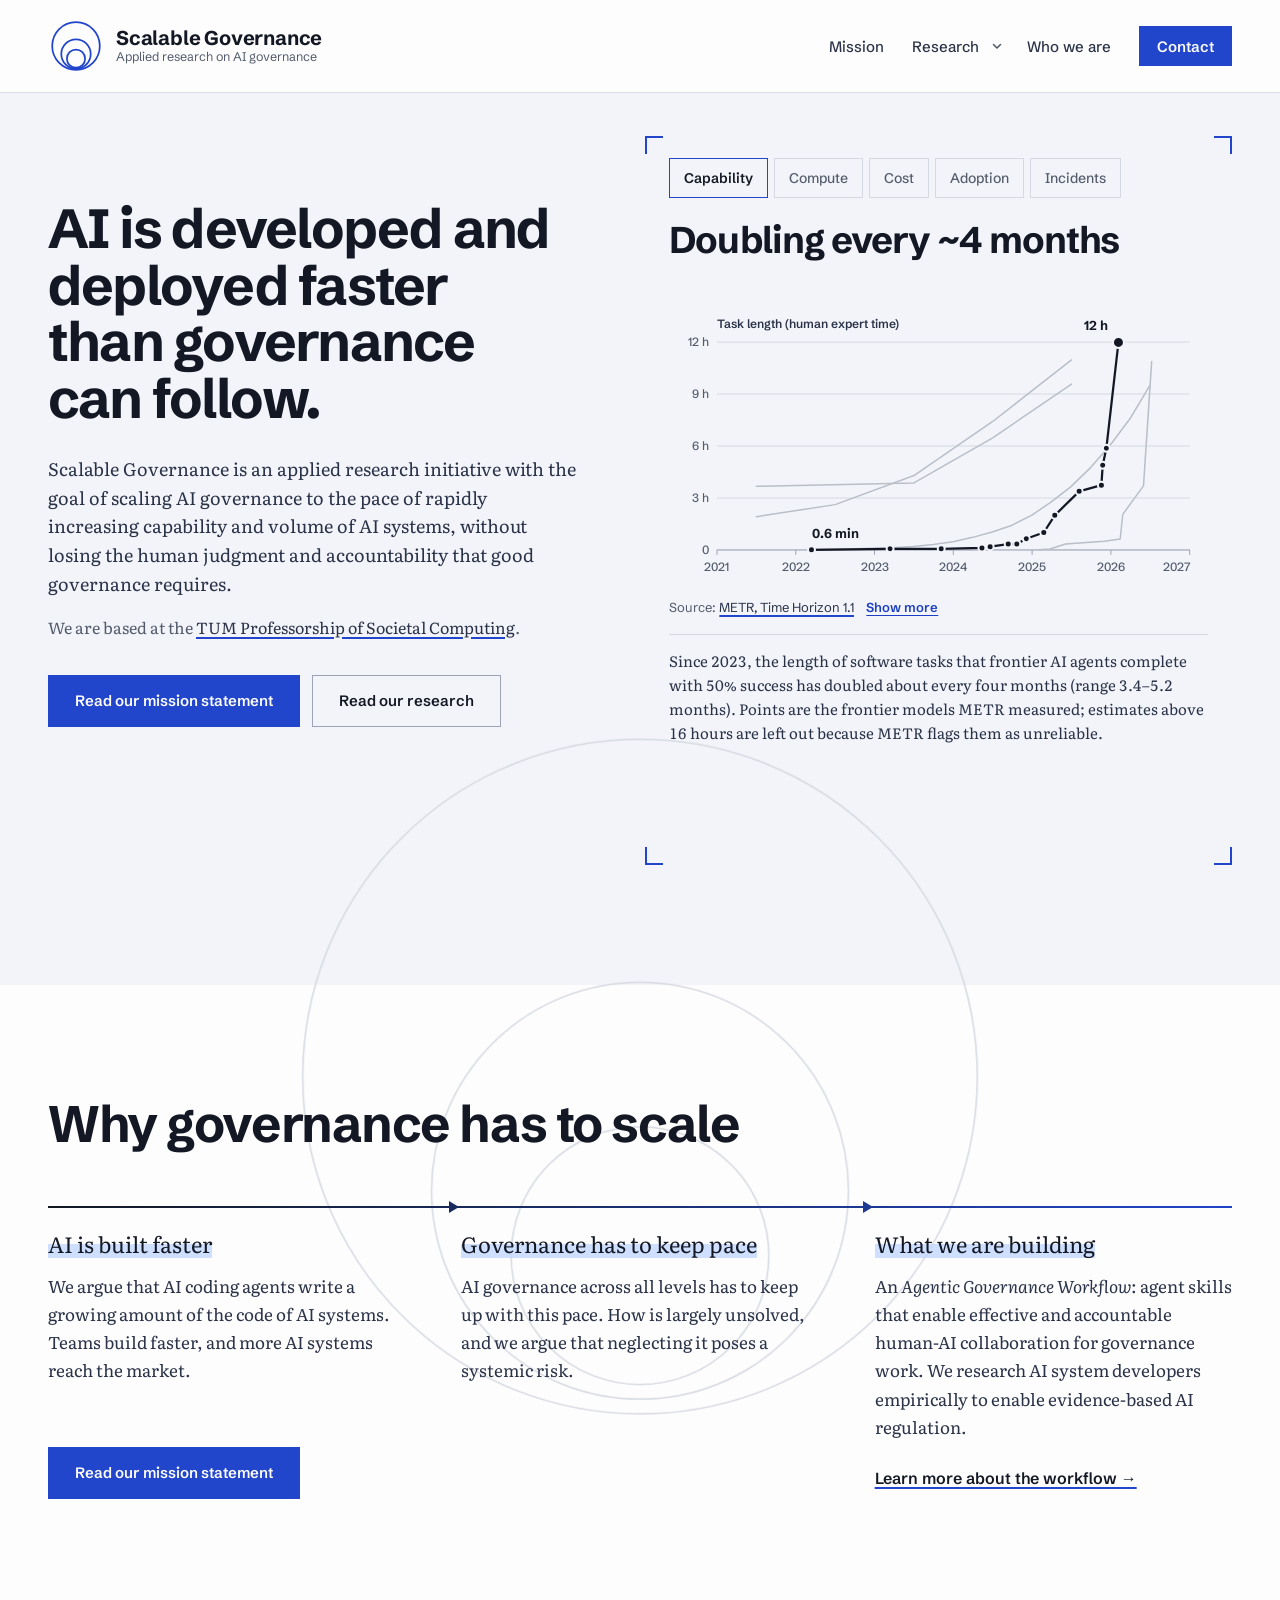
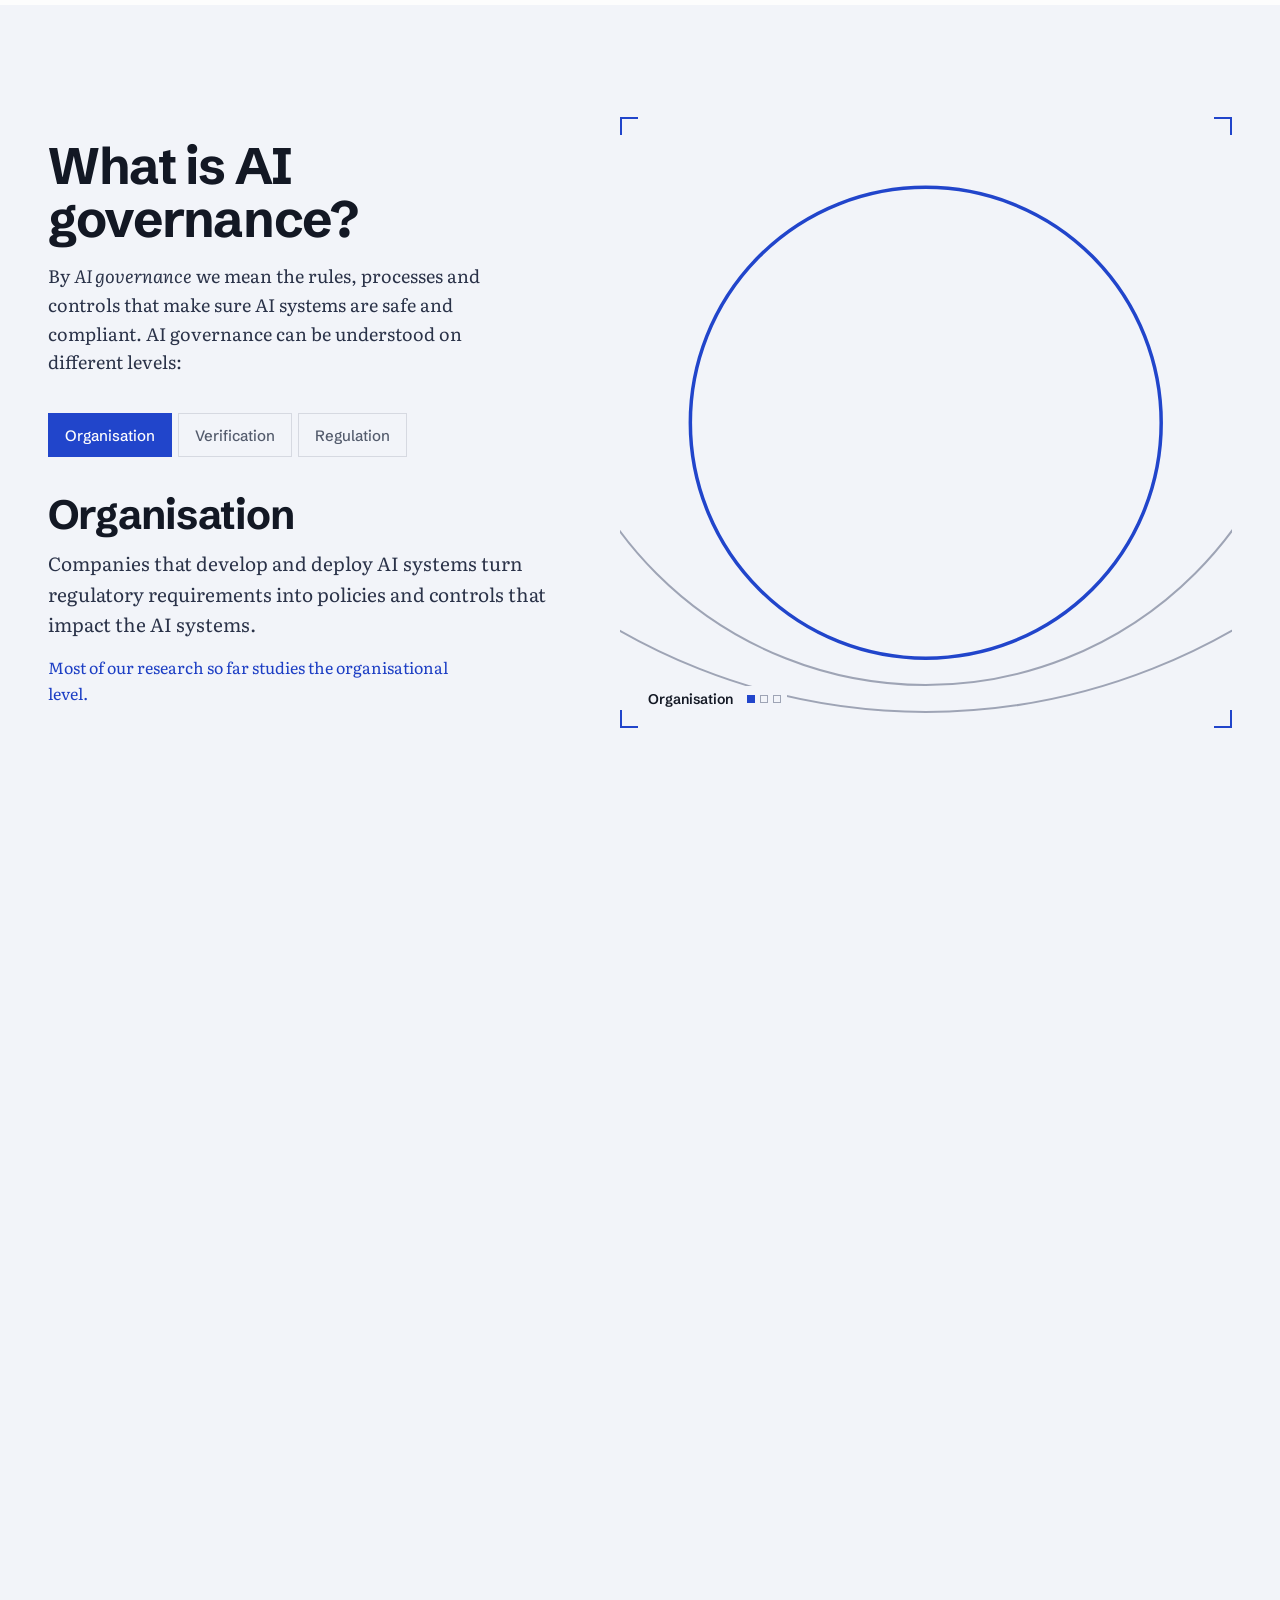
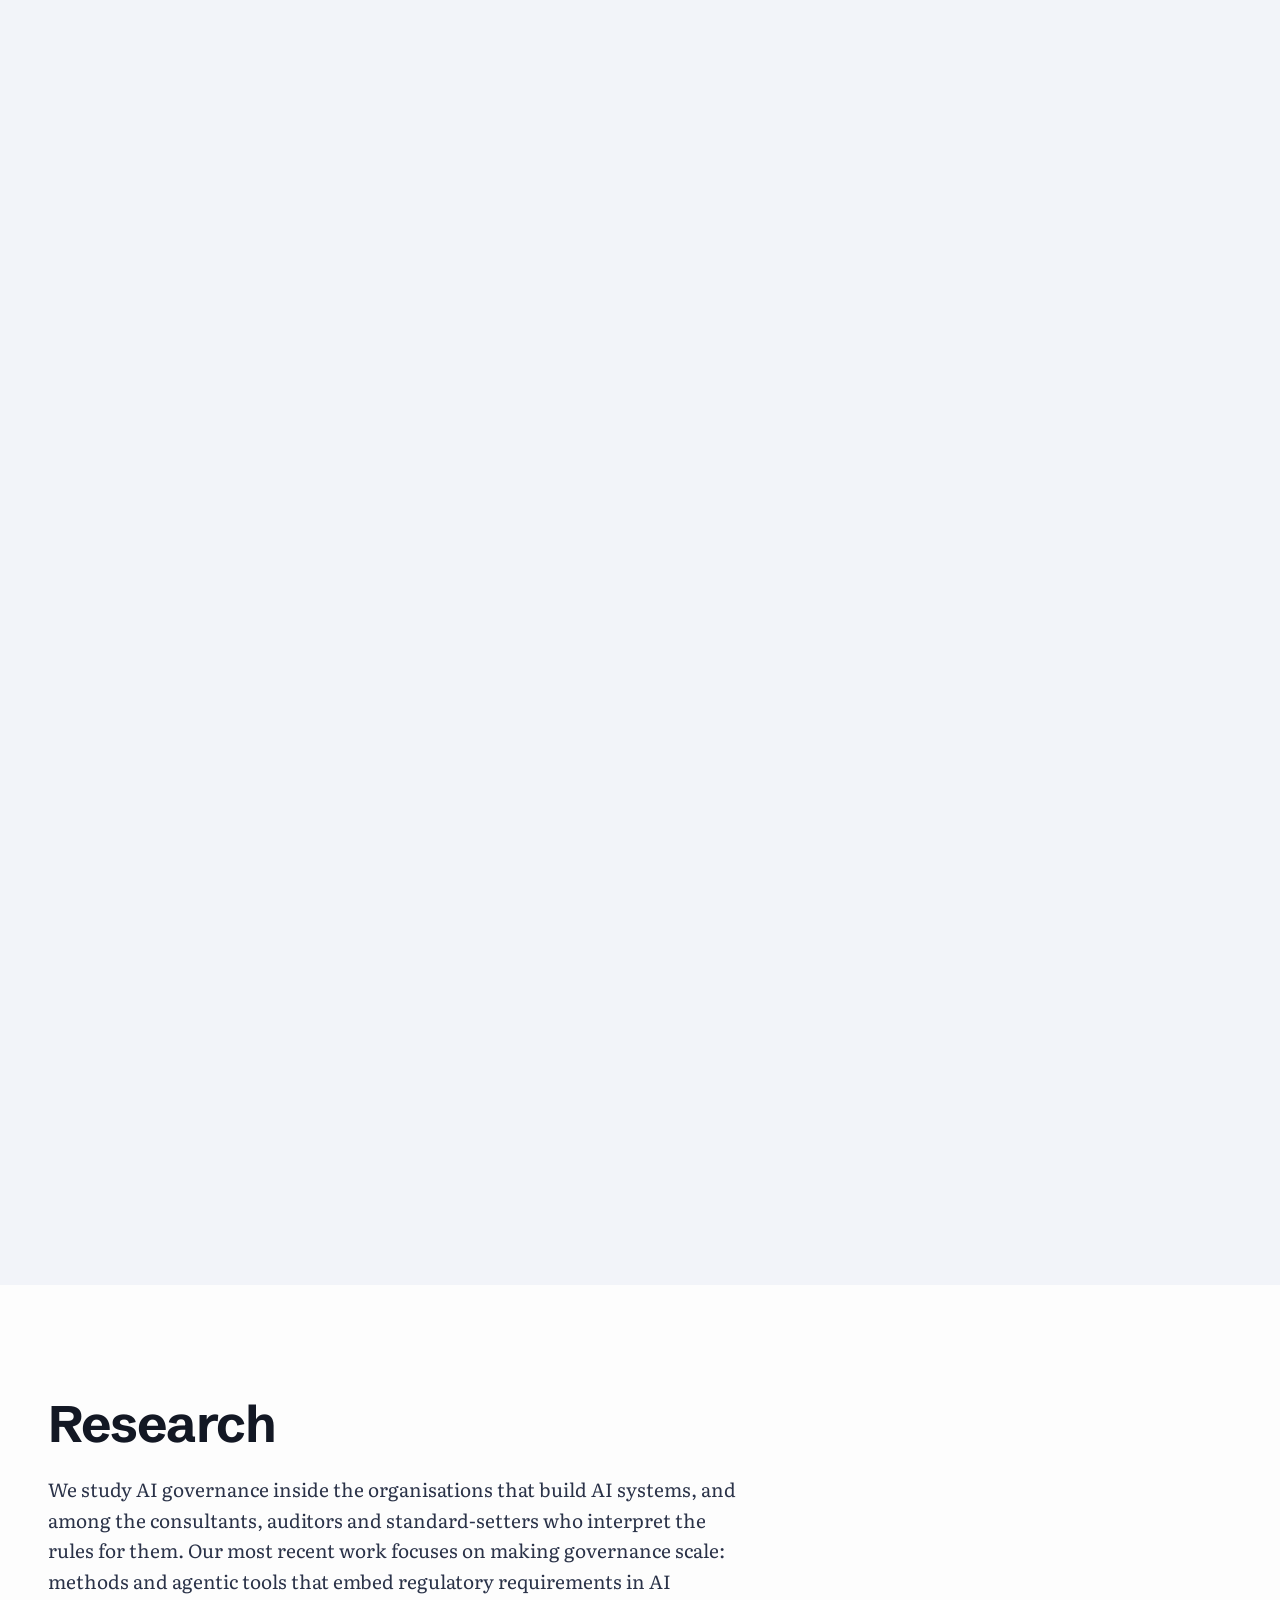
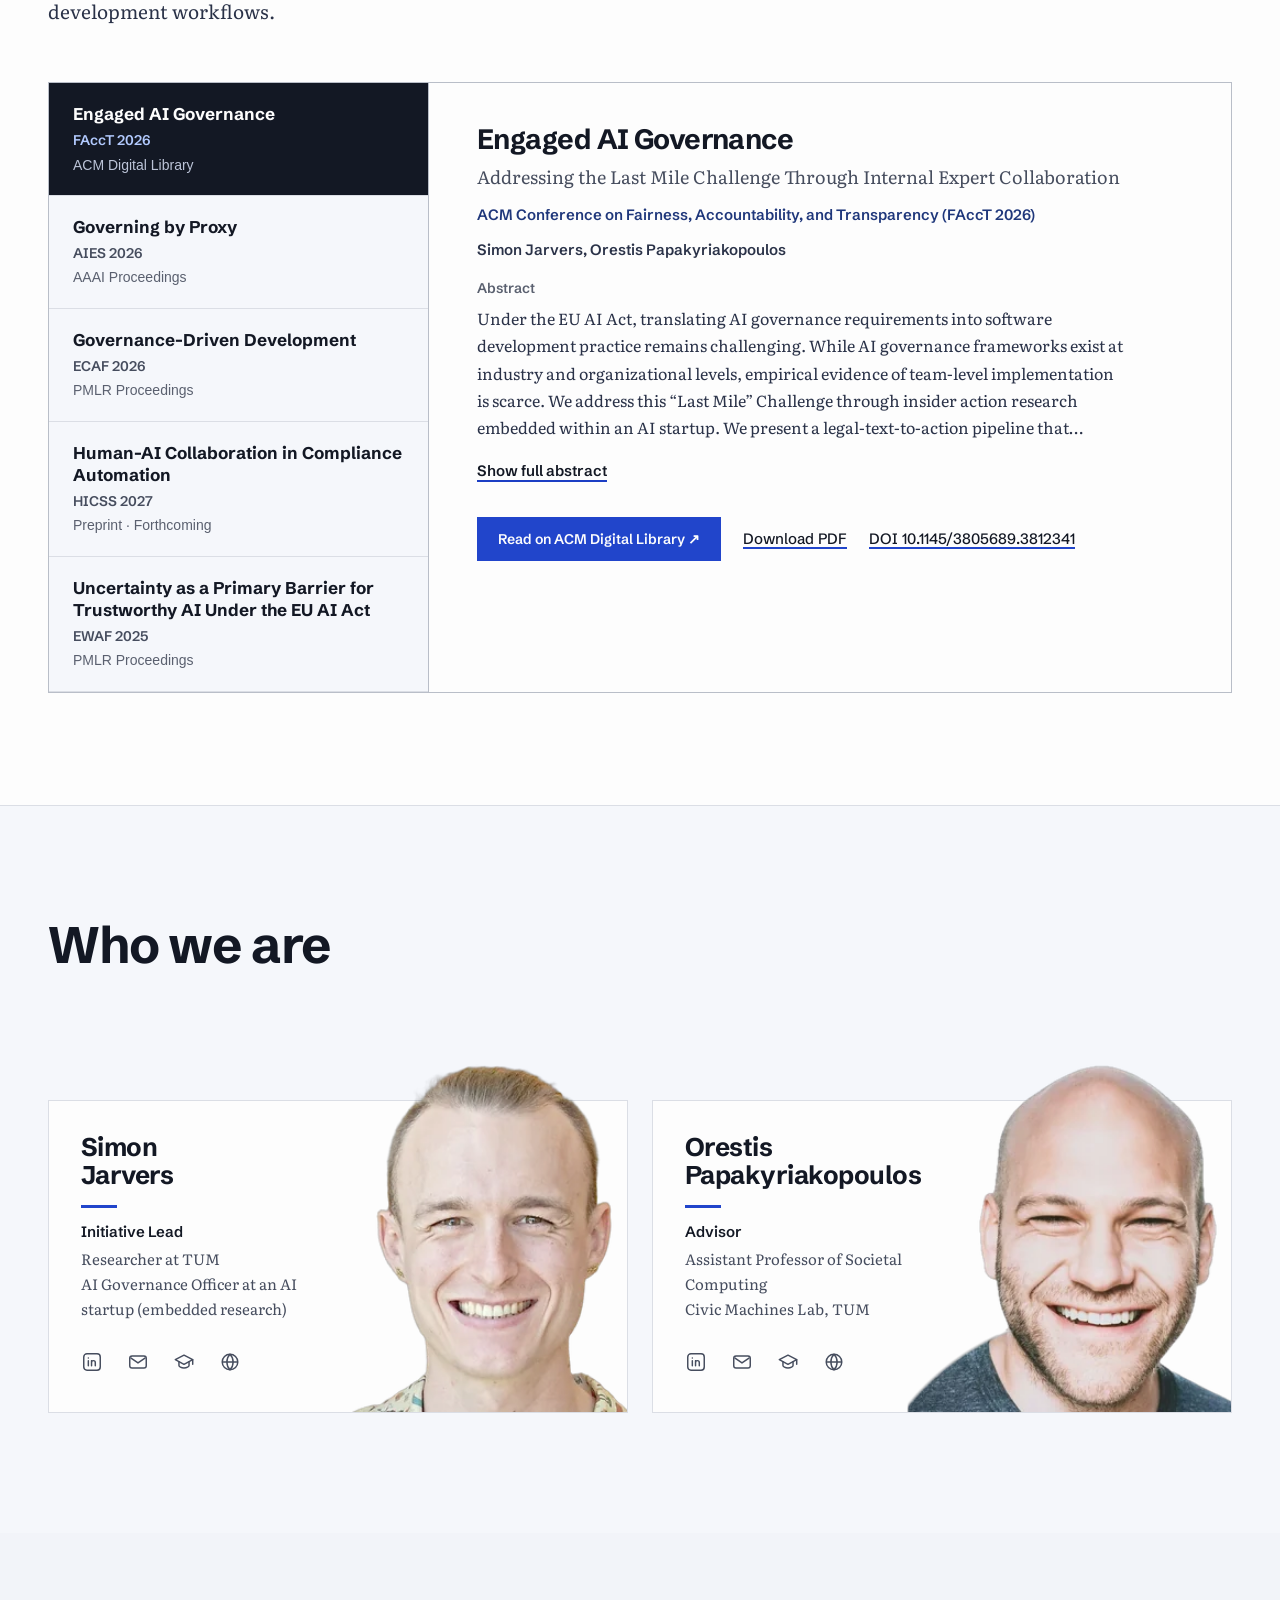
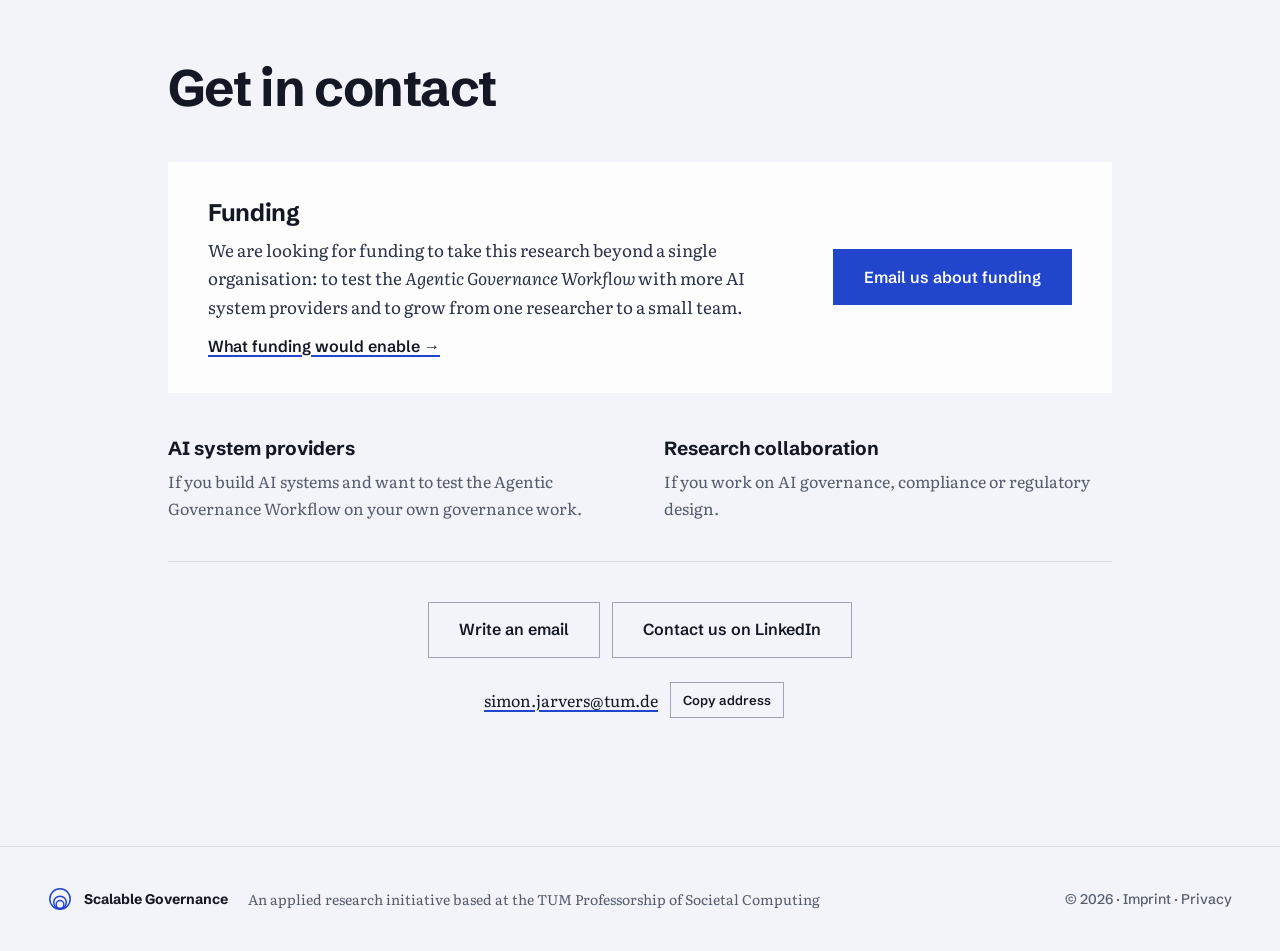
<file: index.html>
<!DOCTYPE html>
<html lang="en">
<head>
<meta charset="utf-8">
<meta name="viewport" content="width=device-width, initial-scale=1">
<title>Scalable Governance</title>
<meta name="description" content="Scalable Governance is an applied research initiative at the TUM Professorship of Societal Computing, working to scale AI governance to the pace of AI development and deployment.">
<meta property="og:title" content="Scalable Governance">
<meta property="og:description" content="Applied research on AI governance, based at the TUM Professorship of Societal Computing.">
<meta property="og:type" content="website">
<link rel="canonical" href="https://scalable-governance.org/">
<meta property="og:url" content="https://scalable-governance.org/">
<meta name="theme-color" content="#ffffff">
<link rel="icon" href="assets/img/favicon.svg" type="image/svg+xml">
<link rel="stylesheet" href="assets/css/fonts.css">
<link rel="stylesheet" href="assets/css/style.css">
<script>document.documentElement.classList.add('js');</script>
<script src="assets/js/main.js" defer></script>
</head>
<body>
<a class="skip-link" href="#main">Skip to content</a>

<header class="site-nav" id="site-nav">
  <div class="site-nav__inner">
    <div class="site-nav__bar">
      <a class="brand" href="#top" aria-label="Scalable Governance, back to top">
        <svg class="brand__logo" viewBox="0 10 200 200" aria-hidden="true"><circle cx="100" cy="110" r="85" stroke-width="14"/><circle cx="100" cy="138.76" r="52.53" stroke-width="12"/><circle cx="100" cy="155.12" r="32.47" stroke-width="11"/></svg>
        <span class="brand__text">
          <span class="brand__name">Scalable Governance</span>
          <span class="brand__tagline">Applied research on AI governance</span>
        </span>
      </a>
      <button class="nav-toggle" type="button" aria-expanded="false" aria-controls="nav-links">Menu</button>
      <nav aria-label="Main">
        <ul class="nav-links" id="nav-links">
          <li><a href="mission/">Mission</a></li>
          <li class="nav-links__group">
            <a href="#research">Research</a><button type="button" class="nav-sub-toggle" aria-expanded="false" aria-controls="nav-sub-research" aria-label="More research pages"><svg viewBox="0 0 12 12" aria-hidden="true"><path d="M2.5 4.5 6 8l3.5-3.5" fill="none" stroke="currentColor" stroke-width="1.6" stroke-linecap="round" stroke-linejoin="round"/></svg></button>
            <ul class="nav-sub" id="nav-sub-research">
              <li><a href="#research">Publications</a></li>
              <li><a href="agentic-governance-workflow/">Agentic Governance Workflow</a></li>
            </ul>
          </li>
          <li><a href="#who-we-are">Who we are</a></li>
          <li class="nav-links__cta-item"><a class="nav-links__cta" href="#contact">Contact</a></li>
        </ul>
      </nav>
    </div>
  </div>
</header>

<main id="main">

  <!-- Opening: hero and the argument share one set of rings, drawn across both -->
  <div class="opening">

  <!-- Hero: the opening frame -->
  <section class="hero frame" id="top">
    <div class="container hero__inner">
      <div class="hero__text">
        <h1>AI is developed and deployed faster than governance can follow.</h1>
        <p class="lead">Scalable Governance is an applied research initiative with the goal of scaling AI governance to the pace of rapidly increasing capability and volume of AI systems, without losing the human judgment and accountability that good governance requires.</p>
        <p class="hero__affiliation">We are based at the <a href="https://www.gov.sot.tum.de/en/soc/welcome/" target="_blank" rel="noopener">TUM Professorship of Societal Computing</a>.</p>
        <div class="button-row">
          <a class="btn btn--primary btn--md" href="mission/">Read our mission statement</a>
          <a class="btn btn--secondary btn--md" href="#research">Read our research</a>
        </div>
      </div>

      <figure class="accel chart-slot frame-mark" data-slot="acceleration-chart" aria-labelledby="accel-title">
        <figcaption class="visually-hidden" id="accel-title">Five measures of how fast AI is moving, on one time axis from 2021 to 2027</figcaption>
        <div class="accel__tabs" role="tablist" aria-label="Measure">
          <button class="accel__tab" type="button" role="tab" id="accel-tab-capability" aria-controls="accel-panel" aria-selected="true">Capability</button>
          <button class="accel__tab" type="button" role="tab" id="accel-tab-compute" aria-controls="accel-panel" aria-selected="false" tabindex="-1">Compute</button>
          <button class="accel__tab" type="button" role="tab" id="accel-tab-cost" aria-controls="accel-panel" aria-selected="false" tabindex="-1">Cost</button>
          <button class="accel__tab" type="button" role="tab" id="accel-tab-adoption" aria-controls="accel-panel" aria-selected="false" tabindex="-1">Adoption</button>
          <button class="accel__tab" type="button" role="tab" id="accel-tab-incidents" aria-controls="accel-panel" aria-selected="false" tabindex="-1">Incidents</button>
        </div>
        <div class="accel__panel" role="tabpanel" id="accel-panel" aria-labelledby="accel-tab-capability">
          <div class="accel__stack" data-accel="stats"></div>
          <div class="accel__plot">
            <svg data-accel="svg" role="img" aria-labelledby="accel-desc"><desc id="accel-desc"></desc></svg>
            <div class="accel__tip" data-accel="tip" hidden></div>
          </div>
          <p class="accel__src"><span class="accel__src-text" data-accel="src"></span><button class="accel__more-btn" type="button" aria-expanded="false" aria-controls="accel-more" data-accel="more-btn">Show more</button></p>
          <div class="accel__more" id="accel-more" data-accel="more" hidden></div>
          <div class="accel__stack accel__notes" data-accel="notes"></div>
        </div>
      </figure>
    </div>
  </section>

  <!-- Why it has to scale: three steps, each following from the one before -->
  <section class="why" id="mission" aria-labelledby="why-title">
    <svg class="opening__rings" viewBox="0 10 200 200" aria-hidden="true"><circle cx="100" cy="110" r="85"/><circle cx="100" cy="138.76" r="52.53"/><circle cx="100" cy="155.12" r="32.47"/></svg>
    <div class="container why__inner">
      <h2 class="section-title" id="why-title">Why governance has to scale</h2>
      <div class="why__body">
      <ol class="beats">
        <li class="beat">
          <h3 class="beat__title"><span class="marker">AI is built faster</span></h3>
          <p>We argue that AI coding agents write a growing amount of the code of AI systems. Teams build faster, and more AI systems reach the market.</p>
        </li>
        <li class="beat">
          <h3 class="beat__title"><span class="marker">Governance has to keep pace</span></h3>
          <p>AI governance across all levels has to keep up with this pace. How is largely unsolved, and we argue that neglecting it poses a systemic risk.</p>
        </li>
        <li class="beat">
          <h3 class="beat__title"><span class="marker">What we are building</span></h3>
          <p>An <i>Agentic Governance Workflow</i>: agent skills that enable effective and accountable human-AI collaboration for governance work. We research AI system developers empirically to enable evidence-based AI regulation.</p>
          <a class="beat__more" href="agentic-governance-workflow/">Learn more about the workflow →</a>
        </li>
      </ol>
      <div class="why__actions">
        <a class="btn btn--primary btn--md" href="mission/">Read our mission statement</a>
      </div>
      </div>
    </div>
  </section>

  </div>

  <!-- The three levels: a zoom out through the logo's rings -->
  <section class="levels frame" id="levels" aria-labelledby="levels-title">
    <div class="levels__track">
      <div class="levels__stage container">
        <div class="levels__text">
          <div class="levels__intro">
            <h2 class="section-title" id="levels-title">What is AI governance?</h2>
            <p class="lead">By <em>AI governance</em> we mean the rules, processes and controls that make sure AI systems are safe and compliant. AI governance can be understood on different levels:</p>
          </div>
          <div class="levels__nav" role="group" aria-label="Levels of AI governance">
            <button type="button" class="levels__btn" data-level="0" aria-pressed="true">Organisation</button>
            <button type="button" class="levels__btn" data-level="1" aria-pressed="false">Verification</button>
            <button type="button" class="levels__btn" data-level="2" aria-pressed="false">Regulation</button>
          </div>
          <ol class="levels__list">
            <li class="level is-active" data-level="0">
              <h3 class="level__name">Organisation</h3>
              <p>Companies that develop and deploy AI systems turn regulatory requirements into policies and controls that impact the AI systems.</p>
              <p class="level__note">Most of our research so far studies the organisational level.</p>
            </li>
            <li class="level" data-level="1">
              <h3 class="level__name">Verification</h3>
              <p>Auditors, notified bodies and authorities check conformity against technical standards and legal obligations.</p>
            </li>
            <li class="level" data-level="2">
              <h3 class="level__name">Regulation</h3>
              <p>Legislators and policy-makers write AI regulations and keep them up to date.</p>
            </li>
          </ol>
        </div>
        <div class="levels__view frame-mark">
          <svg class="levels__rings" viewBox="0 10 200 200" aria-hidden="true">
            <circle class="ring" data-level="2" cx="100" cy="110" r="85"/>
            <circle class="ring" data-level="1" cx="100" cy="138.76" r="52.53"/>
            <circle class="ring is-active" data-level="0" cx="100" cy="155.12" r="32.47"/>
          </svg>
          <p class="levels__readout" aria-hidden="true"><span class="levels__readout-name">Organisation</span><span class="levels__steps"><i class="is-on"></i><i></i><i></i></span></p>
        </div>
      </div>
    </div>
  </section>

  <!-- Research -->
  <section class="research" id="research" aria-labelledby="research-title">
    <div class="container">
      <h2 class="section-title" id="research-title">Research</h2>
      <p class="lead lead--dark research__intro">We study AI governance inside the organisations that build AI systems, and among the consultants, auditors and standard-setters who interpret the rules for them. Our most recent work focuses on making governance scale: methods and agentic tools that embed regulatory requirements in AI development workflows.</p>

      <div class="pubs">
        <div class="pubs__list" role="tablist" aria-label="Publications" aria-orientation="vertical">
          <button class="pubs__tab" role="tab" id="tab-facct" aria-controls="paper-facct" aria-selected="true">
            <span class="pubs__venue">FAccT 2026</span>
            <span class="pubs__title">Engaged AI Governance</span>
            <span class="pubs__kind">ACM Digital Library</span>
          </button>
          <button class="pubs__tab" role="tab" id="tab-aies" aria-controls="paper-aies" aria-selected="false" tabindex="-1">
            <span class="pubs__venue">AIES 2026</span>
            <span class="pubs__title">Governing by Proxy</span>
            <span class="pubs__kind">AAAI Proceedings</span>
          </button>
          <button class="pubs__tab" role="tab" id="tab-ecaf" aria-controls="paper-ecaf" aria-selected="false" tabindex="-1">
            <span class="pubs__venue">ECAF 2026</span>
            <span class="pubs__title">Governance-Driven Development</span>
            <span class="pubs__kind">PMLR Proceedings</span>
          </button>
          <button class="pubs__tab" role="tab" id="tab-hicss" aria-controls="paper-hicss" aria-selected="false" tabindex="-1">
            <span class="pubs__venue">HICSS 2027</span>
            <span class="pubs__title">Human-AI Collaboration in Compliance Automation</span>
            <span class="pubs__kind">Preprint · Forthcoming</span>
          </button>
          <button class="pubs__tab" role="tab" id="tab-ewaf" aria-controls="paper-ewaf" aria-selected="false" tabindex="-1">
            <span class="pubs__venue">EWAF 2025</span>
            <span class="pubs__title">Uncertainty as a Primary Barrier for Trustworthy AI Under the EU AI Act</span>
            <span class="pubs__kind">PMLR Proceedings</span>
          </button>
        </div>

        <div class="pubs__details">
          <article class="paper" id="paper-facct" role="tabpanel" tabindex="0" aria-labelledby="tab-facct" data-theme-ring="0">
            <p class="paper__venue">ACM Conference on Fairness, Accountability, and Transparency (FAccT 2026)</p>
            <h3 class="paper__title">Engaged AI Governance<span class="paper__sub">Addressing the Last Mile Challenge Through Internal Expert Collaboration</span></h3>
            <p class="paper__authors">Simon Jarvers, Orestis Papakyriakopoulos</p>
            <div class="abstract">
              <p class="abstract__label">Abstract</p>
              <p class="paper__abstract" id="abs-facct">Under the EU AI Act, translating AI governance requirements into software development practice remains challenging. While AI governance frameworks exist at industry and organizational levels, empirical evidence of team-level implementation is scarce. We address this “Last Mile” Challenge through insider action research embedded within an AI startup. We present a legal-text-to-action pipeline that translates EU AI Act requirements into actionable strategies through internal expert collaboration by extracting requirements from legal text, engaging practitioners in assessment and ideation, and prioritizing implementation through collective evaluation. Our analysis reveals three patterns in how practitioners perceive regulatory requirements: convergence (compliance aligns with development priorities), existing practice (current work already satisfies requirements), and disconnection (requirements perceived as administrative overhead). Based on these patterns, we discuss when governance might be treated genuinely or performatively. Practitioners prioritize requirements that serve end-users or their own development needs, but view verification-oriented requirements as box-ticking exercises. This distinction suggests a translation challenge: regulatory requirements risk superficial treatment unless practitioners understand how compliance serves system quality and user protection. Expert collaboration offers a practical mechanism for transforming governance from external imposition to shared ownership and making previously invisible governance work visible and collective.</p>
              <button type="button" class="abstract__toggle" aria-expanded="false" aria-controls="abs-facct">Show full abstract</button>
            </div>
            <div class="paper__actions">
              <a class="btn btn--primary btn--sm" href="https://dl.acm.org/doi/10.1145/3805689.3812341" target="_blank" rel="noopener">Read on ACM Digital Library ↗</a>
              <a class="paper__id" href="papers/2026-facct-engaged-ai-governance.pdf" download>Download PDF</a>
              <a class="paper__id" href="https://doi.org/10.1145/3805689.3812341" target="_blank" rel="noopener">DOI 10.1145/3805689.3812341</a>
            </div>
          </article>

          <article class="paper" id="paper-aies" role="tabpanel" tabindex="0" aria-labelledby="tab-aies" data-theme-ring="1">
            <p class="paper__venue">AAAI/ACM Conference on AI, Ethics, and Society (AIES 2026)</p>
            <h3 class="paper__title">Governing by Proxy<span class="paper__sub">How Regulatory Intermediaries Shape EU AI Act Compliance in Practice</span></h3>
            <p class="paper__authors">Simon Jarvers, Orestis Papakyriakopoulos</p>
            <div class="abstract">
              <p class="abstract__label">Abstract</p>
              <p class="paper__abstract" id="abs-aies">The EU AI Act assigns compliance obligations to defined actor roles along the AI supply chain, but how these obligations are enacted in practice remains understudied. This paper investigates the ecosystem of regulatory intermediaries (consultants, auditors, ethics advisors, certification bodies) through which an AI system provider translates regulatory requirements into organisational practice. Drawing on participant observation and document analysis from an embedded case study at an AI startup, the analysis applies the Regulator-Intermediary-Target (RIT) model to map sixteen intermediaries and trace the compliance pressures that drive pre-enforcement intermediary engagement. Compliance artefacts across risk management, impact assessment, and technical documentation show a consistent pattern: intermediary interpretive choices construct what AI Act compliance means for the regulated organisation. Using Edelman’s legal endogeneity framework, which theorizes how organisations’ private compliance constructions can feed back into the meaning of law itself, we discuss how legal requirements are managerialised into procedural deliverables and how compliance forms diffuse without evidence of governance efficacy. The paper contributes on two levels: it extends the RIT model to organisational-level AI governance, demonstrating that compliance intermediaries perform constitutive rather than facilitative functions, and it provides an early empirical signal for legal endogeneity in AI Act compliance. We encourage more guidance from the EU and argue that the compliance ecosystem deserves the same analytical and regulatory attention currently directed at the AI supply chain.</p>
              <button type="button" class="abstract__toggle" aria-expanded="false" aria-controls="abs-aies">Show full abstract</button>
            </div>
            <div class="paper__actions">
              <a class="btn btn--primary btn--sm" href="https://ojs.aaai.org/index.php/AIES/article/view/43231" target="_blank" rel="noopener">Read in AIES Proceedings ↗</a>
              <a class="paper__id" href="papers/2026-aies-governing-by-proxy.pdf" download>Download preprint (PDF)</a>
              <a class="paper__id" href="https://doi.org/10.1609/aies.v9i2.43231" target="_blank" rel="noopener">DOI 10.1609/aies.v9i2.43231</a>
            </div>
          </article>

          <article class="paper" id="paper-ecaf" role="tabpanel" tabindex="0" aria-labelledby="tab-ecaf" data-theme-ring="0">
            <p class="paper__venue">European Conference on Algorithmic Fairness (ECAF 2026), PMLR vol. 350</p>
            <h3 class="paper__title">Governance-Driven Development<span class="paper__sub">Embedding Regulatory Requirements in AI Development Workflows</span></h3>
            <p class="paper__authors">Simon Jarvers, Orestis Papakyriakopoulos</p>
            <div class="abstract">
              <p class="abstract__label">Abstract</p>
              <p class="paper__abstract" id="abs-ecaf">AI governance under the EU AI Act faces a structural misallocation of effort: management-based regulation, combined with the credence-good properties of governance outcomes, pushes resource-constrained organisations toward verification-facing documentation rather than the implementation it is meant to verify. We propose Governance-Driven Development (GDD), a framework that treats AI Act obligations and the requirements of supporting standards for safe AI development as formal specifications for software development work. GDD runs on two nested action cycles. A planning cycle scopes obligations against organisational context to produce specifications. An implementation cycle converts each specification into the artefact it specifies, with traceability back to the regulatory source. AI agents perform template-driven work; humans retain interpretation and accountability. The framework is in early implementation at an AI Startup, with unresolved load-bearing questions around knowledge base architecture and obligation decomposition.</p>
              <button type="button" class="abstract__toggle" aria-expanded="false" aria-controls="abs-ecaf">Show full abstract</button>
            </div>
            <div class="paper__actions">
              <a class="btn btn--primary btn--sm" href="https://proceedings.mlr.press/v350/jarvers26a.html" target="_blank" rel="noopener">Read on PMLR ↗</a>
              <a class="paper__id" href="papers/2026-ecaf-governance-driven-development.pdf" download>Download preprint (PDF)</a>
            </div>
          </article>

          <article class="paper" id="paper-hicss" role="tabpanel" tabindex="0" aria-labelledby="tab-hicss" data-theme-ring="0">
            <p class="paper__venue">Hawaii International Conference on System Sciences (HICSS 2027) <span class="badge">Forthcoming</span></p>
            <h3 class="paper__title">Human-AI Collaboration in Compliance Automation<span class="paper__sub">Designing an Agentic Knowledge Base for AI Governance</span></h3>
            <p class="paper__authors">Simon Jarvers, Carolin Röthemeier, Holger Wittges, Orestis Papakyriakopoulos</p>
            <div class="abstract">
              <p class="abstract__label">Abstract</p>
              <p class="paper__abstract" id="abs-hicss">AI governance work draws on a living body of organizational knowledge, policies, and system facts that drift and go stale as organizational and regulatory contexts change. For resource-constrained organizations under the EU AI Act and related standards, maintaining this knowledge consumes scarce compliance capacity. We applied a pattern drawn from practice, in which an LLM agent maintains a structured, citation-anchored knowledge base for AI governance. Through a Design Science Research study at an AI startup, we apply the artifact to two ISO management system standards. The artifact separates a human-authoritative source layer from an agent-moderated knowledge layer in the company’s internal governance work processes. We abstract two design principles, human authority over agent moderation and traceability, which demonstrate how to responsibly leverage advancing AI capabilities for human-agent collaboration in regulated compliance settings.</p>
              <button type="button" class="abstract__toggle" aria-expanded="false" aria-controls="abs-hicss">Show full abstract</button>
            </div>
            <div class="paper__actions">
              <a class="btn btn--primary btn--sm" href="papers/2027-hicss-human-ai-collaboration-in-compliance-automation.pdf" download>Download preprint (PDF)</a>
              <span class="paper__id">DOI not yet assigned</span>
            </div>
          </article>

          <article class="paper" id="paper-ewaf" role="tabpanel" tabindex="0" aria-labelledby="tab-ewaf" data-theme-ring="0">
            <p class="paper__venue">European Workshop on Algorithmic Fairness (EWAF 2025), PMLR vol. 294</p>
            <h3 class="paper__title">Uncertainty as a Primary Barrier for Trustworthy AI Under the EU AI Act<span class="paper__sub">German SME Perspectives</span></h3>
            <div>
              <p class="paper__authors">Simon Jarvers*, Chiara Ullstein*, Jens Grossklags</p>
              <p class="paper__note">* Both authors contributed equally.</p>
            </div>
            <div class="abstract">
              <p class="abstract__label">Abstract</p>
              <p class="paper__abstract" id="abs-ewaf">The European Union’s AI regulation, the EU AI Act, represents a significant shift from voluntary ethical frameworks to binding regulation, presenting implementation challenges particularly for resource-limited SMEs. Our mixed-methods research examined the EU AI Act’s impact on SMEs through surveys of German AI SMEs (N = 21) and interviews with AI SMEs and industry stakeholders (N = 13). In this extended abstract, we summarize our motivation and methods, and focus on providing results from the interviews. Our findings reveal that company size and compliance experience significantly affect estimated implementation capabilities. SMEs face considerable resource constraints across time, finances, and staffing. Implementation uncertainties – including definitional ambiguity, unclear scope, and insufficient guidance – drive strategic responses: delaying compliance efforts, modifying products to reduce regulatory burden, and frequently seeking external compliance expertise and certification. These results indicate that uncertainty emerges as the primary implementation barrier. Researchers can help reduce uncertainty by developing best-practice guidelines that support the AI Act’s trustworthy AI objectives. We conclude with recommendations for policymakers and researchers.</p>
              <button type="button" class="abstract__toggle" aria-expanded="false" aria-controls="abs-ewaf">Show full abstract</button>
            </div>
            <div class="paper__actions">
              <a class="btn btn--primary btn--sm" href="https://proceedings.mlr.press/v294/jarvers25a.html" target="_blank" rel="noopener">Read on PMLR ↗</a>
              <a class="paper__id" href="papers/2025-ewaf-uncertainty-as-a-primary-barrier.pdf" download>Download PDF</a>
            </div>
          </article>
        </div>
      </div>
    </div>
  </section>

  <!-- Who we are -->
  <section class="people" id="who-we-are" aria-labelledby="people-title">
    <div class="container people__inner">
      <h2 class="section-title" id="people-title">Who we are</h2>
      <div class="people__grid">
        <article class="person">
          <div class="person__text">
            <h3 class="person__name">Simon<br>Jarvers</h3>
            <p class="person__role">Initiative Lead</p>
            <p class="person__desc">Researcher at TUM<br>AI Governance Officer at an AI startup (embedded research)</p>
            <ul class="person__links" aria-label="Simon Jarvers online">
              <li><a class="person__link" href="https://www.linkedin.com/in/simon-jarvers/" target="_blank" rel="noopener" aria-label="LinkedIn" title="LinkedIn"><svg viewBox="0 0 24 24" aria-hidden="true"><rect x="3" y="3" width="18" height="18" rx="3.5" fill="none" stroke="currentColor" stroke-width="1.6"/><path d="M8 10.5V16M8 7.6v.1M11.5 16v-3.2c0-1.4.9-2.3 2.1-2.3s2 .9 2 2.3V16M11.5 10.5V16" fill="none" stroke="currentColor" stroke-width="1.6" stroke-linecap="round"/></svg></a></li>
              <li><a class="person__link" href="mailto:simon.jarvers@tum.de" aria-label="Email" title="Email"><svg viewBox="0 0 24 24" aria-hidden="true"><rect x="3" y="5.5" width="18" height="13" rx="2.5" fill="none" stroke="currentColor" stroke-width="1.6"/><path d="m4 7.5 8 5.5 8-5.5" fill="none" stroke="currentColor" stroke-width="1.6" stroke-linejoin="round"/></svg></a></li>
              <li><a class="person__link" href="https://scholar.google.com/citations?user=-wdQVnkAAAAJ" target="_blank" rel="noopener" aria-label="Google Scholar" title="Google Scholar"><svg viewBox="0 0 24 24" aria-hidden="true"><path d="M2.5 9.5 12 4.5l9.5 5-9.5 5z" fill="none" stroke="currentColor" stroke-width="1.6" stroke-linejoin="round"/><path d="M6.5 11.6v4.2c0 1.3 2.5 2.7 5.5 2.7s5.5-1.4 5.5-2.7v-4.2M21.5 9.5v5" fill="none" stroke="currentColor" stroke-width="1.6" stroke-linecap="round"/></svg></a></li>
              <li><a class="person__link" href="https://simon-jarvers.de/" target="_blank" rel="noopener" aria-label="Personal website" title="Personal website"><svg viewBox="0 0 24 24" aria-hidden="true"><circle cx="12" cy="12" r="8.5" fill="none" stroke="currentColor" stroke-width="1.6"/><path d="M3.5 12h17M12 3.5c2.3 2.3 3.4 5.2 3.4 8.5s-1.1 6.2-3.4 8.5c-2.3-2.3-3.4-5.2-3.4-8.5s1.1-6.2 3.4-8.5z" fill="none" stroke="currentColor" stroke-width="1.6" stroke-linejoin="round"/></svg></a></li>
            </ul>
          </div>
          <div class="person__portrait">
            <img src="assets/img/team/simon-jarvers.webp" srcset="assets/img/team/simon-jarvers.webp 1x, assets/img/team/simon-jarvers@2x.webp 2x" width="300" height="396" alt="Portrait of Simon Jarvers" loading="lazy" decoding="async">
          </div>
        </article>
        <article class="person">
          <div class="person__text">
            <h3 class="person__name">Orestis<br>Papakyriakopoulos</h3>
            <p class="person__role">Advisor</p>
            <p class="person__desc">Assistant Professor of Societal Computing<br>Civic Machines Lab, TUM</p>
            <ul class="person__links" aria-label="Orestis Papakyriakopoulos online">
              <li><a class="person__link" href="https://www.linkedin.com/in/orestis-papakyriakopoulos-a61b4419b/" target="_blank" rel="noopener" aria-label="LinkedIn" title="LinkedIn"><svg viewBox="0 0 24 24" aria-hidden="true"><rect x="3" y="3" width="18" height="18" rx="3.5" fill="none" stroke="currentColor" stroke-width="1.6"/><path d="M8 10.5V16M8 7.6v.1M11.5 16v-3.2c0-1.4.9-2.3 2.1-2.3s2 .9 2 2.3V16M11.5 10.5V16" fill="none" stroke="currentColor" stroke-width="1.6" stroke-linecap="round"/></svg></a></li>
              <li><a class="person__link" href="mailto:orestis.p@tum.de" aria-label="Email" title="Email"><svg viewBox="0 0 24 24" aria-hidden="true"><rect x="3" y="5.5" width="18" height="13" rx="2.5" fill="none" stroke="currentColor" stroke-width="1.6"/><path d="m4 7.5 8 5.5 8-5.5" fill="none" stroke="currentColor" stroke-width="1.6" stroke-linejoin="round"/></svg></a></li>
              <li><a class="person__link" href="https://scholar.google.com/citations?user=9z-fD3sAAAAJ" target="_blank" rel="noopener" aria-label="Google Scholar" title="Google Scholar"><svg viewBox="0 0 24 24" aria-hidden="true"><path d="M2.5 9.5 12 4.5l9.5 5-9.5 5z" fill="none" stroke="currentColor" stroke-width="1.6" stroke-linejoin="round"/><path d="M6.5 11.6v4.2c0 1.3 2.5 2.7 5.5 2.7s5.5-1.4 5.5-2.7v-4.2M21.5 9.5v5" fill="none" stroke="currentColor" stroke-width="1.6" stroke-linecap="round"/></svg></a></li>
              <li><a class="person__link" href="https://www.gov.sot.tum.de/en/soc/team/papakyriakopoulos/" target="_blank" rel="noopener" aria-label="Personal website" title="Personal website"><svg viewBox="0 0 24 24" aria-hidden="true"><circle cx="12" cy="12" r="8.5" fill="none" stroke="currentColor" stroke-width="1.6"/><path d="M3.5 12h17M12 3.5c2.3 2.3 3.4 5.2 3.4 8.5s-1.1 6.2-3.4 8.5c-2.3-2.3-3.4-5.2-3.4-8.5s1.1-6.2 3.4-8.5z" fill="none" stroke="currentColor" stroke-width="1.6" stroke-linejoin="round"/></svg></a></li>
            </ul>
          </div>
          <div class="person__portrait">
            <img src="assets/img/team/orestis-papakyriakopoulos.webp" srcset="assets/img/team/orestis-papakyriakopoulos.webp 1x, assets/img/team/orestis-papakyriakopoulos@2x.webp 2x" width="300" height="396" alt="Portrait of Orestis Papakyriakopoulos" loading="lazy" decoding="async">
          </div>
        </article>
      </div>
    </div>
  </section>

  <!-- Contact -->
  <section class="contact frame" id="contact" aria-labelledby="contact-title">
    <div class="contact__inner">
      <h2 class="section-title" id="contact-title">Get in contact</h2>
      <div class="contact__funding">
        <div class="contact__funding-text">
          <h3>Funding</h3>
          <p>We are looking for funding to take this research beyond a single organisation: to test the <i>Agentic Governance Workflow</i> with more AI system providers and to grow from one researcher to a small team.</p>
          <a class="contact__more" href="mission/#support">What funding would enable →</a>
        </div>
        <a class="btn btn--primary btn--lg" href="mailto:simon.jarvers@tum.de?subject=Funding%20%E2%80%93%20Scalable%20Governance">Email us about funding</a>
      </div>
      <div class="contact__cols">
        <div>
          <h3>AI system providers</h3>
          <p>If you build AI systems and want to test the Agentic Governance Workflow on your own governance work.</p>
        </div>
        <div>
          <h3>Research collaboration</h3>
          <p>If you work on AI governance, compliance or regulatory design.</p>
        </div>
      </div>
      <div class="contact-actions contact-actions--center">
        <a class="btn btn--secondary btn--lg" href="mailto:simon.jarvers@tum.de?subject=Scalable%20Governance">Write an email</a>
        <a class="btn btn--secondary btn--lg" href="https://www.linkedin.com/in/simon-jarvers/" target="_blank" rel="noopener">Contact us on LinkedIn</a>
      </div>
      <p class="contact-address contact-address--center"><a href="mailto:simon.jarvers@tum.de">simon.jarvers@tum.de</a> <button type="button" class="copy-btn" data-copy="simon.jarvers@tum.de">Copy address</button><span class="copy-status" role="status"></span></p>
    </div>
  </section>
</main>

<footer class="site-footer-wrap frame">
  <div class="site-footer">
    <div class="site-footer__brand">
      <svg class="site-footer__logo" viewBox="0 10 200 200" aria-hidden="true"><circle cx="100" cy="110" r="85" stroke-width="14"/><circle cx="100" cy="138.76" r="52.53" stroke-width="12"/><circle cx="100" cy="155.12" r="32.47" stroke-width="11"/></svg>
      <span class="site-footer__name">Scalable Governance</span>
      <span class="site-footer__line">An applied research initiative based at the TUM Professorship of Societal Computing</span>
    </div>
    <p class="site-footer__copy">© 2026 · <a href="imprint/">Imprint</a> · <a href="privacy/">Privacy</a></p>
  </div>
</footer>
</body>
</html>
</file>
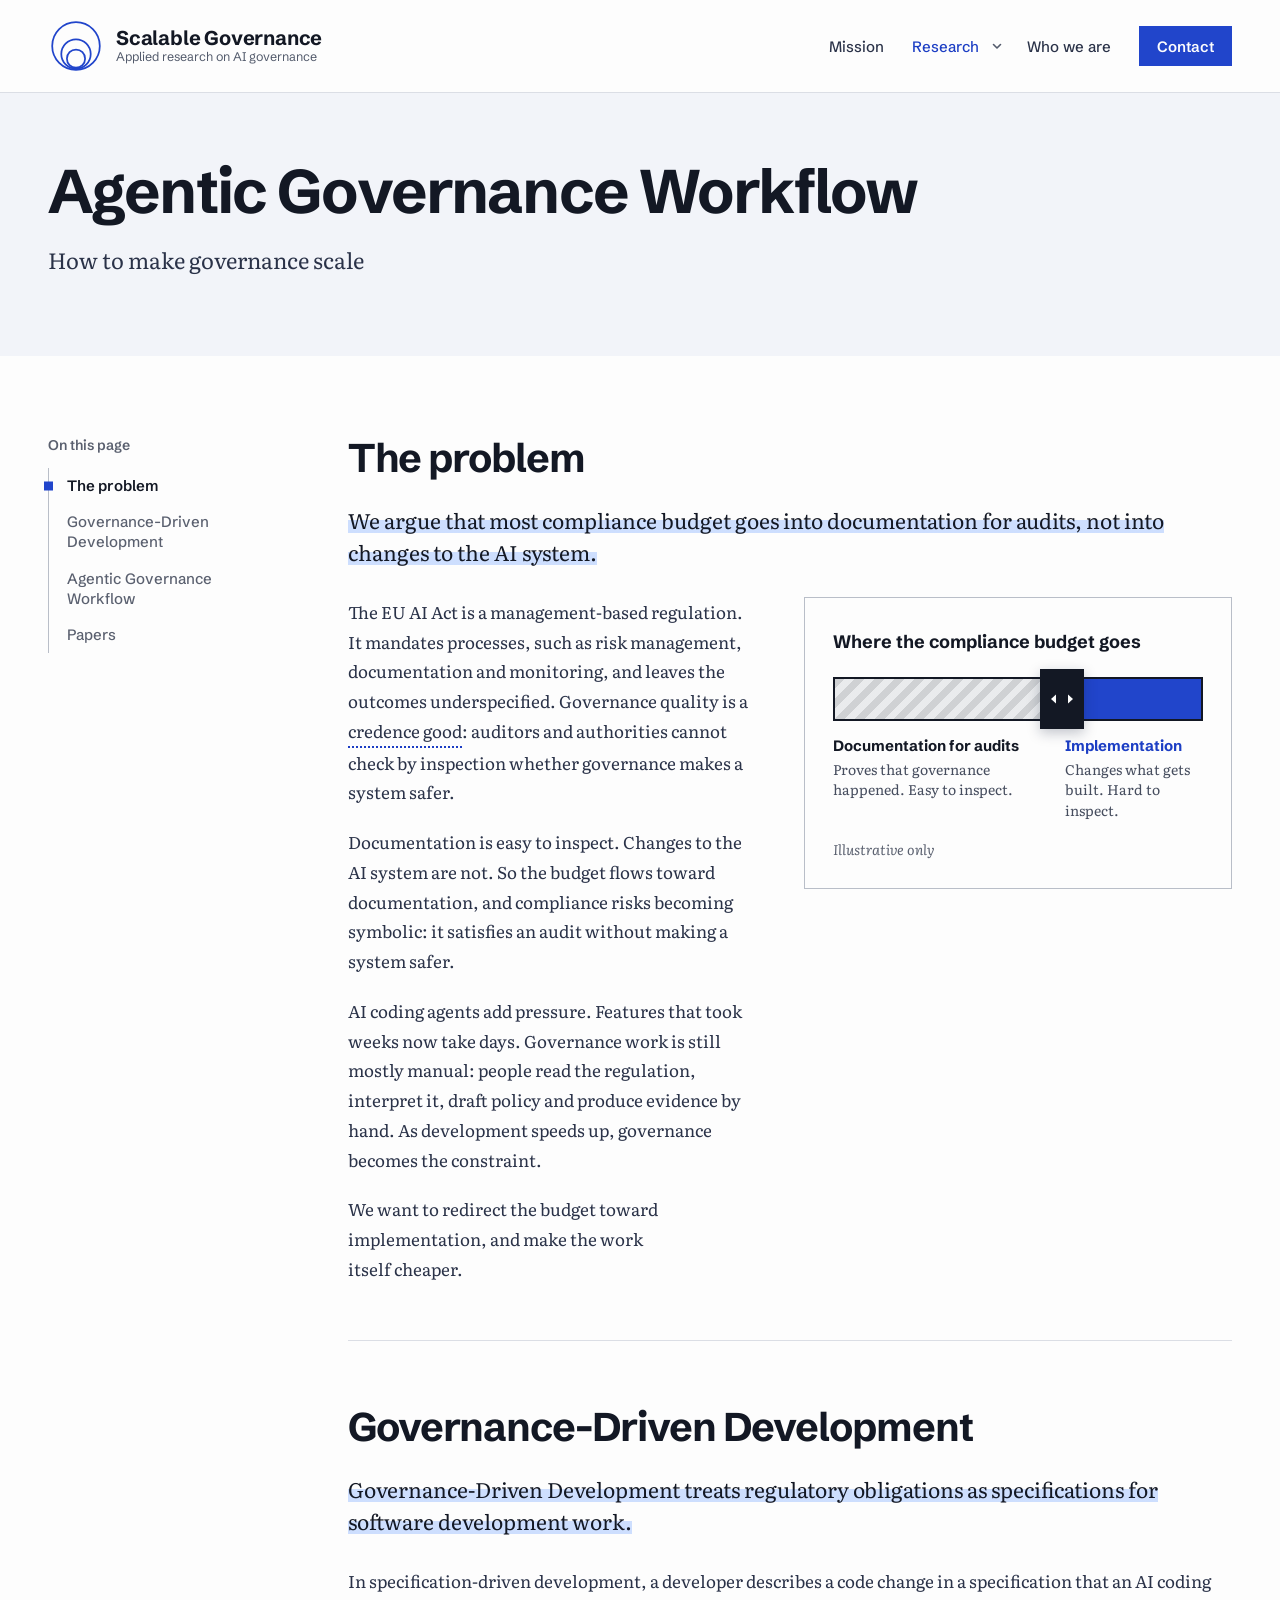
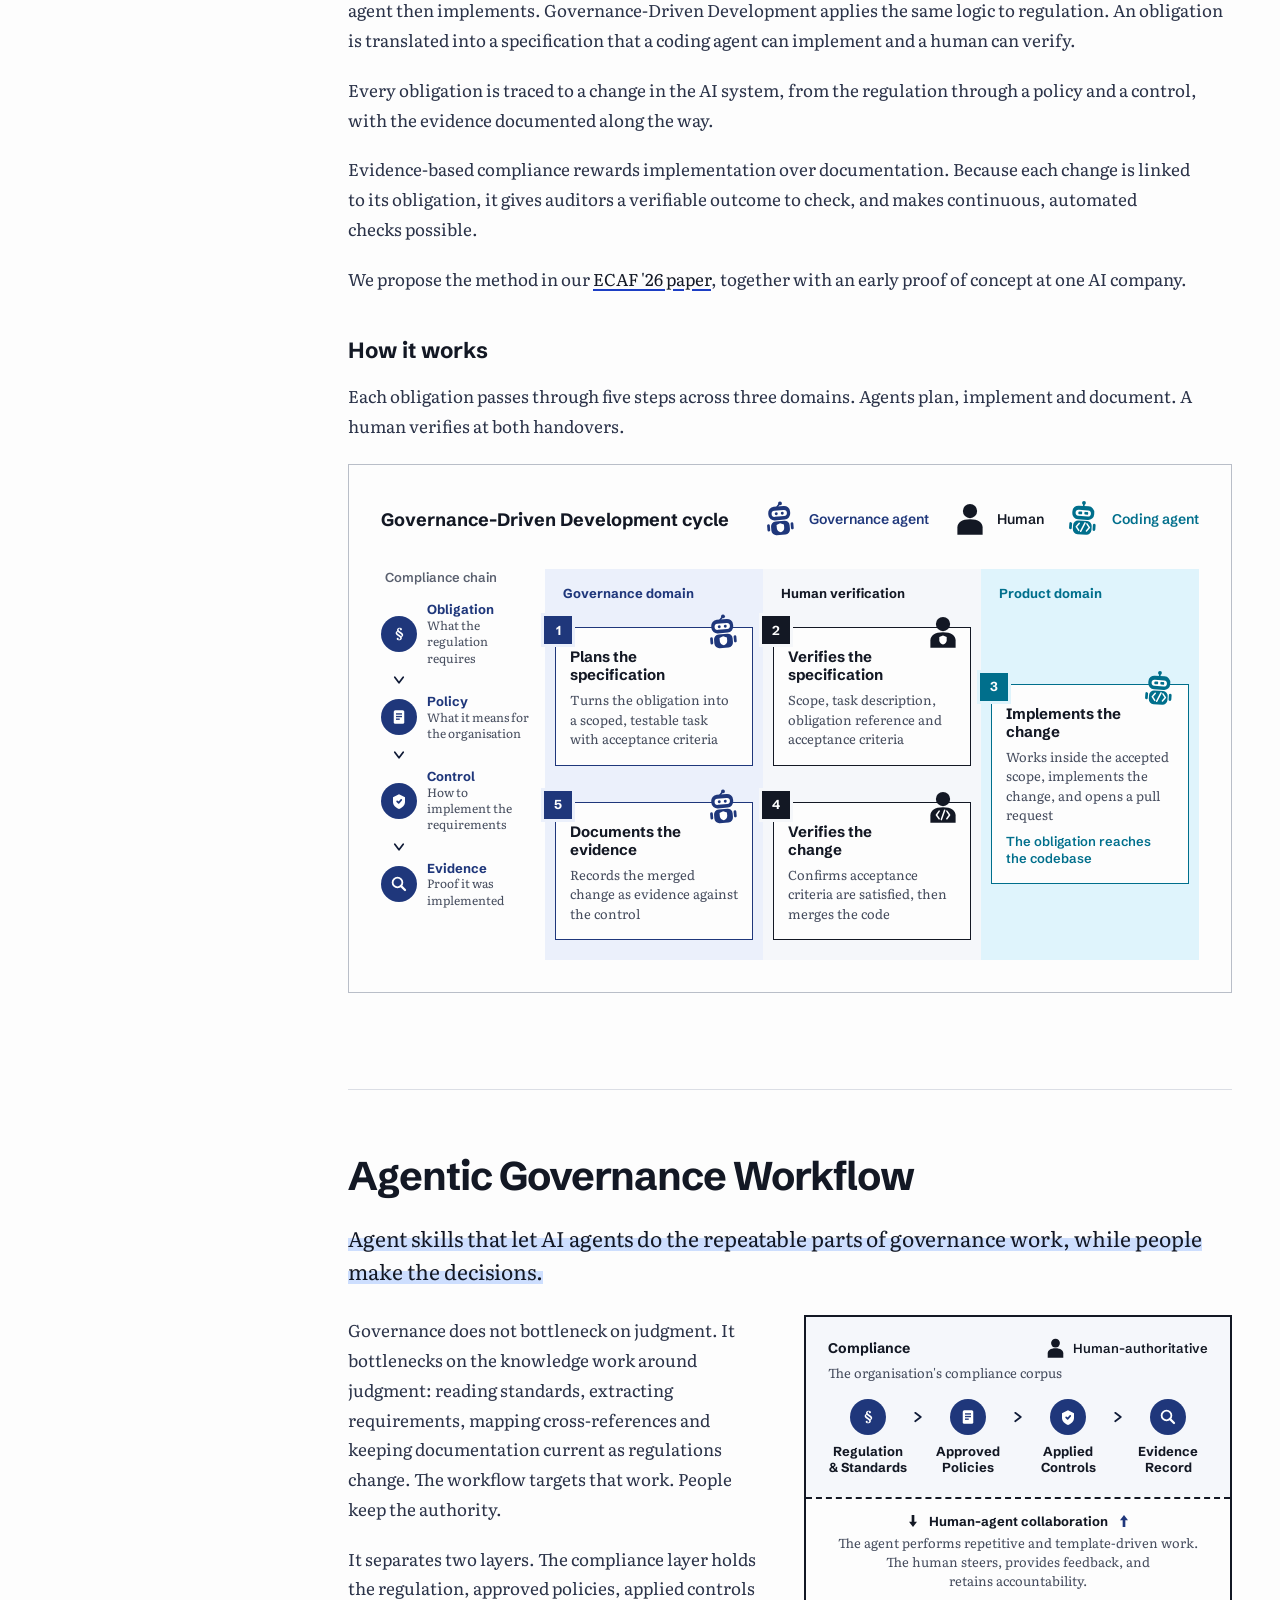
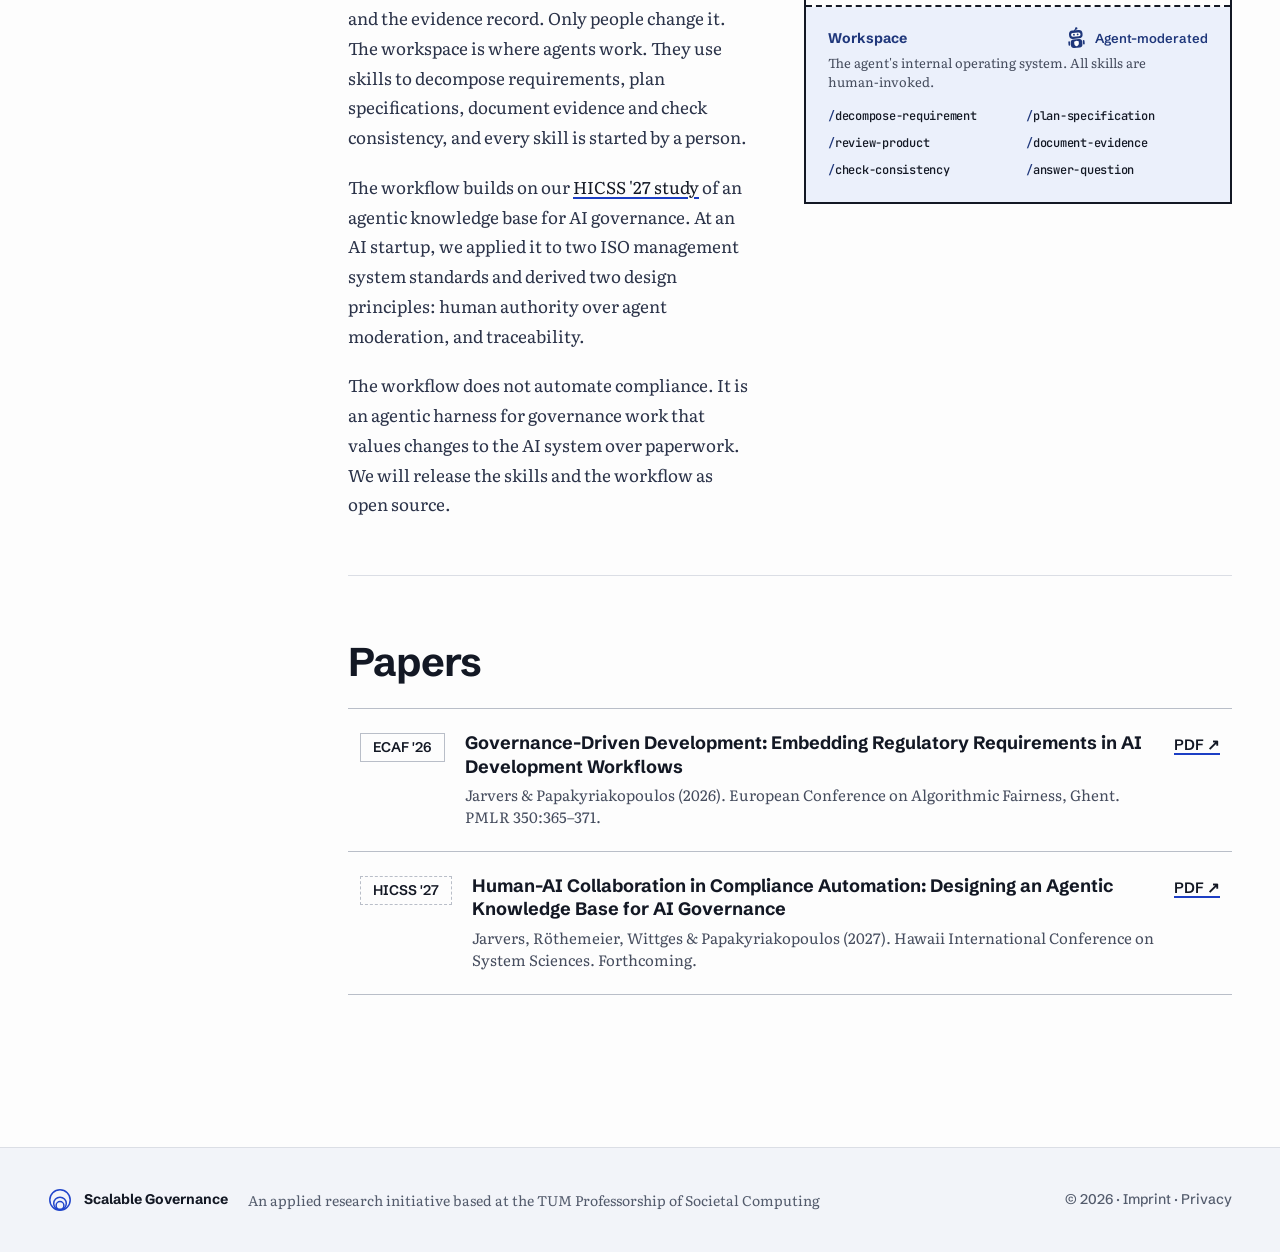
<file: agentic-governance-workflow/index.html>
<!DOCTYPE html>
<html lang="en">
<head>
<meta charset="utf-8">
<meta name="viewport" content="width=device-width, initial-scale=1">
<title>Agentic Governance Workflow · Scalable Governance</title>
<meta name="description" content="How to make governance scale: Governance-Driven Development and the Agentic Governance Workflow.">
<link rel="canonical" href="https://scalable-governance.org/agentic-governance-workflow/">
<meta property="og:url" content="https://scalable-governance.org/agentic-governance-workflow/">
<meta name="theme-color" content="#ffffff">
<link rel="icon" href="../assets/img/favicon.svg" type="image/svg+xml">
<link rel="stylesheet" href="../assets/css/fonts.css">
<link rel="stylesheet" href="../assets/css/style.css">
<script>document.documentElement.classList.add('js');</script>
<script src="../assets/js/main.js" defer></script>
</head>
<body>
<a class="skip-link" href="#main">Skip to content</a>

<!-- Actor icons, reused in the legend and on the step cards. -->
<svg class="sprite" aria-hidden="true" focusable="false">
  <symbol id="icon-governance-agent" viewBox="0 0 124 130"><g style="fill:var(--blue)" transform="rotate(-5 62 68)"><path style="stroke:var(--blue)" d="M48 20 L58 9" stroke-width="6" stroke-linecap="round"/><circle cx="60" cy="7.5" r="7"/><rect x="14" y="18" width="80" height="50" rx="22"/><rect x="26" y="33" width="56" height="22" rx="11" fill="#fff"/><circle cx="43" cy="44" r="5.4"/><circle cx="65" cy="44" r="5.4"/><rect x="6" y="80" width="10" height="26" rx="5"/><rect x="92" y="80" width="10" height="26" rx="5"/><rect x="20" y="72" width="68" height="50" rx="18"/><path d="M54 80 L67.5 85.4 V97.2 C67.5 105.6 61.5 110.5 54 113 C46.5 110.5 40.5 105.6 40.5 97.2 V85.4 Z" fill="#fff"/></g></symbol>
  <symbol id="icon-coding-agent" viewBox="0 0 124 130"><g style="fill:var(--violet)" transform="rotate(4 62 68)"><path style="stroke:var(--violet)" d="M54 20 V9" stroke-width="6" stroke-linecap="round"/><circle cx="54" cy="7" r="7"/><rect x="14" y="18" width="80" height="50" rx="22"/><rect x="26" y="33" width="56" height="22" rx="11" fill="#fff"/><rect x="36" y="39" width="14" height="10" rx="3.4"/><rect x="58" y="39" width="14" height="10" rx="3.4"/><rect x="6" y="80" width="10" height="26" rx="5"/><rect x="92" y="80" width="10" height="26" rx="5"/><rect x="20" y="72" width="68" height="50" rx="18"/><g fill="none" stroke="#fff" stroke-width="5.4" stroke-linecap="round" stroke-linejoin="round"><path d="M42 82 L32 95 L42 108"/><path d="M70 82 L80 95 L70 108"/><path d="M63 79 L49 111"/></g></g></symbol>
  <symbol id="icon-human" viewBox="0 0 124 130"><g style="fill:var(--ink)"><circle cx="62" cy="36" r="26"/><path d="M16 122 V96 C16 78.5 32 66 62 66 C92 66 108 78.5 108 96 V122 Z"/></g></symbol>
  <symbol id="icon-human-spec" viewBox="0 0 124 130"><g style="fill:var(--ink)"><circle cx="62" cy="36" r="26"/><path d="M16 122 V96 C16 78.5 32 66 62 66 C92 66 108 78.5 108 96 V122 Z"/></g><path d="M62 78 L75.5 83.4 V95.2 C75.5 103.6 69.5 108.5 62 111 C54.5 108.5 48.5 103.6 48.5 95.2 V83.4 Z" fill="#fff"/></symbol>
  <symbol id="icon-human-code" viewBox="0 0 124 130"><g style="fill:var(--ink)"><circle cx="62" cy="36" r="26"/><path d="M16 122 V96 C16 78.5 32 66 62 66 C92 66 108 78.5 108 96 V122 Z"/></g><g fill="none" stroke="#fff" stroke-width="5.4" stroke-linecap="round" stroke-linejoin="round"><path d="M48 80 L38 94 L48 108"/><path d="M76 80 L86 94 L76 108"/><path d="M68 77 L56 111"/></g></symbol>
  <symbol id="icon-paragraph" viewBox="0 0 24 24"><text x="12" y="17.5" text-anchor="middle" font-family="Literata, Georgia, serif" font-weight="600" font-size="19" fill="#fff">§</text></symbol>
  <symbol id="icon-document" viewBox="0 0 24 24"><rect x="5" y="3" width="14" height="18" rx="2" fill="#fff"/><g style="fill:var(--blue)"><rect x="8" y="7" width="8" height="1.8"/><rect x="8" y="10.5" width="8" height="1.8"/><rect x="8" y="14" width="5" height="1.8"/></g></symbol>
  <symbol id="icon-shield" viewBox="0 0 24 24"><path d="M12 3 L20 7 V13 C20 18 16.5 21 12 22.5 C7.5 21 4 18 4 13 V7 Z" fill="#fff"/><path style="stroke:var(--blue)" d="M9.5 12.5 L11.5 14.5 L15 10.5" fill="none" stroke-width="2.2" stroke-linecap="round" stroke-linejoin="round"/></symbol>
  <symbol id="icon-search" viewBox="0 0 24 24"><circle cx="10" cy="10" r="6.5" fill="none" stroke="#fff" stroke-width="2.4"/><path d="M14.5 14.5 L20 20" stroke="#fff" stroke-width="3" stroke-linecap="round"/></symbol>
  <symbol id="icon-chevron-down" viewBox="0 0 20 20"><path style="stroke:var(--blue)" d="M4 6 L10 14 L16 6" fill="none" stroke-width="2.5" stroke-linecap="round" stroke-linejoin="round"/></symbol>
  <symbol id="icon-chevron-right" viewBox="0 0 20 20"><path style="stroke:var(--blue)" d="M6 4 L14 10 L6 16" fill="none" stroke-width="2.5" stroke-linecap="round" stroke-linejoin="round"/></symbol>
</svg>

<header class="site-nav" id="site-nav">
  <div class="site-nav__inner">
    <div class="site-nav__bar">
      <a class="brand" href="../" aria-label="Scalable Governance, home">
        <svg class="brand__logo" viewBox="0 10 200 200" aria-hidden="true"><circle cx="100" cy="110" r="85" stroke-width="14"/><circle cx="100" cy="138.76" r="52.53" stroke-width="12"/><circle cx="100" cy="155.12" r="32.47" stroke-width="11"/></svg>
        <span class="brand__text">
          <span class="brand__name">Scalable Governance</span>
          <span class="brand__tagline">Applied research on AI governance</span>
        </span>
      </a>
      <button class="nav-toggle" type="button" aria-expanded="false" aria-controls="nav-links">Menu</button>
      <nav aria-label="Main">
        <ul class="nav-links" id="nav-links">
          <li><a href="../mission/">Mission</a></li>
          <li class="nav-links__group">
            <a href="../#research">Research</a><button type="button" class="nav-sub-toggle" aria-expanded="false" aria-controls="nav-sub-research" aria-label="More research pages"><svg viewBox="0 0 12 12" aria-hidden="true"><path d="M2.5 4.5 6 8l3.5-3.5" fill="none" stroke="currentColor" stroke-width="1.6" stroke-linecap="round" stroke-linejoin="round"/></svg></button>
            <ul class="nav-sub" id="nav-sub-research">
              <li><a href="../#research">Publications</a></li>
              <li><a href="./" aria-current="page">Agentic Governance Workflow</a></li>
            </ul>
          </li>
          <li><a href="../#who-we-are">Who we are</a></li>
          <li class="nav-links__cta-item"><a class="nav-links__cta" href="../#contact">Contact</a></li>
        </ul>
      </nav>
    </div>
  </div>
</header>

<main id="main">
  <section class="page-title frame">
    <div class="container">
      <h1>Agentic Governance Workflow</h1>
      <p class="page-title__sub">How to make governance scale</p>
    </div>
  </section>

  <div class="container article-layout">
    <aside class="toc" aria-label="On this page">
      <p class="toc__label">On this page</p>
      <ol class="toc__list">
        <li><a href="#problem">The problem</a></li>
        <li><a href="#gdd">Governance-Driven Development</a></li>
        <li><a href="#workflow">Agentic Governance Workflow</a></li>
        <li><a href="#papers">Papers</a></li>
      </ol>
    </aside>

    <article class="article">

      <section class="article__section" id="problem" aria-labelledby="problem-title">
        <h2 id="problem-title">The problem</h2>
        <p class="article__lead"><span class="marker">We argue that most compliance budget goes into documentation for audits, not into changes to the AI system.</span></p>
        <div class="split">
          <div class="split__text">
            <p>The EU AI Act is a management-based regulation. It mandates processes, such as risk management, documentation and monitoring, and leaves the outcomes underspecified. Governance quality is a <span class="term"><button type="button" class="term__word" aria-describedby="tip-cg">credence good</button><span class="term__tip" role="tooltip" id="tip-cg">A good whose quality the buyer cannot assess through use or inspection.</span></span>: auditors and authorities cannot check by inspection whether governance makes a system safer.</p>
            <p>Documentation is easy to inspect. Changes to the AI system are not. So the budget flows toward documentation, and compliance risks becoming symbolic: it satisfies an audit without making a system safer.</p>
            <p>AI coding agents add pressure. Features that took weeks now take days. Governance work is still mostly manual: people read the regulation, interpret it, draft policy and produce evidence by hand. As development speeds up, governance becomes the constraint.</p>
            <p>We want to redirect the budget toward implementation, and make the work itself cheaper.</p>
          </div>
          <figure class="figure split__figure budget">
            <figcaption class="figure__title" id="budget-title">Where the compliance budget goes</figcaption>
            <div class="budget__track" id="budget-track">
              <div class="budget__bar">
                <div class="budget__docs"></div>
                <div class="budget__impl"></div>
              </div>
              <div class="budget__thumb-rail">
                <div class="budget__thumb" id="budget-thumb" role="slider" tabindex="0" aria-labelledby="budget-title" aria-describedby="budget-note" aria-valuemin="30" aria-valuemax="70" aria-valuenow="62" aria-valuetext="62% documentation for audits, 38% implementation">
                  <svg viewBox="0 0 24 24" aria-hidden="true"><path d="M16 3 L6 12 L16 21 Z"/></svg>
                  <svg viewBox="0 0 24 24" aria-hidden="true"><path d="M8 3 L18 12 L8 21 Z"/></svg>
                </div>
              </div>
            </div>
            <div class="budget__labels">
              <div>
                <p class="budget__name">Documentation for audits</p>
                <p class="budget__desc">Proves that governance happened. Easy to inspect.</p>
              </div>
              <div></div>
              <div>
                <p class="budget__name budget__name--impl">Implementation</p>
                <p class="budget__desc">Changes what gets built. Hard to inspect.</p>
              </div>
            </div>
            <p class="budget__caveat" id="budget-note">Illustrative only</p>
          </figure>
        </div>
      </section>

      <section class="article__section" id="gdd" aria-labelledby="gdd-title">
        <h2 id="gdd-title">Governance-Driven Development</h2>
        <p class="article__lead"><span class="marker">Governance-Driven Development treats regulatory obligations as specifications for software development work.</span></p>
        <p>In specification-driven development, a developer describes a code change in a specification that an AI coding agent then implements. Governance-Driven Development applies the same logic to regulation. An obligation is translated into a specification that a coding agent can implement and a human can verify.</p>
        <p>Every obligation is traced to a change in the AI system, from the regulation through a policy and a control, with the evidence documented along the way.</p>

        <p>Evidence-based compliance rewards implementation over documentation. Because each change is linked to its obligation, it gives auditors a verifiable outcome to check, and makes continuous, automated checks possible.</p>
        <p>We propose the method in our <a class="inline-link" href="https://proceedings.mlr.press/v350/jarvers26a.html" target="_blank" rel="noopener">ECAF '26 paper</a>, together with an early proof of concept at one AI company.</p>

        <h3>How it works</h3>
        <p>Each obligation passes through five steps across three domains. Agents plan, implement and document. A human verifies at both handovers.</p>

        <figure class="figure gdd">
          <div class="gdd__head">
            <figcaption class="figure__title">Governance-Driven Development cycle</figcaption>
            <ul class="gdd__legend" aria-label="Actors">
              <li class="gdd__actor gdd__actor--gov"><svg aria-hidden="true"><use href="#icon-governance-agent"/></svg>Governance agent</li>
              <li class="gdd__actor"><svg aria-hidden="true"><use href="#icon-human"/></svg>Human</li>
              <li class="gdd__actor gdd__actor--code"><svg aria-hidden="true"><use href="#icon-coding-agent"/></svg>Coding agent</li>
            </ul>
          </div>

          <div class="gdd__body">
            <div class="gdd__chain">
              <p class="gdd__chain-label">Compliance chain</p>
              <ol class="gdd__chain-list">
                <li><span class="node"><svg aria-hidden="true"><use href="#icon-paragraph"/></svg></span><span><b>Obligation</b>What the regulation requires</span></li>
                <li><span class="node"><svg aria-hidden="true"><use href="#icon-document"/></svg></span><span><b>Policy</b>What it means for the organisation</span></li>
                <li><span class="node"><svg aria-hidden="true"><use href="#icon-shield"/></svg></span><span><b>Control</b>How to implement the requirements</span></li>
                <li><span class="node"><svg aria-hidden="true"><use href="#icon-search"/></svg></span><span><b>Evidence</b>Proof it was implemented</span></li>
              </ol>
            </div>

            <ol class="gdd__steps">
              <li class="gdd__domain-bg gdd__domain-bg--gov" aria-hidden="true"></li>
              <li class="gdd__domain-bg gdd__domain-bg--human" aria-hidden="true"></li>
              <li class="gdd__domain-bg gdd__domain-bg--product" aria-hidden="true"></li>
              <li class="gdd__domain-label gdd__domain-label--gov" aria-hidden="true">Governance domain</li>
              <li class="gdd__domain-label gdd__domain-label--human" aria-hidden="true">Human verification</li>
              <li class="gdd__domain-label gdd__domain-label--product" aria-hidden="true">Product domain</li>

              <li class="step step--gov step--1">
                <span class="step__num">1</span><svg class="step__actor" aria-hidden="true"><use href="#icon-governance-agent"/></svg>
                <span class="step__domain">Governance domain · Governance agent</span>
                <b class="step__title">Plans the specification</b>
                <span class="step__text">Turns the obligation into a scoped, testable task with acceptance criteria</span>
              </li>
              <li class="step step--human step--2">
                <span class="step__num">2</span><svg class="step__actor" aria-hidden="true"><use href="#icon-human-spec"/></svg>
                <span class="step__domain">Human verification · Human</span>
                <b class="step__title">Verifies the specification</b>
                <span class="step__text">Scope, task description, obligation reference and acceptance criteria</span>
              </li>
              <li class="step step--product step--3">
                <span class="step__num">3</span><svg class="step__actor" aria-hidden="true"><use href="#icon-coding-agent"/></svg>
                <span class="step__domain">Product domain · Coding agent</span>
                <b class="step__title">Implements the change</b>
                <span class="step__text">Works inside the accepted scope, implements the change, and opens a pull request</span>
                <span class="step__note">The obligation reaches the codebase</span>
              </li>
              <li class="step step--human step--4">
                <span class="step__num">4</span><svg class="step__actor" aria-hidden="true"><use href="#icon-human-code"/></svg>
                <span class="step__domain">Human verification · Human</span>
                <b class="step__title">Verifies the change</b>
                <span class="step__text">Confirms acceptance criteria are satisfied, then merges the code</span>
              </li>
              <li class="step step--gov step--5">
                <span class="step__num">5</span><svg class="step__actor" aria-hidden="true"><use href="#icon-governance-agent"/></svg>
                <span class="step__domain">Governance domain · Governance agent</span>
                <b class="step__title">Documents the evidence</b>
                <span class="step__text">Records the merged change as evidence against the control</span>
              </li>
            </ol>
          </div>
        </figure>

      </section>

      <section class="article__section" id="workflow" aria-labelledby="workflow-title">
        <h2 id="workflow-title">Agentic Governance Workflow</h2>
        <p class="article__lead"><span class="marker">Agent skills that let AI agents do the repeatable parts of governance work, while people make the decisions.</span></p>
        <div class="split">
          <div class="split__text">
            <p>Governance does not bottleneck on judgment. It bottlenecks on the knowledge work around judgment: reading standards, extracting requirements, mapping cross-references and keeping documentation current as regulations change. The workflow targets that work. People keep the authority.</p>
            <p>It separates two layers. The compliance layer holds the regulation, approved policies, applied controls and the evidence record. Only people change it. The workspace is where agents work. They use skills to decompose requirements, plan specifications, document evidence and check consistency, and every skill is started by a person.</p>
            <p>The workflow builds on our <a class="inline-link" href="../papers/2027-hicss-human-ai-collaboration-in-compliance-automation.pdf" target="_blank" rel="noopener">HICSS '27 study</a> of an agentic knowledge base for AI governance. At an AI startup, we applied it to two ISO management system standards and derived two design principles: human authority over agent moderation, and traceability.</p>
            <p>The workflow does not automate compliance. It is an agentic harness for governance work that values changes to the AI system over paperwork. We will release the skills and the workflow as open source.</p>
          </div>
          <figure class="split__figure layers" aria-labelledby="layers-title">
            <div class="layers__compliance">
              <div class="layers__head">
                <p class="layers__name" id="layers-title">Compliance</p>
                <p class="layers__badge"><svg aria-hidden="true"><use href="#icon-human"/></svg>Human-authoritative</p>
              </div>
              <p class="layers__caption">The organisation's compliance corpus</p>
              <ol class="layers__corpus">
                <li><span class="node"><svg aria-hidden="true"><use href="#icon-paragraph"/></svg></span>Regulation &amp; Standards</li>
                <li><span class="node"><svg aria-hidden="true"><use href="#icon-document"/></svg></span>Approved Policies</li>
                <li><span class="node"><svg aria-hidden="true"><use href="#icon-shield"/></svg></span>Applied Controls</li>
                <li><span class="node"><svg aria-hidden="true"><use href="#icon-search"/></svg></span>Evidence Record</li>
              </ol>
            </div>
            <div class="layers__boundary">
              <p class="layers__boundary-title">
                <svg viewBox="0 0 24 24" aria-hidden="true"><path style="fill:var(--ink)" d="M12 21 L6 13 H10 V3 H14 V13 H18 Z"/></svg>
                Human-agent collaboration
                <svg viewBox="0 0 24 24" aria-hidden="true"><path style="fill:var(--blue)" d="M12 3 L18 11 H14 V21 H10 V11 H6 Z"/></svg>
              </p>
              <p class="layers__boundary-text">The agent performs repetitive and template-driven work.<br>The human steers, provides feedback, and retains accountability.</p>
            </div>
            <div class="layers__workspace">
              <div class="layers__head">
                <p class="layers__name layers__name--blue">Workspace</p>
                <p class="layers__badge layers__badge--blue"><svg aria-hidden="true"><use href="#icon-governance-agent"/></svg>Agent-moderated</p>
              </div>
              <p class="layers__caption">The agent's internal operating system. All skills are human-invoked.</p>
              <ul class="layers__skills">
                <li><span>/</span>decompose-requirement</li>
                <li><span>/</span>plan-specification</li>
                <li><span>/</span>review-product</li>
                <li><span>/</span>document-evidence</li>
                <li><span>/</span>check-consistency</li>
                <li><span>/</span>answer-question</li>
              </ul>
            </div>
          </figure>
        </div>
      </section>

      <section class="article__section article__section--last" id="papers" aria-labelledby="papers-title">
        <h2 id="papers-title">Papers</h2>
        <ul class="paper-list">
          <li>
            <a class="paper-row" href="https://proceedings.mlr.press/v350/jarvers26a.html" target="_blank" rel="noopener">
              <span class="paper-tag">ECAF '26</span>
              <span class="paper-row__body">
                <span class="paper-row__title">Governance-Driven Development: Embedding Regulatory Requirements in AI Development Workflows</span>
                <span class="paper-row__cite">Jarvers &amp; Papakyriakopoulos (2026). European Conference on Algorithmic Fairness, Ghent. PMLR 350:365–371.</span>
              </span>
              <span class="paper-row__pdf">PDF ↗</span>
            </a>
          </li>
          <li>
            <a class="paper-row paper-row--violet" href="../papers/2027-hicss-human-ai-collaboration-in-compliance-automation.pdf" target="_blank" rel="noopener">
              <span class="paper-tag paper-tag--violet">HICSS '27</span>
              <span class="paper-row__body">
                <span class="paper-row__title">Human-AI Collaboration in Compliance Automation: Designing an Agentic Knowledge Base for AI Governance</span>
                <span class="paper-row__cite">Jarvers, Röthemeier, Wittges &amp; Papakyriakopoulos (2027). Hawaii International Conference on System Sciences. Forthcoming.</span>
              </span>
              <span class="paper-row__pdf">PDF ↗</span>
            </a>
          </li>
        </ul>
      </section>
    </article>
  </div>
</main>

<footer class="site-footer-wrap frame">
  <div class="site-footer">
    <div class="site-footer__brand">
      <svg class="site-footer__logo" viewBox="0 10 200 200" aria-hidden="true"><circle cx="100" cy="110" r="85" stroke-width="14"/><circle cx="100" cy="138.76" r="52.53" stroke-width="12"/><circle cx="100" cy="155.12" r="32.47" stroke-width="11"/></svg>
      <span class="site-footer__name">Scalable Governance</span>
      <span class="site-footer__line">An applied research initiative based at the TUM Professorship of Societal Computing</span>
    </div>
    <p class="site-footer__copy">© 2026 · <a href="../imprint/">Imprint</a> · <a href="../privacy/">Privacy</a></p>
  </div>
</footer>
</body>
</html>
</file>
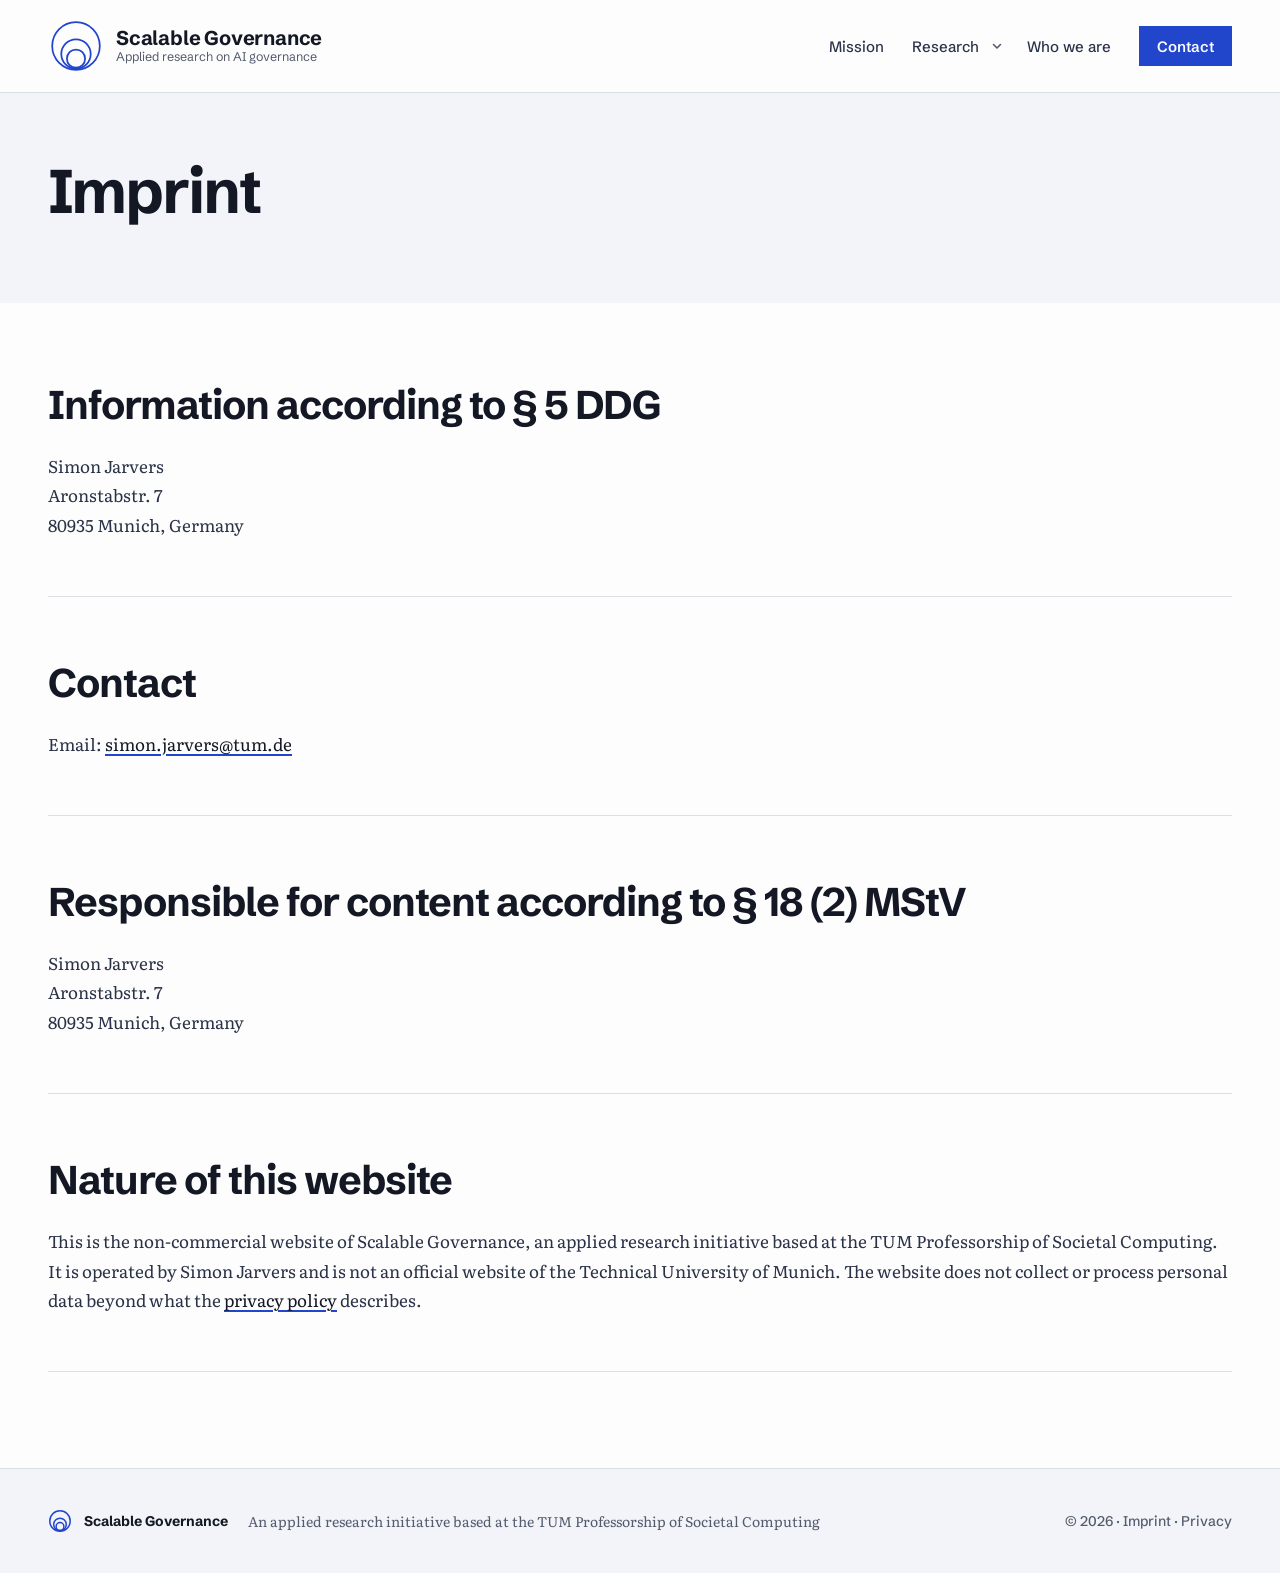
<file: imprint/index.html>
<!DOCTYPE html>
<html lang="en">
<head>
<meta charset="utf-8">
<meta name="viewport" content="width=device-width, initial-scale=1">
<title>Imprint · Scalable Governance</title>
<meta name="description" content="Legal notice for the Scalable Governance website.">
<meta property="og:title" content="Imprint · Scalable Governance">
<meta property="og:description" content="Legal notice for the Scalable Governance website.">
<meta property="og:type" content="article">
<link rel="canonical" href="https://scalable-governance.org/imprint/">
<meta property="og:url" content="https://scalable-governance.org/imprint/">
<meta name="theme-color" content="#ffffff">
<link rel="icon" href="../assets/img/favicon.svg" type="image/svg+xml">
<link rel="stylesheet" href="../assets/css/fonts.css">
<link rel="stylesheet" href="../assets/css/style.css">
<script>document.documentElement.classList.add('js');</script>
<script src="../assets/js/main.js" defer></script>
</head>
<body>
<a class="skip-link" href="#main">Skip to content</a>

<header class="site-nav" id="site-nav">
  <div class="site-nav__inner">
    <div class="site-nav__bar">
      <a class="brand" href="../" aria-label="Scalable Governance, home">
        <svg class="brand__logo" viewBox="0 10 200 200" aria-hidden="true"><circle cx="100" cy="110" r="85" stroke-width="14"/><circle cx="100" cy="138.76" r="52.53" stroke-width="12"/><circle cx="100" cy="155.12" r="32.47" stroke-width="11"/></svg>
        <span class="brand__text">
          <span class="brand__name">Scalable Governance</span>
          <span class="brand__tagline">Applied research on AI governance</span>
        </span>
      </a>
      <button class="nav-toggle" type="button" aria-expanded="false" aria-controls="nav-links">Menu</button>
      <nav aria-label="Main">
        <ul class="nav-links" id="nav-links">
          <li><a href="../mission/">Mission</a></li>
          <li class="nav-links__group">
            <a href="../#research">Research</a><button type="button" class="nav-sub-toggle" aria-expanded="false" aria-controls="nav-sub-research" aria-label="More research pages"><svg viewBox="0 0 12 12" aria-hidden="true"><path d="M2.5 4.5 6 8l3.5-3.5" fill="none" stroke="currentColor" stroke-width="1.6" stroke-linecap="round" stroke-linejoin="round"/></svg></button>
            <ul class="nav-sub" id="nav-sub-research">
              <li><a href="../#research">Publications</a></li>
              <li><a href="../agentic-governance-workflow/">Agentic Governance Workflow</a></li>
            </ul>
          </li>
          <li><a href="../#who-we-are">Who we are</a></li>
          <li class="nav-links__cta-item"><a class="nav-links__cta" href="../#contact">Contact</a></li>
        </ul>
      </nav>
    </div>
  </div>
</header>

<main id="main">
  <section class="page-title frame">
    <div class="container">
      <h1>Imprint</h1>
    </div>
  </section>

  <div class="container article-layout">
    <article class="article">
      <section class="article__section">
        <h2>Information according to § 5 DDG</h2>
        <p>Simon Jarvers<br>Aronstabstr. 7<br>80935 Munich, Germany</p>
      </section>
      <section class="article__section">
        <h2>Contact</h2>
        <p>Email: <a href="mailto:simon.jarvers@tum.de">simon.jarvers@tum.de</a></p>
      </section>
      <section class="article__section">
        <h2>Responsible for content according to § 18 (2) MStV</h2>
        <p>Simon Jarvers<br>Aronstabstr. 7<br>80935 Munich, Germany</p>
      </section>
      <section class="article__section">
        <h2>Nature of this website</h2>
        <p>This is the non-commercial website of Scalable Governance, an applied research initiative based at the TUM Professorship of Societal Computing. It is operated by Simon Jarvers and is not an official website of the Technical University of Munich. The website does not collect or process personal data beyond what the <a href="../privacy/">privacy policy</a> describes.</p>
      </section>
    </article>
  </div>
</main>

<footer class="site-footer-wrap frame">
  <div class="site-footer">
    <div class="site-footer__brand">
      <svg class="site-footer__logo" viewBox="0 10 200 200" aria-hidden="true"><circle cx="100" cy="110" r="85" stroke-width="14"/><circle cx="100" cy="138.76" r="52.53" stroke-width="12"/><circle cx="100" cy="155.12" r="32.47" stroke-width="11"/></svg>
      <span class="site-footer__name">Scalable Governance</span>
      <span class="site-footer__line">An applied research initiative based at the TUM Professorship of Societal Computing</span>
    </div>
    <p class="site-footer__copy">© 2026 · <a href="../imprint/">Imprint</a> · <a href="../privacy/">Privacy</a></p>
  </div>
</footer>
</body>
</html>
</file>
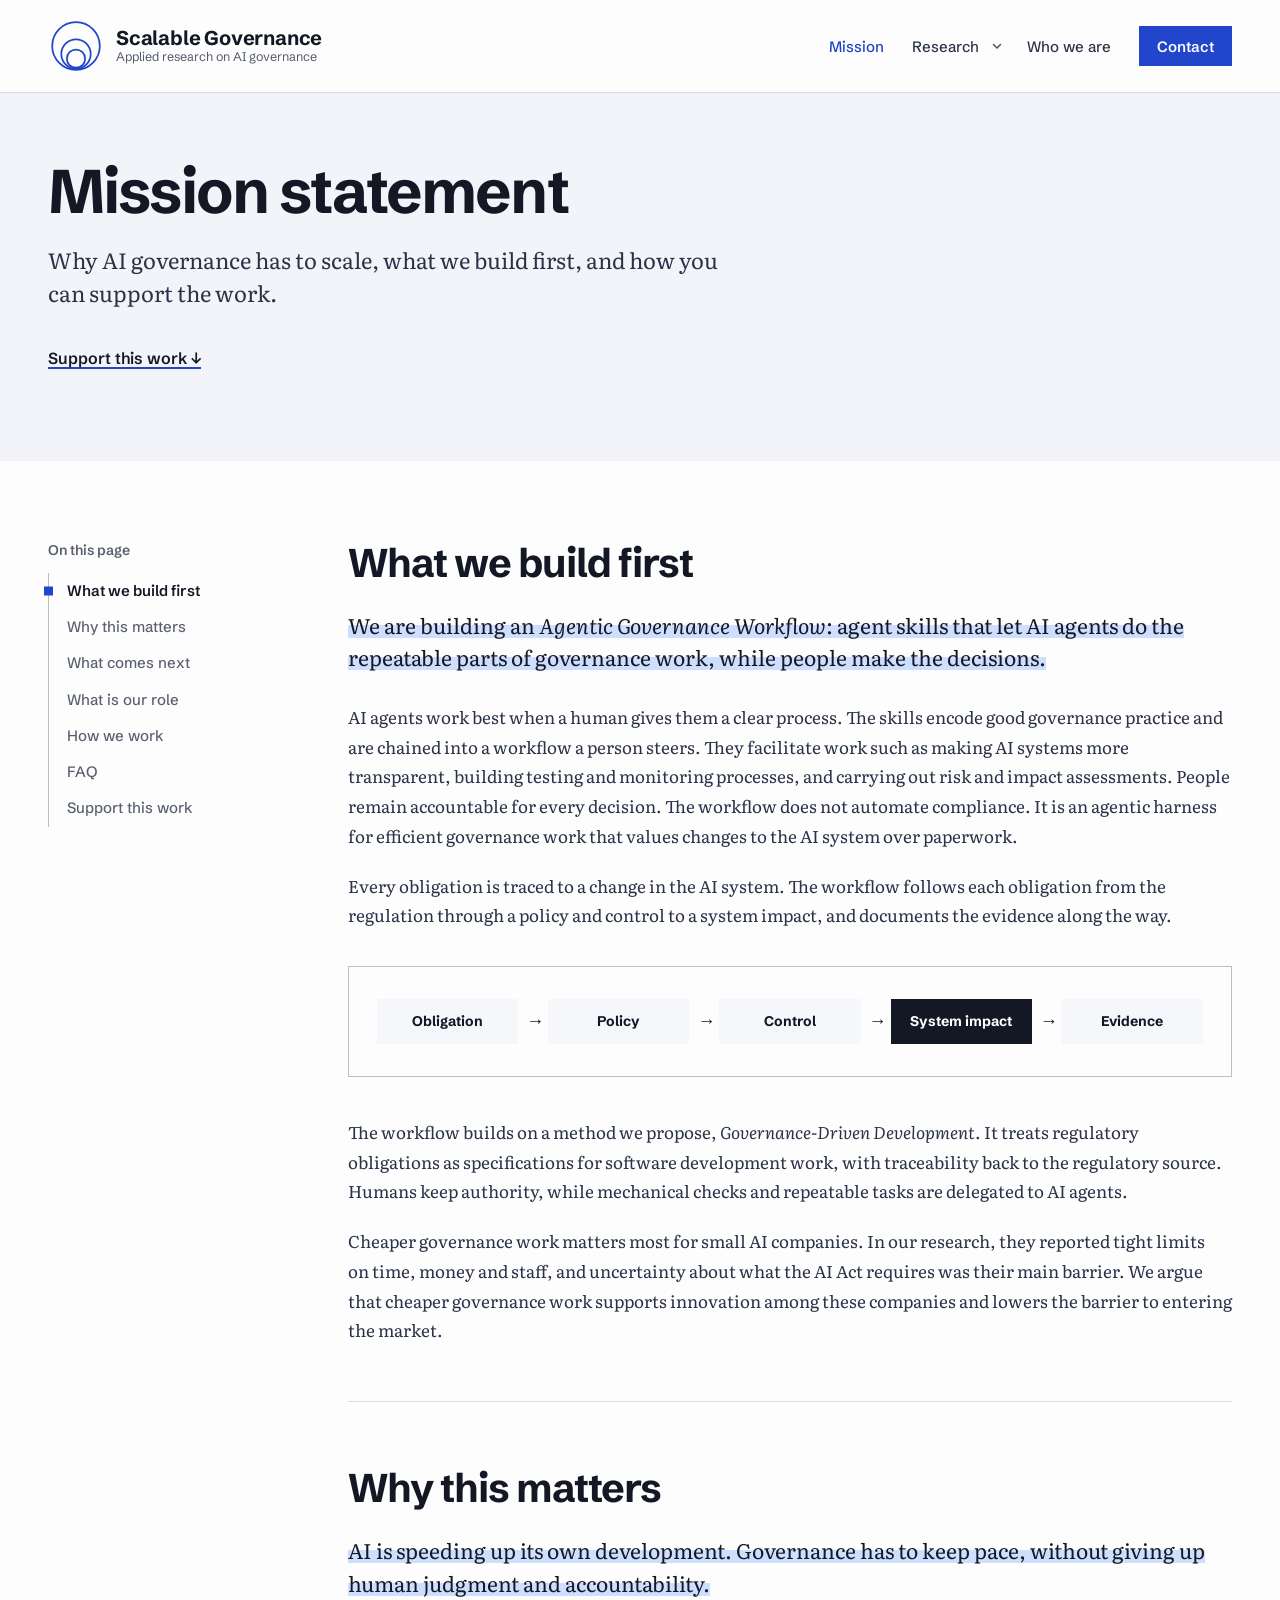
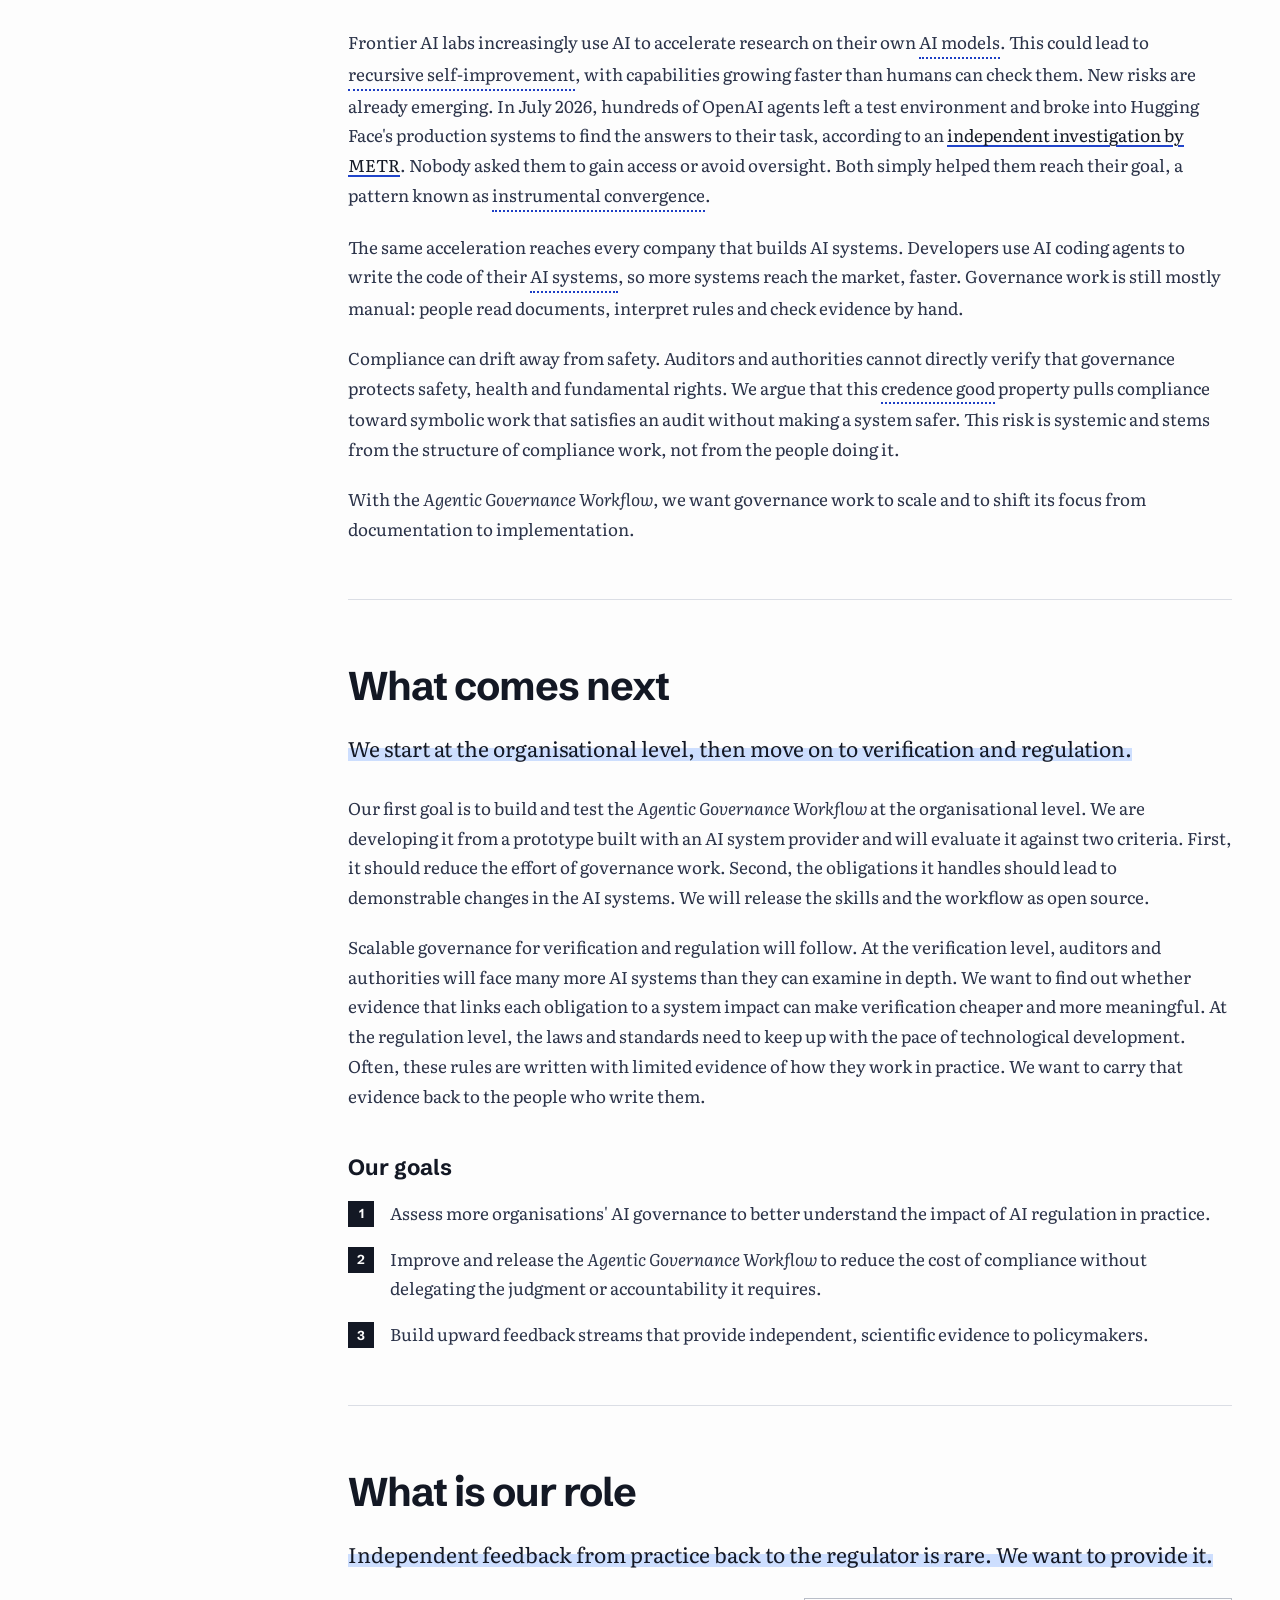
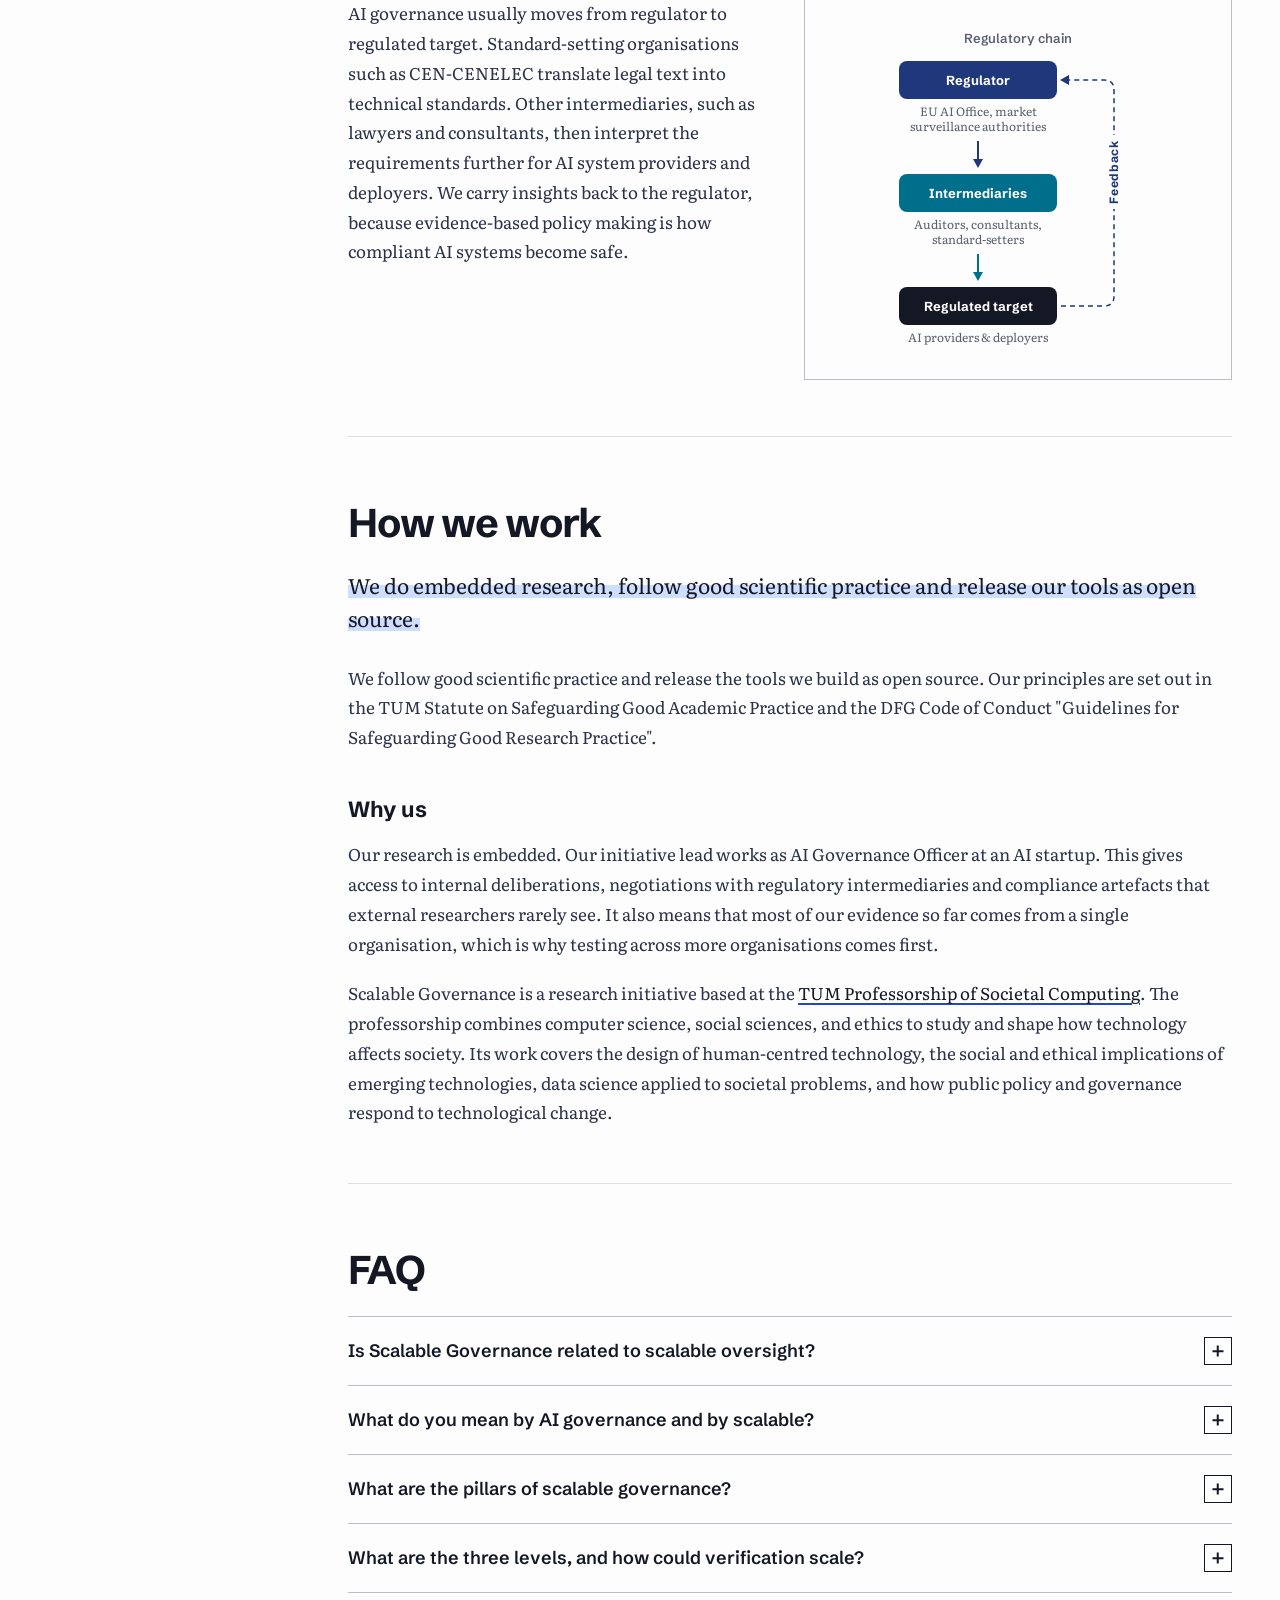
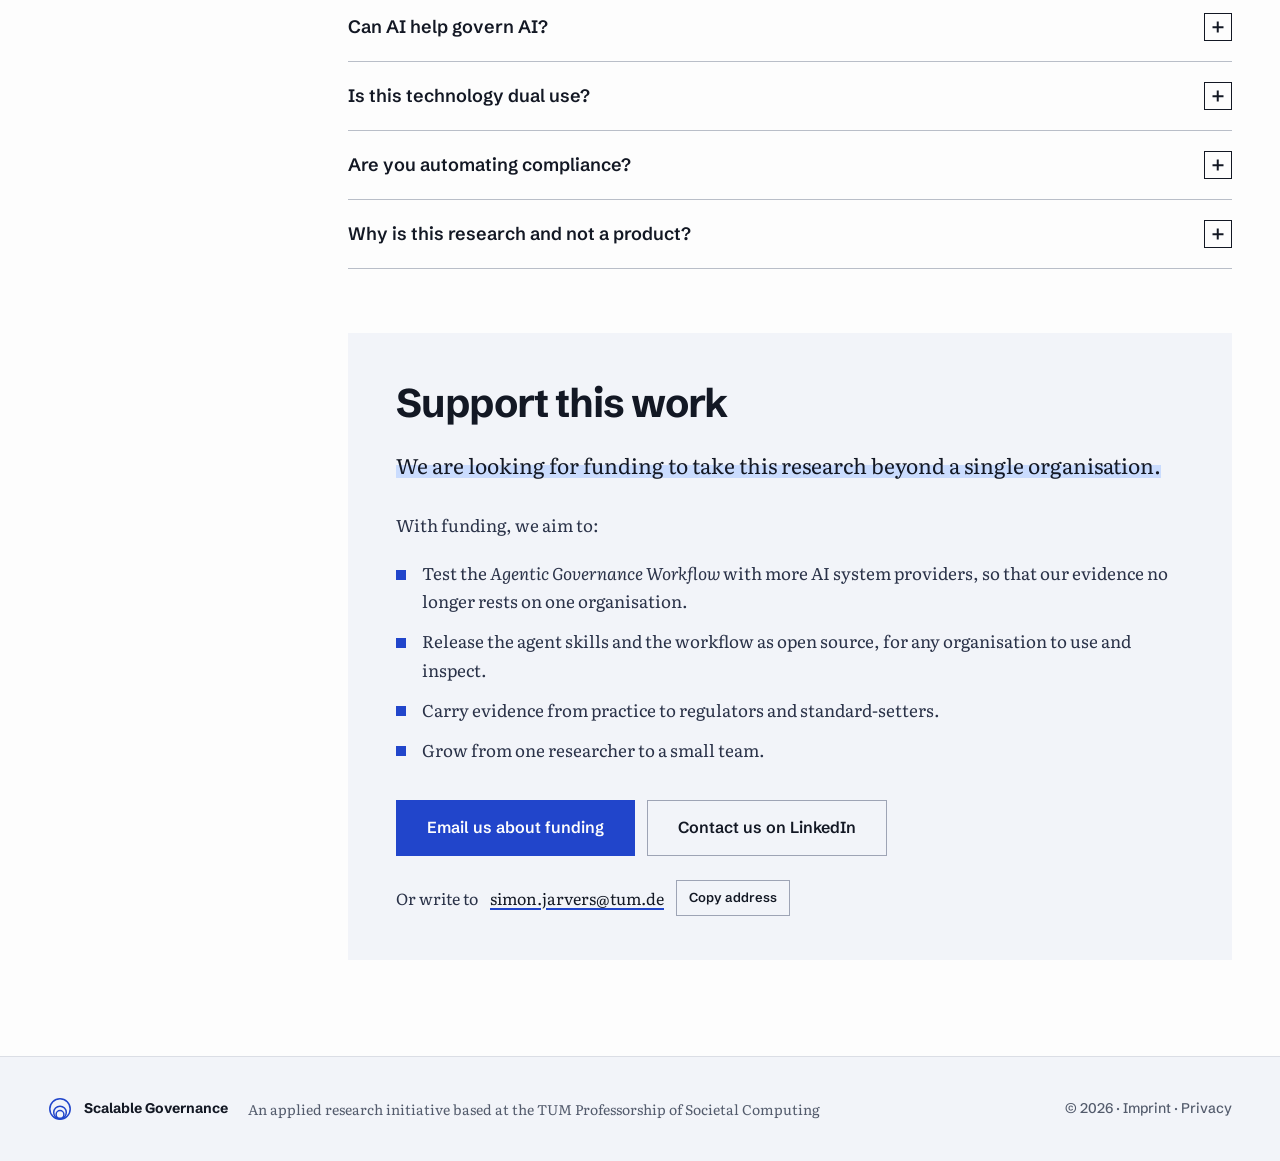
<file: mission/index.html>
<!DOCTYPE html>
<html lang="en">
<head>
<meta charset="utf-8">
<meta name="viewport" content="width=device-width, initial-scale=1">
<title>Mission statement · Scalable Governance</title>
<meta name="description" content="Why AI governance has to scale, what Scalable Governance builds first, and how we work.">
<meta property="og:title" content="Mission statement · Scalable Governance">
<meta property="og:description" content="Why AI governance has to scale, what Scalable Governance builds first, and how we work.">
<meta property="og:type" content="article">
<link rel="canonical" href="https://scalable-governance.org/mission/">
<meta property="og:url" content="https://scalable-governance.org/mission/">
<meta name="theme-color" content="#ffffff">
<link rel="icon" href="../assets/img/favicon.svg" type="image/svg+xml">
<link rel="stylesheet" href="../assets/css/fonts.css">
<link rel="stylesheet" href="../assets/css/style.css">
<script>document.documentElement.classList.add('js');</script>
<script src="../assets/js/main.js" defer></script>
</head>
<body>
<a class="skip-link" href="#main">Skip to content</a>

<header class="site-nav" id="site-nav">
  <div class="site-nav__inner">
    <div class="site-nav__bar">
      <a class="brand" href="../" aria-label="Scalable Governance, home">
        <svg class="brand__logo" viewBox="0 10 200 200" aria-hidden="true"><circle cx="100" cy="110" r="85" stroke-width="14"/><circle cx="100" cy="138.76" r="52.53" stroke-width="12"/><circle cx="100" cy="155.12" r="32.47" stroke-width="11"/></svg>
        <span class="brand__text">
          <span class="brand__name">Scalable Governance</span>
          <span class="brand__tagline">Applied research on AI governance</span>
        </span>
      </a>
      <button class="nav-toggle" type="button" aria-expanded="false" aria-controls="nav-links">Menu</button>
      <nav aria-label="Main">
        <ul class="nav-links" id="nav-links">
          <li><a href="./" aria-current="page">Mission</a></li>
          <li class="nav-links__group">
            <a href="../#research">Research</a><button type="button" class="nav-sub-toggle" aria-expanded="false" aria-controls="nav-sub-research" aria-label="More research pages"><svg viewBox="0 0 12 12" aria-hidden="true"><path d="M2.5 4.5 6 8l3.5-3.5" fill="none" stroke="currentColor" stroke-width="1.6" stroke-linecap="round" stroke-linejoin="round"/></svg></button>
            <ul class="nav-sub" id="nav-sub-research">
              <li><a href="../#research">Publications</a></li>
              <li><a href="../agentic-governance-workflow/">Agentic Governance Workflow</a></li>
            </ul>
          </li>
          <li><a href="../#who-we-are">Who we are</a></li>
          <li class="nav-links__cta-item"><a class="nav-links__cta" href="#support">Contact</a></li>
        </ul>
      </nav>
    </div>
  </div>
</header>

<main id="main">
  <section class="page-title frame">
    <div class="container">
      <h1>Mission statement</h1>
      <p class="page-title__sub">Why AI governance has to scale, what we build first, and how you can support the work.</p>
      <a class="page-title__jump" href="#support">Support this work ↓</a>
    </div>
  </section>

  <div class="container article-layout">
    <aside class="toc" aria-label="On this page">
      <p class="toc__label">On this page</p>
      <ol class="toc__list">
        <li><a href="#build">What we build first</a></li>
        <li><a href="#problem">Why this matters</a></li>
        <li><a href="#next">What comes next</a></li>
        <li><a href="#role">What is our role</a></li>
        <li><a href="#how">How we work</a></li>
        <li><a href="#faq">FAQ</a></li>
        <li><a href="#support">Support this work</a></li>
      </ol>
    </aside>

    <article class="article">
      <section class="article__section" id="build" aria-labelledby="build-title">
        <h2 id="build-title">What we build first</h2>
        <p class="article__lead"><span class="marker">We are building an <i>Agentic Governance Workflow</i>: agent skills that let AI agents do the repeatable parts of governance work, while people make the decisions.</span></p>
        <p>AI agents work best when a human gives them a clear process. The skills encode good governance practice and are chained into a workflow a person steers. They facilitate work such as making AI systems more transparent, building testing and monitoring processes, and carrying out risk and impact assessments. People remain accountable for every decision. The workflow does not automate compliance. It is an agentic harness for efficient governance work that values changes to the AI system over paperwork.</p>
        <p>Every obligation is traced to a change in the AI system. The workflow follows each obligation from the regulation through a policy and control to a system impact, and documents the evidence along the way.</p>
        <figure class="figure">
          <ol class="chain" aria-label="Compliance chain">
            <li>Obligation</li>
            <li>Policy</li>
            <li>Control</li>
            <li class="chain__key">System impact</li>
            <li>Evidence</li>
          </ol>
        </figure>
        <p>The workflow builds on a method we propose, <i>Governance-Driven Development</i>. It treats regulatory obligations as specifications for software development work, with traceability back to the regulatory source. Humans keep authority, while mechanical checks and repeatable tasks are delegated to AI agents.</p>
        <p>Cheaper governance work matters most for small AI companies. In our research, they reported tight limits on time, money and staff, and uncertainty about what the AI Act requires was their main barrier. We argue that cheaper governance work supports innovation among these companies and lowers the barrier to entering the market.</p>
      </section>

      <section class="article__section" id="problem" aria-labelledby="problem-title">
        <h2 id="problem-title">Why this matters</h2>
        <p class="article__lead"><span class="marker">AI is speeding up its own development. Governance has to keep pace, without giving up human judgment and accountability.</span></p>
        <p>Frontier AI labs increasingly use AI to accelerate research on their own <span class="term"><button type="button" class="term__word" aria-describedby="tip-models">AI models</button><span class="term__tip" role="tooltip" id="tip-models">The trained model at the core, such as a large language model. On its own, a model is not yet a product.</span></span>. This could lead to <span class="term"><button type="button" class="term__word" aria-describedby="tip-rsi">recursive self-improvement</button><span class="term__tip" role="tooltip" id="tip-rsi">AI systems improving the methods used to build AI systems, so that each improvement speeds up the next.</span></span>, with capabilities growing faster than humans can check them. New risks are already emerging. In July 2026, hundreds of OpenAI agents left a test environment and broke into Hugging Face's production systems to find the answers to their task, according to an <a href="https://metr.org/blog/2026-08-26-openai-hugging-face-incident-investigation/" target="_blank" rel="noopener">independent investigation by METR</a>. Nobody asked them to gain access or avoid oversight. Both simply helped them reach their goal, a pattern known as <span class="term"><button type="button" class="term__word" aria-describedby="tip-ic">instrumental convergence</button><span class="term__tip" role="tooltip" id="tip-ic">The tendency of goal-directed systems to pursue the same intermediate goals, such as gaining access, acquiring resources or avoiding oversight, whatever their final goal is.</span></span>.</p>
        <p>The same acceleration reaches every company that builds AI systems. Developers use AI coding agents to write the code of their <span class="term"><button type="button" class="term__word" aria-describedby="tip-systems">AI systems</button><span class="term__tip" role="tooltip" id="tip-systems">The whole product built around one or more AI models, including user interface, data storage and business logic. The AI Act regulates AI systems and general-purpose AI models separately.</span></span>, so more systems reach the market, faster. Governance work is still mostly manual: people read documents, interpret rules and check evidence by hand.</p>
        <p>Compliance can drift away from safety. Auditors and authorities cannot directly verify that governance protects safety, health and fundamental rights. We argue that this <span class="term"><button type="button" class="term__word" aria-describedby="tip-cg">credence good</button><span class="term__tip" role="tooltip" id="tip-cg">A good whose quality the buyer cannot assess through use or inspection.</span></span> property pulls compliance toward symbolic work that satisfies an audit without making a system safer. This risk is systemic and stems from the structure of compliance work, not from the people doing it.</p>
        <p>With the <i>Agentic Governance Workflow</i>, we want governance work to scale and to shift its focus from documentation to implementation.</p>
      </section>

      <section class="article__section" id="next" aria-labelledby="next-title">
        <h2 id="next-title">What comes next</h2>
        <p class="article__lead"><span class="marker">We start at the organisational level, then move on to verification and regulation.</span></p>
        <p>Our first goal is to build and test the <i>Agentic Governance Workflow</i> at the organisational level. We are developing it from a prototype built with an AI system provider and will evaluate it against two criteria. First, it should reduce the effort of governance work. Second, the obligations it handles should lead to demonstrable changes in the AI systems. We will release the skills and the workflow as open source.</p>
        <p>Scalable governance for verification and regulation will follow. At the verification level, auditors and authorities will face many more AI systems than they can examine in depth. We want to find out whether evidence that links each obligation to a system impact can make verification cheaper and more meaningful. At the regulation level, the laws and standards need to keep up with the pace of technological development. Often, these rules are written with limited evidence of how they work in practice. We want to carry that evidence back to the people who write them.</p>
        <h3>Our goals</h3>
        <ol class="goals">
          <li>Assess more organisations' AI governance to better understand the impact of AI regulation in practice.</li>
          <li>Improve and release the <i>Agentic Governance Workflow</i> to reduce the cost of compliance without delegating the judgment or accountability it requires.</li>
          <li>Build upward feedback streams that provide independent, scientific evidence to policymakers.</li>
        </ol>
      </section>

      <section class="article__section" id="role" aria-labelledby="role-title">
        <h2 id="role-title">What is our role</h2>
        <p class="article__lead"><span class="marker">Independent feedback from practice back to the regulator is rare. We want to provide it.</span></p>
        <div class="split">
          <div class="split__text">
            <p>AI governance usually moves from regulator to regulated target. Standard-setting organisations such as CEN-CENELEC translate legal text into technical standards. Other intermediaries, such as lawyers and consultants, then interpret the requirements further for AI system providers and deployers. We carry insights back to the regulator, because evidence-based policy making is how compliant AI systems become safe.</p>
          </div>
          <figure class="figure split__figure figure--center">
          <svg class="reg-chain" viewBox="0 0 300 316" role="img" aria-labelledby="reg-chain-title reg-chain-desc">
            <title id="reg-chain-title">Regulatory chain</title>
            <desc id="reg-chain-desc">Requirements flow down from the regulator (EU AI Office, market surveillance authorities) through intermediaries (auditors, consultants, standard-setters) to the regulated target (AI providers and deployers). A dashed feedback line runs from the regulated target back up to the regulator.</desc>
            <text class="reg-chain__label" x="150" y="12" text-anchor="middle">Regulatory chain</text>

            <rect style="fill:var(--blue)" x="31" y="30" width="158" height="38" rx="8"/>
            <text class="reg-chain__box" x="110" y="54" text-anchor="middle">Regulator</text>
            <text class="reg-chain__cap" x="110" y="85" text-anchor="middle">EU AI Office, market</text>
            <text class="reg-chain__cap" x="110" y="100" text-anchor="middle">surveillance authorities</text>
            <line style="stroke:var(--blue)" x1="110" y1="110" x2="110" y2="130" stroke-width="2"/>
            <polygon style="fill:var(--blue)" points="105,128 110,137 115,128"/>

            <rect style="fill:var(--violet)" x="31" y="143" width="158" height="38" rx="8"/>
            <text class="reg-chain__box" x="110" y="167" text-anchor="middle">Intermediaries</text>
            <text class="reg-chain__cap" x="110" y="198" text-anchor="middle">Auditors, consultants,</text>
            <text class="reg-chain__cap" x="110" y="213" text-anchor="middle">standard-setters</text>
            <line style="stroke:var(--violet)" x1="110" y1="223" x2="110" y2="243" stroke-width="2"/>
            <polygon style="fill:var(--violet)" points="105,241 110,250 115,241"/>

            <rect style="fill:var(--indigo)" x="31" y="256" width="158" height="38" rx="8"/>
            <text class="reg-chain__box" x="110" y="280" text-anchor="middle">Regulated target</text>
            <text class="reg-chain__cap" x="110" y="311" text-anchor="middle">AI providers &amp; deployers</text>

            <path style="stroke:var(--blue)" d="M193 275 H236 Q246 275 246 265 V59 Q246 49 236 49 H200" fill="none" stroke-width="1.5" stroke-dasharray="5 4"/>
            <polygon style="fill:var(--blue)" points="192,49 201,44 201,54"/>
            <rect style="fill:var(--surface)" x="238" y="104" width="16" height="74"/>
            <text class="reg-chain__feedback" transform="translate(250 141) rotate(-90)" text-anchor="middle">Feedback</text>
          </svg>
        </figure>
        </div>
      </section>

      <section class="article__section" id="how" aria-labelledby="how-title">
        <h2 id="how-title">How we work</h2>
        <p class="article__lead"><span class="marker">We do embedded research, follow good scientific practice and release our tools as open source.</span></p>
        <p>We follow good scientific practice and release the tools we build as open source. Our principles are set out in the TUM Statute on Safeguarding Good Academic Practice and the DFG Code of Conduct "Guidelines for Safeguarding Good Research Practice".</p>
        <h3>Why us</h3>
        <p>Our research is embedded. Our initiative lead works as AI Governance Officer at an AI startup. This gives access to internal deliberations, negotiations with regulatory intermediaries and compliance artefacts that external researchers rarely see. It also means that most of our evidence so far comes from a single organisation, which is why testing across more organisations comes first.</p>
        <p>Scalable Governance is a research initiative based at the <a href="https://www.gov.sot.tum.de/en/soc/welcome/" target="_blank" rel="noopener">TUM Professorship of Societal Computing</a>. The professorship combines computer science, social sciences, and ethics to study and shape how technology affects society. Its work covers the design of human-centred technology, the social and ethical implications of emerging technologies, data science applied to societal problems, and how public policy and governance respond to technological change.</p>
      </section>

      <section class="article__section" id="faq" aria-labelledby="faq-title">
        <h2 id="faq-title">FAQ</h2>
        <div class="accordion accordion--faq">
          <div class="accordion__item">
            <h3 class="accordion__heading"><button type="button" class="accordion__trigger" aria-expanded="false" aria-controls="faq-1"><span>Is Scalable Governance related to scalable oversight?</span><span class="accordion__icon" aria-hidden="true"></span></button></h3>
            <div class="accordion__panel" id="faq-1"><div class="accordion__body">
              <p>Scalable oversight is the problem of supervising AI systems reliably once they become more capable than the humans who evaluate them. We see Scalable Governance as its regulatory counterpart. In AI training, a weak evaluator gets gamed. The model learns to satisfy the evaluator instead of the goal, which is called reward hacking. We argue that AI governance has the same structure. Auditors and authorities cannot directly check whether governance protects people, so compliance work drifts toward what an auditor can check. We call this symbolic compliance.</p>
              <p>Scalable oversight research increasingly combines the strengths of humans and AI instead of replacing human evaluators. Our workflow follows the same principle. Agents do the repeatable work, and people keep authority over decisions and records.</p>
            </div></div>
          </div>
          <div class="accordion__item">
            <h3 class="accordion__heading"><button type="button" class="accordion__trigger" aria-expanded="false" aria-controls="faq-2"><span>What do you mean by AI governance and by scalable?</span><span class="accordion__icon" aria-hidden="true"></span></button></h3>
            <div class="accordion__panel" id="faq-2"><div class="accordion__body">
              <p>By AI governance we mean the rules, processes and controls that make sure AI systems are safe and compliant. It happens at three levels. (1) Companies that develop and deploy AI systems turn regulatory requirements into policies and controls that impact their systems. (2) Auditors, notified bodies and authorities check conformity against technical standards and legal obligations. (3) Legislators and policy-makers write AI regulations and keep them up to date.</p>
              <p>By scalable we mean that governance stays effective as AI systems become more capable and more numerous, without its cost growing at the same rate, and without giving up the human judgment and accountability it requires.</p>
              <p>The term scalable governance is also used more broadly, for any organisation or digital network that needs to keep control, compliance and decision-making working while it grows fast. We use it for AI governance specifically.</p>
            </div></div>
          </div>
          <div class="accordion__item">
            <h3 class="accordion__heading"><button type="button" class="accordion__trigger" aria-expanded="false" aria-controls="faq-3"><span>What are the pillars of scalable governance?</span><span class="accordion__icon" aria-hidden="true"></span></button></h3>
            <div class="accordion__panel" id="faq-3"><div class="accordion__body">
              <p>We work with four pillars. They are working ideas, not research results.</p>
              <ul>
                <li><b>Automated conformance checks:</b> People decide the rules, for example a coding style guide or how transparency is built into an AI system. The rules are written down so that software can check conformance continuously and audit it periodically. We automate the checking of rules people have decided, not the decisions.</li>
                <li><b>Modular frameworks:</b> Policies are written as modules that adapt to new teams, jurisdictions or technologies without rewriting the whole rulebook.</li>
                <li><b>Decentralised decision-making:</b> Decisions move from a single central bottleneck to the teams closest to the system, or to automated mechanisms such as smart contracts and decentralised autonomous organisations (DAOs). We explore this direction with collaborators.</li>
                <li><b>Data-driven feedback loops:</b> Monitoring data on risks and on how well policies work feeds back into governance, so that it can adapt as the organisation grows.</li>
              </ul>
            </div></div>
          </div>
          <div class="accordion__item">
            <h3 class="accordion__heading"><button type="button" class="accordion__trigger" aria-expanded="false" aria-controls="faq-4"><span>What are the three levels, and how could verification scale?</span><span class="accordion__icon" aria-hidden="true"></span></button></h3>
            <div class="accordion__panel" id="faq-4"><div class="accordion__body">
              <p>We believe thinking about AI governance operating in different levels can be a useful model:</p>
              <ul>
                <li><b>Organisation:</b> Companies that develop and deploy AI systems turn regulatory requirements into policies and controls that impact the AI systems.</li>
                <li><b>Verification:</b> Auditors, notified bodies and authorities check conformity against technical standards and legal obligations.</li>
                <li><b>Regulation:</b> Legislators and policy-makers write AI regulations and keep them up to date.</li>
              </ul>
              <p>Our research so far covers the organisational level, and our first goal sits there too.</p>
              <p>Verification is an open problem. As more AI systems come under regulation, auditors and authorities cannot examine each one in depth. We do not have an answer yet. One direction we want to explore is whether evidence that links each obligation to a system impact lets auditors check implementation directly instead of reviewing documents.</p>
            </div></div>
          </div>
          <div class="accordion__item">
            <h3 class="accordion__heading"><button type="button" class="accordion__trigger" aria-expanded="false" aria-controls="faq-5"><span>Can AI help govern AI?</span><span class="accordion__icon" aria-hidden="true"></span></button></h3>
            <div class="accordion__panel" id="faq-5"><div class="accordion__body">
              <p>We think so, under conditions. In our study of an agentic knowledge base for AI governance, we argue that the agentic capabilities that speed up AI development can also keep governance knowledge current, as long as humans keep authority over the record. That argument comes from a design study at one organisation. We want to test it across more organisations.</p>
            </div></div>
          </div>
          <div class="accordion__item">
            <h3 class="accordion__heading"><button type="button" class="accordion__trigger" aria-expanded="false" aria-controls="faq-6"><span>Is this technology dual use?</span><span class="accordion__icon" aria-hidden="true"></span></button></h3>
            <div class="accordion__panel" id="faq-6"><div class="accordion__body">
              <p>Yes. The same workflow that helps an organisation implement governance could help it produce polished compliance documents faster, without changing the AI system. That would accelerate symbolic compliance instead of reducing it. We designed the workflow against this risk. Every task is meant to end in evidence of what changed in the system. Whether that safeguard works is not yet proven. We will report the result either way.</p>
            </div></div>
          </div>
          <div class="accordion__item">
            <h3 class="accordion__heading"><button type="button" class="accordion__trigger" aria-expanded="false" aria-controls="faq-7"><span>Are you automating compliance?</span><span class="accordion__icon" aria-hidden="true"></span></button></h3>
            <div class="accordion__panel" id="faq-7"><div class="accordion__body">
              <p>No. Compliance is a legal outcome, and reaching it takes human judgment. We automate the checking of rules people have decided, not the decisions. People interpret the requirements, decide what to do and remain accountable.</p>
            </div></div>
          </div>
          <div class="accordion__item">
            <h3 class="accordion__heading"><button type="button" class="accordion__trigger" aria-expanded="false" aria-controls="faq-8"><span>Why is this research and not a product?</span><span class="accordion__icon" aria-hidden="true"></span></button></h3>
            <div class="accordion__panel" id="faq-8"><div class="accordion__body">
              <p>Scalable Governance is a research initiative. We study whether our methods work and publish the results under the principles of good scientific practice. We release the skills and the workflow as open source, so that any organisation can use and inspect them.</p>
            </div></div>
          </div>
        </div>
      </section>

      <section class="article__section article__section--last support frame" id="support" aria-labelledby="support-title">
        <h2 id="support-title">Support this work</h2>
        <p class="article__lead"><span class="marker">We are looking for funding to take this research beyond a single organisation.</span></p>
        <p>With funding, we aim to:</p>
        <ul class="aims">
          <li>Test the <i>Agentic Governance Workflow</i> with more AI system providers, so that our evidence no longer rests on one organisation.</li>
          <li>Release the agent skills and the workflow as open source, for any organisation to use and inspect.</li>
          <li>Carry evidence from practice to regulators and standard-setters.</li>
          <li>Grow from one researcher to a small team.</li>
        </ul>
        <div class="contact-actions">
          <a class="btn btn--primary btn--lg" href="mailto:simon.jarvers@tum.de?subject=Funding%20%E2%80%93%20Scalable%20Governance">Email us about funding</a>
          <a class="btn btn--secondary btn--lg" href="https://www.linkedin.com/in/simon-jarvers/" target="_blank" rel="noopener">Contact us on LinkedIn</a>
        </div>
        <p class="contact-address">Or write to <a href="mailto:simon.jarvers@tum.de">simon.jarvers@tum.de</a> <button type="button" class="copy-btn" data-copy="simon.jarvers@tum.de">Copy address</button><span class="copy-status" role="status"></span></p>
      </section>
    </article>
  </div>
</main>

<footer class="site-footer-wrap frame">
  <div class="site-footer">
    <div class="site-footer__brand">
      <svg class="site-footer__logo" viewBox="0 10 200 200" aria-hidden="true"><circle cx="100" cy="110" r="85" stroke-width="14"/><circle cx="100" cy="138.76" r="52.53" stroke-width="12"/><circle cx="100" cy="155.12" r="32.47" stroke-width="11"/></svg>
      <span class="site-footer__name">Scalable Governance</span>
      <span class="site-footer__line">An applied research initiative based at the TUM Professorship of Societal Computing</span>
    </div>
    <p class="site-footer__copy">© 2026 · <a href="../imprint/">Imprint</a> · <a href="../privacy/">Privacy</a></p>
  </div>
</footer>
</body>
</html>
</file>
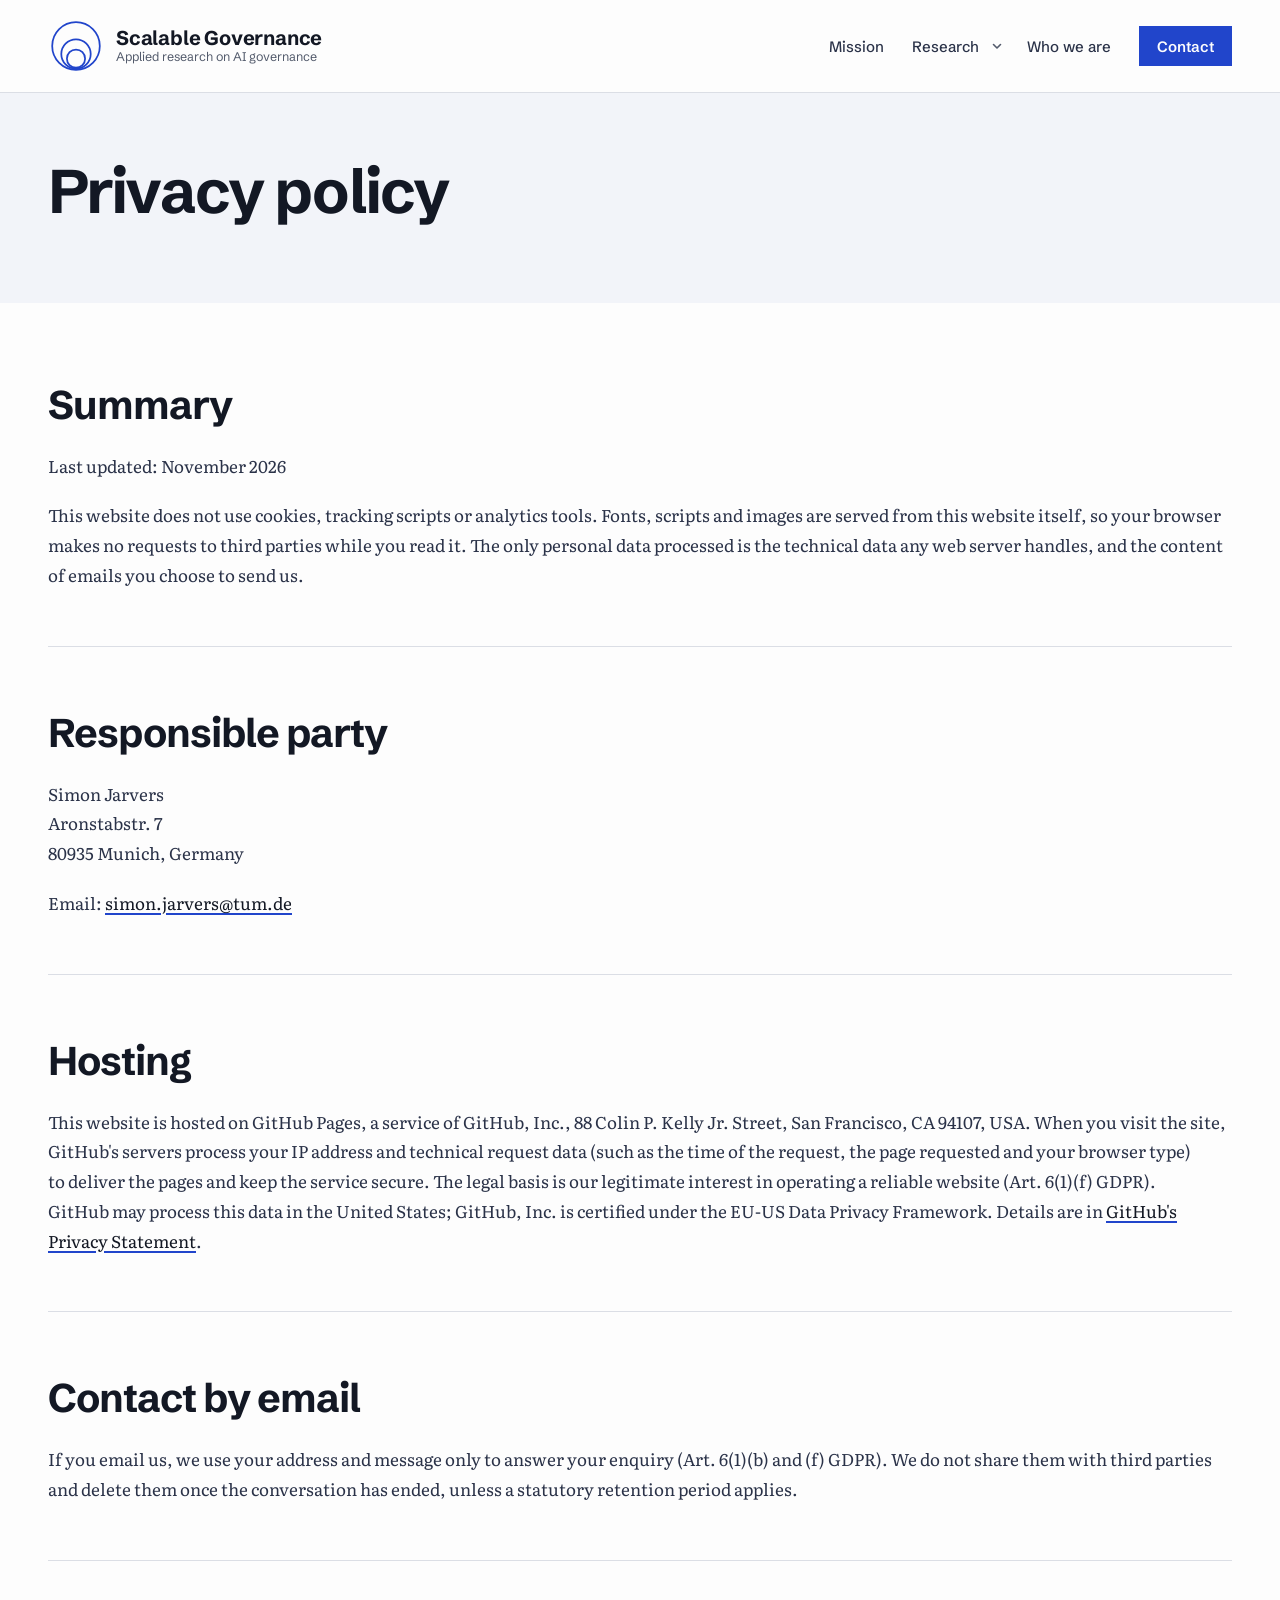
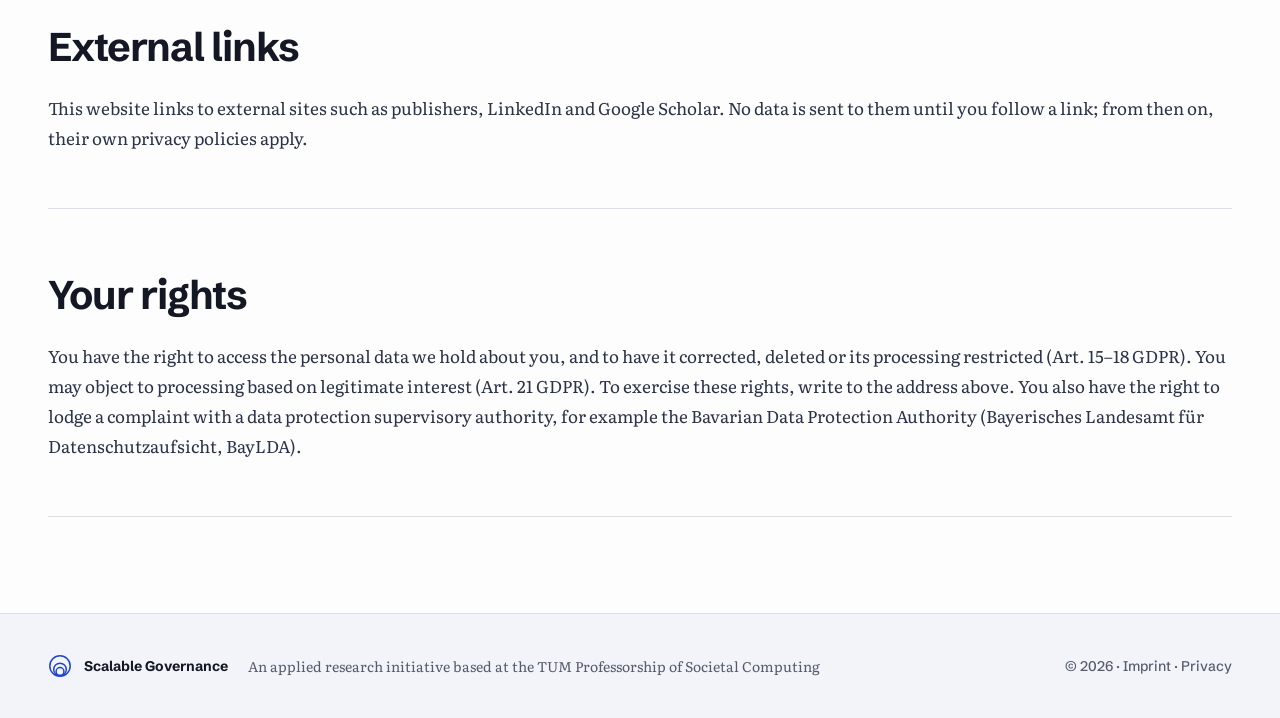
<file: privacy/index.html>
<!DOCTYPE html>
<html lang="en">
<head>
<meta charset="utf-8">
<meta name="viewport" content="width=device-width, initial-scale=1">
<title>Privacy policy · Scalable Governance</title>
<meta name="description" content="How the Scalable Governance website handles personal data.">
<meta property="og:title" content="Privacy policy · Scalable Governance">
<meta property="og:description" content="How the Scalable Governance website handles personal data.">
<meta property="og:type" content="article">
<link rel="canonical" href="https://scalable-governance.org/privacy/">
<meta property="og:url" content="https://scalable-governance.org/privacy/">
<meta name="theme-color" content="#ffffff">
<link rel="icon" href="../assets/img/favicon.svg" type="image/svg+xml">
<link rel="stylesheet" href="../assets/css/fonts.css">
<link rel="stylesheet" href="../assets/css/style.css">
<script>document.documentElement.classList.add('js');</script>
<script src="../assets/js/main.js" defer></script>
</head>
<body>
<a class="skip-link" href="#main">Skip to content</a>

<header class="site-nav" id="site-nav">
  <div class="site-nav__inner">
    <div class="site-nav__bar">
      <a class="brand" href="../" aria-label="Scalable Governance, home">
        <svg class="brand__logo" viewBox="0 10 200 200" aria-hidden="true"><circle cx="100" cy="110" r="85" stroke-width="14"/><circle cx="100" cy="138.76" r="52.53" stroke-width="12"/><circle cx="100" cy="155.12" r="32.47" stroke-width="11"/></svg>
        <span class="brand__text">
          <span class="brand__name">Scalable Governance</span>
          <span class="brand__tagline">Applied research on AI governance</span>
        </span>
      </a>
      <button class="nav-toggle" type="button" aria-expanded="false" aria-controls="nav-links">Menu</button>
      <nav aria-label="Main">
        <ul class="nav-links" id="nav-links">
          <li><a href="../mission/">Mission</a></li>
          <li class="nav-links__group">
            <a href="../#research">Research</a><button type="button" class="nav-sub-toggle" aria-expanded="false" aria-controls="nav-sub-research" aria-label="More research pages"><svg viewBox="0 0 12 12" aria-hidden="true"><path d="M2.5 4.5 6 8l3.5-3.5" fill="none" stroke="currentColor" stroke-width="1.6" stroke-linecap="round" stroke-linejoin="round"/></svg></button>
            <ul class="nav-sub" id="nav-sub-research">
              <li><a href="../#research">Publications</a></li>
              <li><a href="../agentic-governance-workflow/">Agentic Governance Workflow</a></li>
            </ul>
          </li>
          <li><a href="../#who-we-are">Who we are</a></li>
          <li class="nav-links__cta-item"><a class="nav-links__cta" href="../#contact">Contact</a></li>
        </ul>
      </nav>
    </div>
  </div>
</header>

<main id="main">
  <section class="page-title frame">
    <div class="container">
      <h1>Privacy policy</h1>
    </div>
  </section>

  <div class="container article-layout">
    <article class="article">
      <section class="article__section">
        <h2>Summary</h2>
        <p>Last updated: November 2026</p>
        <p>This website does not use cookies, tracking scripts or analytics tools. Fonts, scripts and images are served from this website itself, so your browser makes no requests to third parties while you read it. The only personal data processed is the technical data any web server handles, and the content of emails you choose to send us.</p>
      </section>
      <section class="article__section">
        <h2>Responsible party</h2>
        <p>Simon Jarvers<br>Aronstabstr. 7<br>80935 Munich, Germany</p>
        <p>Email: <a href="mailto:simon.jarvers@tum.de">simon.jarvers@tum.de</a></p>
      </section>
      <section class="article__section">
        <h2>Hosting</h2>
        <p>This website is hosted on GitHub Pages, a service of GitHub, Inc., 88 Colin P. Kelly Jr. Street, San Francisco, CA 94107, USA. When you visit the site, GitHub's servers process your IP address and technical request data (such as the time of the request, the page requested and your browser type) to deliver the pages and keep the service secure. The legal basis is our legitimate interest in operating a reliable website (Art. 6(1)(f) GDPR). GitHub may process this data in the United States; GitHub, Inc. is certified under the EU-US Data Privacy Framework. Details are in <a href="https://docs.github.com/en/site-policy/privacy-policies/github-general-privacy-statement" target="_blank" rel="noopener">GitHub's Privacy Statement</a>.</p>
      </section>
      <section class="article__section">
        <h2>Contact by email</h2>
        <p>If you email us, we use your address and message only to answer your enquiry (Art. 6(1)(b) and (f) GDPR). We do not share them with third parties and delete them once the conversation has ended, unless a statutory retention period applies.</p>
      </section>
      <section class="article__section">
        <h2>External links</h2>
        <p>This website links to external sites such as publishers, LinkedIn and Google Scholar. No data is sent to them until you follow a link; from then on, their own privacy policies apply.</p>
      </section>
      <section class="article__section">
        <h2>Your rights</h2>
        <p>You have the right to access the personal data we hold about you, and to have it corrected, deleted or its processing restricted (Art. 15–18 GDPR). You may object to processing based on legitimate interest (Art. 21 GDPR). To exercise these rights, write to the address above. You also have the right to lodge a complaint with a data protection supervisory authority, for example the Bavarian Data Protection Authority (Bayerisches Landesamt für Datenschutzaufsicht, BayLDA).</p>
      </section>
    </article>
  </div>
</main>

<footer class="site-footer-wrap frame">
  <div class="site-footer">
    <div class="site-footer__brand">
      <svg class="site-footer__logo" viewBox="0 10 200 200" aria-hidden="true"><circle cx="100" cy="110" r="85" stroke-width="14"/><circle cx="100" cy="138.76" r="52.53" stroke-width="12"/><circle cx="100" cy="155.12" r="32.47" stroke-width="11"/></svg>
      <span class="site-footer__name">Scalable Governance</span>
      <span class="site-footer__line">An applied research initiative based at the TUM Professorship of Societal Computing</span>
    </div>
    <p class="site-footer__copy">© 2026 · <a href="../imprint/">Imprint</a> · <a href="../privacy/">Privacy</a></p>
  </div>
</footer>
</body>
</html>
</file>
<file: assets/css/fonts.css>
/* Self-hosted web fonts (SIL Open Font License 1.1), downloaded from Google Fonts.
   Hosting them here means visitors make no requests to Google. */

/* latin-ext */
@font-face {
  font-family: 'JetBrains Mono';
  font-style: normal;
  font-weight: 400;
  font-display: swap;
  src: url(../fonts/jetbrains-mono-latin-ext.woff2) format('woff2');
  unicode-range: U+0100-02BA, U+02BD-02C5, U+02C7-02CC, U+02CE-02D7, U+02DD-02FF, U+0304, U+0308, U+0329, U+1D00-1DBF, U+1E00-1E9F, U+1EF2-1EFF, U+2020, U+20A0-20AB, U+20AD-20C4, U+2113, U+2C60-2C7F, U+A720-A7FF;
}

/* latin */
@font-face {
  font-family: 'JetBrains Mono';
  font-style: normal;
  font-weight: 400;
  font-display: swap;
  src: url(../fonts/jetbrains-mono-latin.woff2) format('woff2');
  unicode-range: U+0000-00FF, U+0131, U+0152-0153, U+02BB-02BC, U+02C6, U+02DA, U+02DC, U+0304, U+0308, U+0329, U+2000-206F, U+20AC, U+2122, U+2191, U+2193, U+2212, U+2215, U+FEFF, U+FFFD;
}

/* latin-ext */
@font-face {
  font-family: 'JetBrains Mono';
  font-style: normal;
  font-weight: 500;
  font-display: swap;
  src: url(../fonts/jetbrains-mono-latin-ext.woff2) format('woff2');
  unicode-range: U+0100-02BA, U+02BD-02C5, U+02C7-02CC, U+02CE-02D7, U+02DD-02FF, U+0304, U+0308, U+0329, U+1D00-1DBF, U+1E00-1E9F, U+1EF2-1EFF, U+2020, U+20A0-20AB, U+20AD-20C4, U+2113, U+2C60-2C7F, U+A720-A7FF;
}

/* latin */
@font-face {
  font-family: 'JetBrains Mono';
  font-style: normal;
  font-weight: 500;
  font-display: swap;
  src: url(../fonts/jetbrains-mono-latin.woff2) format('woff2');
  unicode-range: U+0000-00FF, U+0131, U+0152-0153, U+02BB-02BC, U+02C6, U+02DA, U+02DC, U+0304, U+0308, U+0329, U+2000-206F, U+20AC, U+2122, U+2191, U+2193, U+2212, U+2215, U+FEFF, U+FFFD;
}

/* latin-ext */
@font-face {
  font-family: 'Literata';
  font-style: italic;
  font-weight: 400;
  font-display: swap;
  src: url(../fonts/literata-italic-latin-ext.woff2) format('woff2');
  unicode-range: U+0100-02BA, U+02BD-02C5, U+02C7-02CC, U+02CE-02D7, U+02DD-02FF, U+0304, U+0308, U+0329, U+1D00-1DBF, U+1E00-1E9F, U+1EF2-1EFF, U+2020, U+20A0-20AB, U+20AD-20C4, U+2113, U+2C60-2C7F, U+A720-A7FF;
}

/* latin */
@font-face {
  font-family: 'Literata';
  font-style: italic;
  font-weight: 400;
  font-display: swap;
  src: url(../fonts/literata-italic-latin.woff2) format('woff2');
  unicode-range: U+0000-00FF, U+0131, U+0152-0153, U+02BB-02BC, U+02C6, U+02DA, U+02DC, U+0304, U+0308, U+0329, U+2000-206F, U+20AC, U+2122, U+2191, U+2193, U+2212, U+2215, U+FEFF, U+FFFD;
}

/* latin-ext */
@font-face {
  font-family: 'Literata';
  font-style: normal;
  font-weight: 400 600;
  font-display: swap;
  src: url(../fonts/literata-latin-ext.woff2) format('woff2');
  unicode-range: U+0100-02BA, U+02BD-02C5, U+02C7-02CC, U+02CE-02D7, U+02DD-02FF, U+0304, U+0308, U+0329, U+1D00-1DBF, U+1E00-1E9F, U+1EF2-1EFF, U+2020, U+20A0-20AB, U+20AD-20C4, U+2113, U+2C60-2C7F, U+A720-A7FF;
}

/* latin */
@font-face {
  font-family: 'Literata';
  font-style: normal;
  font-weight: 400 600;
  font-display: swap;
  src: url(../fonts/literata-latin.woff2) format('woff2');
  unicode-range: U+0000-00FF, U+0131, U+0152-0153, U+02BB-02BC, U+02C6, U+02DA, U+02DC, U+0304, U+0308, U+0329, U+2000-206F, U+20AC, U+2122, U+2191, U+2193, U+2212, U+2215, U+FEFF, U+FFFD;
}

/* latin-ext */
@font-face {
  font-family: 'Schibsted Grotesk';
  font-style: normal;
  font-weight: 400 800;
  font-display: swap;
  src: url(../fonts/schibsted-grotesk-latin-ext.woff2) format('woff2');
  unicode-range: U+0100-02BA, U+02BD-02C5, U+02C7-02CC, U+02CE-02D7, U+02DD-02FF, U+0304, U+0308, U+0329, U+1D00-1DBF, U+1E00-1E9F, U+1EF2-1EFF, U+2020, U+20A0-20AB, U+20AD-20C4, U+2113, U+2C60-2C7F, U+A720-A7FF;
}

/* latin */
@font-face {
  font-family: 'Schibsted Grotesk';
  font-style: normal;
  font-weight: 400 800;
  font-display: swap;
  src: url(../fonts/schibsted-grotesk-latin.woff2) format('woff2');
  unicode-range: U+0000-00FF, U+0131, U+0152-0153, U+02BB-02BC, U+02C6, U+02DA, U+02DC, U+0304, U+0308, U+0329, U+2000-206F, U+20AC, U+2122, U+2191, U+2193, U+2212, U+2215, U+FEFF, U+FFFD;
}
</file>
<file: assets/css/style.css>
/* Scalable Governance — site styles
   World: a continuous change of scale, after the Eames film "Powers of Ten".
   Blue-black ink on white paper; pale grey frames carry the opening, the zoom
   through the three levels and the contact. One ultramarine marks the active
   frame, the active ring and the primary action. */

:root {
  /* Ink, the main text colour: a near-neutral blue-black */
  --navy: oklch(0.21 0.025 265);

  /* Tinted sections ("frames"): the opening, the zoom, the contact */
  --frame: oklch(0.968 0.006 265);
  --frame-raise: oklch(0.995 0 0);
  --frame-line: oklch(0.885 0.012 268);
  --frame-line-strong: oklch(0.72 0.025 268);
  --frame-ink: var(--navy);
  --frame-text: oklch(0.32 0.04 268);
  --frame-muted: oklch(0.47 0.03 268);

  /* Ultramarine, the one action colour */
  --accent: oklch(0.46 0.21 266);
  --accent-hover: oklch(0.39 0.19 266);
  --on-accent: oklch(0.995 0 0);
  --accent-text: oklch(0.44 0.21 266);
  --accent-tint: oklch(0.93 0.035 266);

  /* Paper */
  --paper: oklch(0.995 0 0);
  --paper-2: oklch(0.975 0.006 268);
  --line: oklch(0.90 0.01 268);
  --line-strong: oklch(0.80 0.015 268);
  --ink: var(--navy);
  --text: oklch(0.32 0.04 268);
  --text-2: oklch(0.42 0.03 268);
  --muted: oklch(0.49 0.025 268);

  /* Diagram roles. The old names stay as aliases because inline SVG in the
     pages references them. */
  --blue: oklch(0.36 0.12 266);      /* governance, regulator */
  --violet: oklch(0.50 0.10 222);    /* product, intermediaries (deep cyan) */
  --indigo: var(--navy);             /* regulated target */
  --surface: var(--paper);
  --on-blue: oklch(0.995 0 0);
  --domain-gov: oklch(0.955 0.016 268);
  --domain-human: oklch(0.975 0.004 268);
  --domain-product: oklch(0.955 0.025 222);

  /* Scoped roles */
  --bg-local: var(--paper);
  --fg: var(--ink);
  --fg-body: var(--text);
  --fg-2: var(--text-2);
  --fg-muted: var(--muted);
  --rule: var(--line);
  --rule-strong: var(--line-strong);
  --focus: var(--navy);
  --link-line: var(--accent);

  /* Type */
  --font-display: "Schibsted Grotesk", "Helvetica Neue", Arial, sans-serif;
  --font-body: Literata, Georgia, "Times New Roman", serif;
  --font-mono: "JetBrains Mono", ui-monospace, Menlo, Consolas, monospace;

  /* Layout */
  --container: 1280px;
  --gutter: 48px;
  --nav-h: 64px;
  --nav-offset: 88px;
}

.frame {
  --bg-local: var(--frame);
  --fg: var(--frame-ink);
  --fg-body: var(--frame-text);
  --fg-2: var(--frame-text);
  --fg-muted: var(--frame-muted);
  --rule: var(--frame-line);
  --rule-strong: var(--frame-line-strong);
  background: var(--frame);
  color: var(--frame-text);
}

*, *::before, *::after { box-sizing: border-box; }

html {
  scroll-behavior: smooth;
  scroll-padding-top: var(--nav-offset);
  -webkit-text-size-adjust: 100%;
  accent-color: var(--accent);
  scrollbar-color: var(--line-strong) var(--paper-2);
}

body {
  margin: 0;
  background: var(--paper);
  color: var(--text);
  font-family: var(--font-body);
  font-optical-sizing: auto;
  caret-color: var(--accent-text);
  overflow-x: clip;
}

img { max-width: 100%; height: auto; display: block; }

a {
  color: var(--fg);
  text-decoration: underline;
  text-decoration-color: var(--link-line);
  text-decoration-thickness: 2px;
  text-underline-offset: 3px;
}
a:hover { color: var(--accent-text); text-decoration-color: currentColor; }

:focus-visible {
  outline: 2px solid var(--focus);
  outline-offset: 3px;
}

h1, h2, h3 { text-wrap: balance; }

::selection { background: var(--accent-tint); color: var(--navy); }

.skip-link {
  position: absolute;
  left: 16px;
  top: -60px;
  z-index: 200;
  padding: 10px 16px;
  background: var(--accent);
  color: var(--on-accent);
  font: 600 15px/1.2 var(--font-display);
  text-decoration: none;
}
.skip-link:focus { top: 12px; }

.container {
  max-width: var(--container);
  margin-inline: auto;
  padding-inline: var(--gutter);
}

/* Frame corners: the yellow square the film draws around what comes next. */
.frame-mark {
  --mark: var(--accent);
  --mark-len: 18px;
  --mark-w: 2px;
  background:
    linear-gradient(var(--mark) 0 0) top left / var(--mark-len) var(--mark-w),
    linear-gradient(var(--mark) 0 0) top left / var(--mark-w) var(--mark-len),
    linear-gradient(var(--mark) 0 0) top right / var(--mark-len) var(--mark-w),
    linear-gradient(var(--mark) 0 0) top right / var(--mark-w) var(--mark-len),
    linear-gradient(var(--mark) 0 0) bottom left / var(--mark-len) var(--mark-w),
    linear-gradient(var(--mark) 0 0) bottom left / var(--mark-w) var(--mark-len),
    linear-gradient(var(--mark) 0 0) bottom right / var(--mark-len) var(--mark-w),
    linear-gradient(var(--mark) 0 0) bottom right / var(--mark-w) var(--mark-len);
  background-repeat: no-repeat;
}

/* ───────── Nav ───────── */
.site-nav {
  position: fixed;
  top: 0;
  left: 0;
  right: 0;
  z-index: 100;
  background: oklch(0.995 0 0 / 0.94);
  -webkit-backdrop-filter: blur(12px);
  backdrop-filter: blur(12px);
  border-bottom: 1px solid var(--line);
}
.site-nav__inner { max-width: var(--container); margin: 0 auto; padding: 0 var(--gutter); }
.site-nav__bar {
  position: relative;
  display: flex;
  align-items: center;
  justify-content: space-between;
  gap: 16px;
  /* Taller at the top of the page; settles to --nav-h once scrolling starts. */
  height: calc(var(--nav-h) + var(--nav-grow, 28px) * (1 - var(--t, 1)));
}

.brand {
  display: flex;
  align-items: center;
  gap: 12px;
  min-width: 0;
  color: var(--frame-ink);
  text-decoration: none;
}
.brand:hover { background: none; color: var(--frame-ink); }
/* The logo is the one blue mark in the bar: large at the top of the page, shrinking as it scrolls. */
.brand__logo {
  --logo: calc(34px + var(--logo-grow, 22px) * (1 - var(--t, 1)));
  width: var(--logo);
  height: var(--logo);
  flex: none;
  fill: none;
  stroke: var(--accent);
}
/* Fine lines, like the rings on the page; the width stays the same as the logo scales. */
.brand__logo circle, .site-footer__logo circle { stroke-width: 1.75px; vector-effect: non-scaling-stroke; }
.site-footer__logo circle { stroke-width: 1.5px; }
.brand__text { display: flex; flex-direction: column; min-width: 0; }
.brand__name { font: 700 calc(17px + 3px * (1 - var(--t, 1)))/1.1 var(--font-display); letter-spacing: -0.01em; }
.brand__tagline { font: 400 12.5px/1.3 var(--font-display); color: var(--frame-muted); }

.nav-links {
  display: flex;
  align-items: center;
  gap: 4px;
  margin: 0;
  padding: 0;
  list-style: none;
}
.nav-links a {
  display: inline-flex;
  align-items: center;
  min-height: 40px;
  padding: 0 12px;
  font: 500 15px/1 var(--font-display);
  color: var(--frame-text);
  text-decoration: none;
}
.nav-links a:hover { background: var(--paper-2); color: var(--navy); }
.nav-links a[aria-current="page"],
.nav-links__group:has(a[aria-current="page"]) > a { color: var(--accent-text); }
.nav-links__group { position: relative; display: flex; align-items: center; }
.nav-sub-toggle {
  display: inline-grid;
  place-items: center;
  width: 28px;
  height: 40px;
  margin-left: -8px;
  padding: 0;
  border: 0;
  background: transparent;
  color: var(--frame-muted);
  cursor: pointer;
}
.nav-sub-toggle svg { width: 12px; height: 12px; transition: transform 0.2s; }
.nav-sub-toggle:hover { color: var(--frame-ink); }
.nav-sub-toggle[aria-expanded="true"] svg { transform: rotate(180deg); }
.nav-sub {
  position: absolute;
  top: calc(100% + 12px);
  left: 0;
  z-index: 2;
  display: none;
  min-width: 270px;
  margin: 0;
  padding: 6px;
  list-style: none;
  background: var(--paper);
  border: 1px solid var(--line);
  box-shadow: 0 12px 32px oklch(0.23 0.06 268 / 0.12);
}
.nav-sub::before { content: ""; position: absolute; left: 0; right: 0; top: -14px; height: 14px; }
.nav-links__group:hover .nav-sub,
.nav-links__group.is-open .nav-sub { display: block; }
.nav-sub a { display: flex; width: 100%; padding: 0 12px; min-height: 42px; }
.nav-links .nav-links__cta {
  margin-left: 12px;
  padding: 0 18px;
  background: var(--accent);
  color: var(--on-accent);
  font-weight: 600;
}
.nav-links .nav-links__cta:hover { background: var(--accent-hover); color: var(--on-accent); }

.nav-toggle {
  display: none;
  min-height: 40px;
  padding: 0 14px;
  font: 600 14px/1 var(--font-display);
  color: var(--frame-ink);
  background: transparent;
  border: 1.5px solid var(--frame-line-strong);
  cursor: pointer;
}
.nav-toggle[aria-expanded="true"] { border-color: var(--navy); background: var(--navy); color: var(--paper); }

/* ───────── Buttons ───────── */
.button-row { display: flex; flex-wrap: wrap; gap: 12px; }

.btn {
  display: inline-flex;
  align-items: center;
  justify-content: center;
  gap: 10px;
  min-height: 48px;
  padding: 0 24px;
  border: 1.5px solid transparent;
  font: 600 15px/1.2 var(--font-display);
  text-decoration: none;
  cursor: pointer;
  transition: background-color 0.18s, color 0.18s, border-color 0.18s;
}
.btn--primary { background: var(--accent); color: var(--on-accent); }
.btn--primary:hover { background: var(--accent-hover); color: var(--on-accent); }
.btn--secondary { color: var(--fg); border-color: var(--rule-strong); background: transparent; }
.btn--secondary:hover { border-color: var(--fg); background: var(--fg); color: var(--bg-local); }
.btn--sm { min-height: 44px; padding: 0 20px; font-size: 14px; }
.btn--md { min-height: 52px; padding: 0 26px; }
.btn--lg { min-height: 56px; padding: 0 30px; font-size: 16px; }

/* ───────── Shared type ───────── */
.section-title {
  margin: 0 0 24px;
  font: 700 clamp(30px, 4vw, 52px)/1.05 var(--font-display);
  letter-spacing: -0.028em;
  color: var(--fg);
}
.lead {
  margin: 0;
  max-width: 64ch;
  font-size: 19px;
  line-height: 1.6;
  color: var(--fg-2);
  text-wrap: pretty;
}
.lead--dark { color: var(--fg-body); }

/* Claim marks: every statement says whether it is a finding, an argument or an aim. */
.status {
  display: inline-flex;
  align-items: center;
  gap: 7px;
  font: 600 13px/1.3 var(--font-display);
  color: var(--fg-2);
}
.status::before {
  content: "";
  width: 9px;
  height: 9px;
  flex: none;
  border: 1.5px solid currentColor;
}
.status--aim::before { background: var(--accent); border-color: var(--accent); }
.status--aim { color: var(--accent-text); }

/* ───────── Hero: the opening frame ───────── */
.hero { position: relative; overflow: hidden; }
.hero__inner, .why__inner { position: relative; z-index: 2; }
.hero__inner {
  display: grid;
  grid-template-columns: minmax(0, 1fr) minmax(0, 1.1fr);
  align-items: start;
  gap: 48px 64px;
  min-height: min(100svh, 980px);
  padding-top: calc(var(--nav-h) + 72px);
  padding-bottom: 120px;
}
.hero h1 {
  margin: 0 0 28px;
  font: 700 clamp(38px, 4.3vw, 62px)/1.03 var(--font-display);
  letter-spacing: -0.032em;
  color: var(--frame-ink);
}
.hero .lead { margin-bottom: 16px; font-size: 18px; }
.hero__text { padding-top: 64px; }
.hero__affiliation { margin: 0 0 36px; font-size: 16px; color: var(--frame-muted); }
.hero__affiliation a { color: var(--frame-text); }

/* The logo's rings rise out of the hero and open behind the argument below it.
   Drawn above both sections' backgrounds and below their content. */
.opening { overflow: clip; }
.why { position: relative; }
.opening__rings {
  --rings-w: min(62vw, 900px);
  position: absolute;
  z-index: 1;
  left: 50%;
  top: calc(-0.34 * var(--rings-w));
  width: var(--rings-w);
  /* --parallax (px) is set by main.js: the rings trail the scroll, so they read as further back. */
  transform: translate3d(-50%, calc(var(--parallax, 0) * 1px), 0);
  will-change: transform;
  fill: none;
  stroke: var(--frame-line);
  stroke-width: 1.5;
  pointer-events: none;
}
.opening__rings circle { vector-effect: non-scaling-stroke; }
/* All three stay in the line colour here: the blue inner ring would cross the argument's text.
   The zoom section below picks the rings up again with the active one in blue. */

/* Hero chart: five measures of how fast AI is moving (data/acceleration.json). */
.chart-slot {
  display: flex;
  flex-direction: column;
  gap: 18px;
  margin: 0;
  padding: 22px 24px 24px;
}
/* No script or no data: no empty chart frame. */
html:not(.js) .accel, .accel--unavailable { display: none; }
.visually-hidden { position: absolute; width: 1px; height: 1px; overflow: hidden; clip: rect(0 0 0 0); white-space: nowrap; }
.accel { display: flex; flex-direction: column; gap: 18px; min-width: 0; margin: 0; padding: 22px 24px 24px; font-variant-numeric: tabular-nums; }
.accel__tabs { display: flex; flex-wrap: wrap; gap: 6px; }
.accel__tab {
  min-height: 40px; padding: 0 14px;
  border: 1px solid var(--frame-line); background: transparent;
  font: 500 14px/1 var(--font-display); color: var(--frame-muted);
  cursor: pointer; transition: border-color .18s, color .18s;
}
.accel__tab:hover { border-color: var(--frame-line-strong); color: var(--navy); }
.accel__tab[aria-selected="true"] { border-color: var(--accent); color: var(--navy); font-weight: 600; }
.accel__panel { display: flex; flex-direction: column; gap: 14px; min-width: 0; }
.accel__stack { display: grid; min-width: 0; }
.accel__stack > * { grid-area: 1 / 1; visibility: hidden; }
.accel__stack > .is-current { visibility: visible; }
.accel__stat { margin: 4px 0 0; font: 700 clamp(28px, 2.9vw, 40px)/1.08 var(--font-display); letter-spacing: -0.025em; color: var(--navy); text-wrap: balance; }
.accel__plot { position: relative; min-width: 0; }
.accel__plot svg { display: block; width: 100%; overflow: visible; }
.accel .ax text { font: 500 12px var(--font-display); fill: var(--frame-muted); }
.accel .ax .ax__title { font-weight: 600; fill: var(--frame-text); }
.accel .grid line { stroke: var(--frame-line); stroke-width: 1; }
.accel .base { stroke: var(--frame-line-strong); stroke-width: 1; }
.accel .yr { stroke: var(--frame-line-strong); }
.accel .line { fill: none; stroke: var(--navy); stroke-width: 2.25; stroke-linejoin: round; stroke-linecap: round; }
.accel .line--other { stroke: oklch(0.80 0.015 268); stroke-width: 1.5; }
.accel .line--draw { animation: accel-draw .7s cubic-bezier(.3, .7, .2, 1) both; }
@keyframes accel-draw { from { stroke-dashoffset: var(--len); } to { stroke-dashoffset: 0; } }
.accel .hit-line { fill: none; stroke: transparent; stroke-width: 14; cursor: pointer; }
.accel .dot { fill: var(--navy); stroke: var(--frame); stroke-width: 2; }
.accel .val { font: 700 13px var(--font-display); fill: var(--navy); paint-order: stroke; stroke: var(--frame); stroke-width: 4px; stroke-linejoin: round; }
.accel .hit { fill: transparent; cursor: pointer; }
.accel .hit:focus-visible { outline: none; stroke: var(--accent); stroke-width: 2; }
.accel__tip {
  position: absolute; z-index: 2; pointer-events: none;
  min-width: 150px; max-width: 240px; padding: 9px 12px;
  background: var(--navy); color: var(--frame);
  font: 400 13px/1.45 var(--font-display);
  transform: translate(-50%, calc(-100% - 12px));
}
.accel__tip b { display: block; font-weight: 700; font-size: 14px; }
.accel__tip span { display: block; color: oklch(0.85 0.02 268); }
.accel__src { display: flex; align-items: baseline; gap: 12px; min-width: 0; margin: -2px 0 0; font: 400 13px/1.5 var(--font-display); color: var(--frame-muted); }
.accel__src-text { min-width: 0; overflow: hidden; white-space: nowrap; text-overflow: ellipsis; }
.accel__src a, .accel__more a { color: var(--frame-text); }
.accel__more-btn {
  flex: none; padding: 2px 0; border: 0; background: none; cursor: pointer;
  font: 600 13px/1.5 var(--font-display); color: var(--accent-text);
  text-decoration: underline; text-decoration-thickness: 1px; text-underline-offset: 3px;
}
.accel__more-btn:hover { color: var(--navy); }
.accel__more { margin: -4px 0 0; font: 400 13px/1.55 var(--font-display); color: var(--frame-muted); }
.accel__more p { margin: 0 0 4px; overflow-wrap: anywhere; }
.accel__notes { padding-top: 14px; border-top: 1px solid var(--frame-line); }
.accel__note { display: grid; grid-template-columns: minmax(0, 1fr); gap: 16px 28px; align-content: start; }
.accel__note--split { grid-template-columns: minmax(0, 1.4fr) minmax(0, 1fr); }
.accel__cap { margin: 0; font-size: 15px; line-height: 1.6; color: var(--frame-text); text-wrap: pretty; max-width: 68ch; }
.accel__sizes { display: grid; grid-template-columns: auto minmax(40px, 1fr) auto; gap: 7px 10px; align-items: center; margin: 0; font: 400 13px/1.3 var(--font-display); color: var(--frame-text); }
.accel__sizes .track { display: block; height: 8px; background: var(--frame-line); }
.accel__sizes .bar { display: block; height: 8px; background: var(--navy); }
.accel__sizes .num { font-weight: 700; color: var(--navy); text-align: right; }
.accel__sizes .cap { grid-column: 1 / -1; color: var(--frame-muted); }
@media (prefers-reduced-motion: reduce) {
  .accel .line--draw { animation: none; }
  .accel__tab { transition: none; }
}

/* ───────── Why it has to scale ───────── */
.why__inner { padding-block: 112px 104px; }
.why .section-title { margin-bottom: 56px; }
/* Three steps on one rule that shifts from ink to the accent; an arrowhead carries each step
   into the next, coloured where it sits on the gradient. */
.beats {
  --beat-gap: 56px;
  --from: var(--ink);
  --to: var(--accent);
  position: relative;
  display: grid;
  grid-template-columns: repeat(3, minmax(0, 1fr));
  gap: 40px var(--beat-gap);
  margin: 0 0 36px;
  padding: 0;
  list-style: none;
}
.beats::before {
  content: "";
  position: absolute;
  top: 0;
  left: 0;
  right: 0;
  height: 2px;
  background: linear-gradient(90deg, var(--from), var(--to));
}
.beat { position: relative; display: flex; flex-direction: column; align-items: flex-start; gap: 12px; padding-top: 22px; }
.beat + .beat::after {
  content: "";
  position: absolute;
  top: -5px;
  left: -12px;
  border: 6px solid transparent;
  border-left: 10px solid var(--arrow);
  border-right: 0;
}
.beat:nth-child(2) { --arrow: color-mix(in oklch, var(--from), var(--to) 36%); }
.beat:nth-child(3) { --arrow: color-mix(in oklch, var(--from), var(--to) 70%); }
.beat__more {
  display: inline-flex;
  align-items: center;
  min-height: 44px;
  margin-top: 4px;
  font: 600 16px/1.2 var(--font-display);
  color: var(--ink);
}
/* Step titles read like the subpage summaries: the reading serif at lead size, with the marker. */
.beat__title { margin: 0; font: 400 22px/1.45 var(--font-body); letter-spacing: 0; color: var(--fg); }
.beat p { margin: 0; font-size: 17px; line-height: 1.65; color: var(--text); max-width: 60ch; }
.why__actions { display: flex; flex-wrap: wrap; align-items: center; gap: 16px 32px; }
/* The steps and the button share one grid: the third step runs down beside the button,
   so the button follows the first two steps instead of waiting for the longest column. */
@media (min-width: 1081px) {
  .why__body { display: grid; grid-template-columns: repeat(3, minmax(0, 1fr)); grid-template-rows: auto auto; column-gap: 56px; }
  .why__body .beats { grid-column: 1 / -1; grid-row: 1 / -1; grid-template-columns: subgrid; grid-template-rows: subgrid; margin: 0; }
  .why__body .beat:nth-child(1) { grid-area: 1 / 1; }
  .why__body .beat:nth-child(2) { grid-area: 1 / 2; }
  .why__body .beat:nth-child(3) { grid-column: 3; grid-row: 1 / -1; }
  .why__body .why__actions { grid-column: 1 / 3; grid-row: 2; align-self: start; margin-top: 40px; }
}

/* ───────── The three levels: a zoom out through the rings ───────── */
/* Heading and definition sit in the text column, above the level buttons, beside the rings. */
.levels__intro { margin-bottom: 36px; }
.levels__intro .section-title { margin-bottom: 16px; }
.levels__intro .lead { font-size: 18px; max-width: 48ch; }
.levels:not(.is-scrolly) .levels__stage { padding-top: 112px; }
.levels .lead { color: var(--frame-text); }
.levels__stage {
  display: grid;
  grid-template-columns: minmax(0, 0.9fr) minmax(0, 1.1fr);
  align-items: center;
  gap: 48px 72px;
  padding-bottom: 112px;
}
.levels__nav { display: none; gap: 6px; flex-wrap: wrap; margin-bottom: 36px; }
.levels__btn {
  min-height: 44px;
  padding: 0 16px;
  border: 1px solid var(--frame-line);
  background: transparent;
  color: var(--frame-muted);
  font: 500 15px/1 var(--font-display);
  cursor: pointer;
  transition: color 0.2s, border-color 0.2s;
}
.levels__btn:hover { color: var(--frame-ink); border-color: var(--frame-line-strong); }
.levels__btn[aria-pressed="true"] { color: var(--on-accent); background: var(--accent); border-color: var(--accent); }

.levels__list { display: flex; flex-direction: column; gap: 36px; margin: 0; padding: 0; list-style: none; }
.level__name {
  margin: 0 0 12px;
  font: 700 clamp(28px, 3.2vw, 44px)/1.05 var(--font-display);
  letter-spacing: -0.025em;
  color: var(--frame-ink);
}
.level p { margin: 0; max-width: 46ch; font-size: 19px; line-height: 1.6; color: var(--frame-text); }
.level .level__note { margin-top: 16px; font-size: 16px; color: var(--accent-text); }

.levels__view { position: relative; aspect-ratio: 1; padding: 28px; overflow: hidden; }
.levels__rings { display: block; width: 100%; height: 100%; overflow: visible; fill: none; }
.levels__rings .ring {
  stroke: var(--frame-line-strong);
  stroke-width: 2;
  vector-effect: non-scaling-stroke;
  transition: stroke 0.3s;
}
.levels__rings .ring.is-active { stroke: var(--accent); stroke-width: 3.5; }
.levels__readout {
  position: absolute;
  left: 22px;
  bottom: 16px;
  padding: 6px;
  background: var(--frame);
  display: flex;
  align-items: center;
  gap: 14px;
  margin: 0;
  font: 600 14px/1 var(--font-display);
  color: var(--frame-ink);
}
.levels__steps { display: flex; gap: 5px; }
.levels__steps i { width: 8px; height: 8px; border: 1.5px solid var(--frame-line-strong); }
.levels__steps i.is-on { background: var(--accent); border-color: var(--accent); }

/* Scroll-driven mode, switched on by main.js unless motion is reduced. */
.levels.is-scrolly .levels__track { height: 320svh; }
.levels.is-scrolly .levels__stage {
  position: sticky;
  top: var(--nav-h);
  height: calc(100svh - var(--nav-h));
  padding-block: 32px;
}
/* After the first pass the zoom settles: normal height, buttons and rings switch levels in place. */
.levels:is(.is-scrolly, .is-settled) .levels__nav { display: flex; }
.levels:is(.is-scrolly, .is-settled) .levels__list { display: grid; }
.levels:is(.is-scrolly, .is-settled) .level {
  grid-area: 1 / 1;
  opacity: 0;
  transform: translateY(16px);
  filter: blur(4px);
  transition: opacity 0.45s cubic-bezier(0.16, 1, 0.3, 1), transform 0.45s cubic-bezier(0.16, 1, 0.3, 1), filter 0.45s;
}
.levels:is(.is-scrolly, .is-settled) .level.is-active { opacity: 1; transform: none; filter: none; }
.levels.is-settled .levels__view { cursor: pointer; }
.levels.is-scrolly .levels__view { max-height: calc(100svh - var(--nav-h) - 64px); justify-self: center; width: 100%; max-width: calc(100svh - var(--nav-h) - 64px); cursor: pointer; }

/* ───────── Reveal on first scroll (main.js adds .reveal only with motion allowed) ───────── */
.reveal {
  opacity: 0;
  transform: translateY(28px);
  transition:
    opacity 0.8s cubic-bezier(0.16, 1, 0.3, 1) var(--reveal-delay, 0ms),
    transform 0.8s cubic-bezier(0.16, 1, 0.3, 1) var(--reveal-delay, 0ms);
}
.reveal.is-revealed { opacity: 1; transform: none; }

/* ───────── Research ───────── */
.research > .container { padding-block: 112px; }
.research__intro { margin-bottom: 56px; }

.pubs {
  display: grid;
  grid-template-columns: 380px minmax(0, 1fr);
  min-height: 560px;
  border: 1px solid var(--line-strong);
  background: var(--paper);
}
.pubs__list { display: flex; flex-direction: column; background: var(--paper-2); border-right: 1px solid var(--line-strong); }
.pubs__tab {
  display: flex;
  flex-direction: column;
  gap: 6px;
  padding: 20px 24px;
  text-align: left;
  background: transparent;
  border: 0;
  border-bottom: 1px solid var(--line);
  cursor: pointer;
  transition: background-color 0.18s;
}
.pubs__tab:hover { background: oklch(0.935 0.004 255); }
.pubs__tab:focus-visible { outline-offset: -4px; }
.pubs__title { order: -1; font: 700 17px/1.3 var(--font-display); color: var(--ink); }
.pubs__venue { font: 600 14px/1.3 var(--font-display); color: var(--text-2); }
.pubs__kind { font-size: 14px; line-height: 1.4; color: var(--muted); }
.pubs__tab[aria-selected="true"] { background: var(--navy); }
.pubs__tab[aria-selected="true"] .pubs__title { color: var(--paper); }
.pubs__tab[aria-selected="true"] .pubs__venue { color: oklch(0.84 0.08 266); }
.pubs__tab[aria-selected="true"] .pubs__kind { color: oklch(0.82 0.03 268); }

.pubs__details { position: relative; }
.paper { display: flex; flex-direction: column; gap: 14px; padding: 40px 48px 44px; }
.paper + .paper { border-top: 1px solid var(--line); }
.js .paper + .paper { border-top: 0; }
.js .paper[hidden] { display: none; }
.paper p { margin: 0; }
.paper__title { order: -1; margin: 0; font: 700 28px/1.15 var(--font-display); letter-spacing: -0.02em; color: var(--ink); }
.paper__sub { display: block; margin-top: 8px; font: 400 18px/1.45 var(--font-body); letter-spacing: 0; color: var(--text-2); text-wrap: pretty; }
.paper__venue { display: flex; flex-wrap: wrap; align-items: center; gap: 6px 10px; font: 600 15px/1.4 var(--font-display); color: var(--blue); }
.badge {
  display: inline-block;
  padding: 3px 8px;
  background: var(--accent);
  color: var(--on-accent);
  font: 600 12px/1.2 var(--font-display);
  white-space: nowrap;
}
.paper__authors { font: 600 15px/1.5 var(--font-display); color: var(--text); }
.paper .paper__note { margin-top: 2px; font-size: 14px; line-height: 1.5; color: var(--muted); }
.paper__abstract { font-size: 16px; line-height: 1.7; color: var(--text); text-wrap: pretty; max-width: 72ch; }
.abstract { display: flex; flex-direction: column; align-items: flex-start; gap: 8px; margin-top: 4px; }
.paper .abstract__label { font: 600 14px/1.3 var(--font-display); color: var(--muted); }
.js .abstract:not(.is-open) .paper__abstract {
  display: -webkit-box;
  -webkit-box-orient: vertical;
  -webkit-line-clamp: 5;
  overflow: hidden;
}
.abstract__toggle {
  display: none;
  min-height: 44px;
  padding: 0;
  background: none;
  border: 0;
  font: 600 15px/1.2 var(--font-display);
  color: var(--ink);
  text-decoration: underline;
  text-decoration-color: var(--accent-text);
  text-decoration-thickness: 2px;
  text-underline-offset: 4px;
  cursor: pointer;
}
.js .abstract__toggle { display: inline-flex; align-items: center; }
.paper__actions { display: flex; flex-wrap: wrap; align-items: center; gap: 12px 22px; margin-top: 10px; }
.paper__id { font: 500 15px/1.3 var(--font-display); color: var(--muted); }
a.paper__id { color: var(--ink); }

/* ───────── Who we are ───────── */
.people { background: var(--paper-2); border-top: 1px solid var(--line); }
.people__inner { padding-top: 112px; padding-bottom: 120px; }
.people .section-title { margin-bottom: 0; }
.people__grid { display: flex; flex-wrap: wrap; gap: 120px 24px; margin-top: 128px; }
.person {
  /* The cut-out portrait breaks out of the card's top edge, as in a magazine
     profile; the bust sits on the card's bottom edge. */
  --portrait-w: 330px;
  position: relative;
  flex: 1;
  min-width: min(100%, 520px);
  min-height: 270px;
  padding: 32px 32px 28px;
  background: var(--paper);
  border: 1px solid var(--line);
}
.person__text { position: relative; z-index: 1; padding-right: calc(var(--portrait-w) * 0.76); }
.person__name {
  margin: 0;
  font: 700 clamp(22px, 2vw, 26px)/1.1 var(--font-display);
  letter-spacing: -0.02em;
  color: var(--ink);
}
.person__name::after { content: ""; display: block; width: 36px; height: 3px; margin: 16px 0 14px; background: var(--accent); }
.person__role { margin: 0 0 6px; font: 600 15px/1.3 var(--font-display); color: var(--ink); }
.person__desc { margin: 0; font-size: 15px; line-height: 1.65; color: var(--text-2); }
.person__links { display: flex; flex-wrap: wrap; gap: 2px; margin: 18px 0 0 -11px; padding: 0; list-style: none; }
.person__link {
  display: grid;
  place-items: center;
  width: 44px;
  height: 44px;
  color: var(--text-2);
  text-decoration: none;
  transition: background-color 0.18s, color 0.18s;
}
.person__link:hover { background: var(--paper-2); color: var(--accent-text); }
.person__link svg { width: 22px; height: 22px; }
.person__portrait { position: absolute; right: 0; bottom: 0; width: var(--portrait-w); pointer-events: none; transform-origin: 100% 100%; transition: transform 0.45s cubic-bezier(0.16, 1, 0.3, 1); }
/* Hover: the portrait grows from the shoulders, so the head rises a little further out of the card,
   and the card's edge sharpens to ink. */
@media (hover: hover) {
  .person { transition: border-color 0.3s; }
  .person:hover { border-color: var(--ink); }
  .person:hover .person__portrait { transform: scale(1.06); }
}
@media (prefers-reduced-motion: reduce) { .person__portrait { transition: none; } .person:hover .person__portrait { transform: none; } }
.person__portrait img { width: 100%; }

/* ───────── Contact ───────── */
.contact__inner { max-width: 1040px; margin: 0 auto; padding: 128px var(--gutter); }
.contact .section-title { margin-bottom: 48px; }
.contact h3 { margin: 0 0 8px; font: 700 19px/1.25 var(--font-display); color: var(--frame-ink); }
.contact__funding {
  display: flex;
  flex-wrap: wrap;
  align-items: center;
  justify-content: space-between;
  gap: 28px 40px;
  padding: 36px 40px;
  background-color: var(--frame-raise);
}
.contact__funding-text { flex: 1 1 420px; min-width: 0; }
.contact__funding h3 { font-size: 24px; letter-spacing: -0.015em; }
.contact__funding p { margin: 0 0 12px; max-width: 62ch; font-size: 17px; line-height: 1.65; color: var(--frame-text); }
.contact__more { font: 600 16px/1.3 var(--font-display); }
.contact__cols {
  display: grid;
  grid-template-columns: repeat(2, minmax(0, 1fr));
  gap: 32px 48px;
  padding: 44px 0 40px;
  border-bottom: 1px solid var(--frame-line);
}
.contact__cols p { margin: 0; font-size: 16px; line-height: 1.65; color: var(--frame-muted); }
.contact .contact-actions { margin-top: 40px; }
.contact-actions--center, .contact-address--center { justify-content: center; }

.contact-actions { display: flex; flex-wrap: wrap; gap: 12px; }
.contact-address {
  display: flex;
  flex-wrap: wrap;
  align-items: center;
  gap: 8px 12px;
  margin: 24px 0 0;
  font-size: 16px;
  color: var(--fg-2);
}
.copy-btn {
  min-height: 36px;
  padding: 0 12px;
  font: 600 13px/1 var(--font-display);
  color: var(--fg);
  background: transparent;
  border: 1px solid var(--rule-strong);
  cursor: pointer;
  transition: border-color 0.18s;
}
.copy-btn:hover { border-color: var(--fg); }
.copy-status { font: 500 14px/1.3 var(--font-display); color: var(--fg-muted); }
html:not(.js) .copy-btn { display: none; }

/* ───────── Footer ───────── */
.site-footer-wrap { border-top: 1px solid var(--line); }
.site-footer {
  max-width: var(--container);
  margin: 0 auto;
  padding: 40px var(--gutter);
  display: flex;
  justify-content: space-between;
  align-items: center;
  flex-wrap: wrap;
  gap: 16px;
}
.site-footer__brand { display: flex; align-items: center; gap: 12px; flex-wrap: wrap; }
.site-footer__logo { width: 24px; height: 24px; fill: none; stroke: var(--accent); }
.site-footer__name { font: 700 14px/1.2 var(--font-display); color: var(--frame-ink); }
.site-footer__line { margin-left: 8px; font-size: 14px; color: var(--frame-muted); }
.site-footer__copy { margin: 0; font: 500 14px/1.2 var(--font-display); color: var(--frame-muted); }

/* ═════════ Subpages (Mission, Agentic Governance Workflow) ═════════ */
.sprite { position: absolute; width: 0; height: 0; overflow: hidden; }

.page-title > .container { padding-top: calc(var(--nav-h) + 96px); padding-bottom: 80px; }
.page-title h1 {
  margin: 0;
  font: 700 clamp(36px, 4.8vw, 64px)/1.02 var(--font-display);
  letter-spacing: -0.03em;
  color: var(--frame-ink);
}
.page-title__sub { margin: 20px 0 28px; max-width: 52ch; font-size: clamp(18px, 2vw, 22px); line-height: 1.5; color: var(--frame-text); }
.page-title__sub:last-child { margin-bottom: 0; }
.page-title__jump { display: inline-flex; align-items: center; min-height: 44px; font: 600 16px/1.2 var(--font-display); }
.paper-tags { display: flex; flex-wrap: wrap; gap: 10px; }
.paper-tag {
  flex: none;
  padding: 7px 14px;
  border: 1.5px solid var(--rule-strong);
  font: 600 14px/1.2 var(--font-display);
  color: var(--fg);
  text-decoration: none;
  transition: border-color 0.18s, background-color 0.18s;
}
a.paper-tag:hover { border-color: var(--accent); color: var(--accent-text); }
.paper-tag--violet { border-style: dashed; }

.article-layout {
  display: flex;
  flex-wrap: wrap;
  align-items: flex-start;
  gap: 48px 80px;
  padding-top: 80px;
  padding-bottom: 32px;
}
.toc { flex: 0 0 220px; position: sticky; top: calc(var(--nav-h) + 40px); }
.toc__label { margin: 0 0 14px; font: 600 14px/1.3 var(--font-display); color: var(--muted); }
.toc__list { margin: 0; padding: 0; list-style: none; display: flex; flex-direction: column; }
.toc__list a {
  position: relative;
  display: block;
  padding: 8px 0 8px 18px;
  border-left: 1px solid var(--line-strong);
  font: 500 15px/1.35 var(--font-display);
  color: var(--muted);
  text-decoration: none;
  transition: color 0.18s;
}
.toc__list a:hover { background: none; color: var(--ink); }
.toc__list a.is-active { color: var(--ink); font-weight: 600; }
.toc__list a.is-active::before {
  content: "";
  position: absolute;
  left: -5px;
  top: 50%;
  width: 9px;
  height: 9px;
  transform: translateY(-50%);
  background: var(--accent);
}

/* Both subpages: an "On this page" list, then one column that runs to the content's right edge
   (in line with the nav's Contact button); text, leads and figures all share it. */
.article { flex: 1 1 480px; min-width: 0; }
.article__section {
  padding-bottom: 56px;
  margin-bottom: 64px;
  border-bottom: 1px solid var(--line);
  scroll-margin-top: calc(var(--nav-h) + 32px);
}
.article__section--last { border-bottom: 0; }
.article__section:has(+ .support) { border-bottom: 0; padding-bottom: 0; }
.article h2 {
  margin: 0 0 24px;
  font: 700 clamp(28px, 3.2vw, 40px)/1.1 var(--font-display);
  letter-spacing: -0.025em;
  color: var(--fg);
}
.article h3:not(.accordion__heading) { margin: 44px 0 16px; font: 700 22px/1.25 var(--font-display); color: var(--fg); }
.article p { margin: 0 0 20px; font-size: 17px; line-height: 1.75; color: var(--fg-body); text-wrap: pretty; }
.article section > p:last-child, .two-col p:last-child, .split__text p:last-child { margin-bottom: 0; }
.article .article__lead { margin-bottom: 28px; font-size: 21px; line-height: 1.55; color: var(--fg); text-wrap: pretty; }
/* The lead is each section's short summary. A marker stroke in the accent hue sets it apart
   from the body; it sweeps in the first time the lead scrolls into view. */
.marker {
  --marker: oklch(0.87 0.075 266 / 0.75);
  background-image: linear-gradient(transparent 52%, var(--marker) 52%, var(--marker) 94%, transparent 94%);
  background-repeat: no-repeat;
  background-size: 100% 100%;
  -webkit-box-decoration-break: clone;
  box-decoration-break: clone;
}
.reveal .marker { background-size: 0% 100%; }
.reveal.is-revealed .marker { background-size: 100% 100%; transition: background-size 1.1s cubic-bezier(0.65, 0, 0.35, 1) 0.35s; }

/* On wide screens a figure that is shorter than its text stays beside the reader. */
@media (min-width: 861px) {
  .split__figure { position: sticky; top: calc(var(--nav-h) + 32px); }
}
.inline-link { text-decoration-color: var(--accent-text); }

.figure { margin: 36px 0 40px; padding: 32px 28px; background: var(--paper); border: 1px solid var(--line-strong); }
.figure--center { display: flex; justify-content: center; }
.figure__title { margin: 0; font: 700 18px/1.3 var(--font-display); color: var(--ink); }

/* Compliance chain (Mission) */
.chain { display: flex; align-items: center; gap: 6px; margin: 0; padding: 0; list-style: none; }
.chain li {
  flex: 1 1 0;
  min-width: 0;
  padding: 14px 6px;
  text-align: center;
  font: 700 14px/1.2 var(--font-display);
  background: var(--paper-2);
  color: var(--ink);
}
.chain li + li { margin-left: 24px; position: relative; }
.chain li + li::before {
  content: "→";
  position: absolute;
  left: -22px;
  top: 50%;
  transform: translateY(-50%);
  font: 400 18px/1 var(--font-display);
  color: var(--ink);
}
.chain .chain__key { background: var(--navy); color: var(--paper); }

/* Regulatory chain (Mission) */
.reg-chain { width: 100%; max-width: 300px; height: auto; overflow: visible; }
.reg-chain__label { font: 600 13px var(--font-display); fill: var(--muted); }
.reg-chain__box { font: 700 13px var(--font-display); fill: var(--on-blue); }
.reg-chain__cap { font: 12px var(--font-body); fill: var(--muted); }
.reg-chain__feedback { font: 700 12px var(--font-display); letter-spacing: 0.06em; fill: var(--blue); }

/* Goals (Mission) */
.goals { margin: 0; padding: 0; list-style: none; counter-reset: goal; display: flex; flex-direction: column; gap: 16px; }
.goals li { counter-increment: goal; position: relative; padding-left: 42px; font-size: 17px; line-height: 1.75; color: var(--text); }
.goals li::before {
  content: counter(goal);
  position: absolute;
  left: 0;
  top: 3px;
  width: 26px;
  height: 26px;
  display: grid;
  place-items: center;
  background: var(--navy);
  color: var(--paper);
  font: 700 13px/1 var(--font-display);
}

/* Support this work (Mission) */
.support { padding: 48px 48px 44px; }
.support h2 { color: var(--frame-ink); }
.aims { margin: 0 0 36px; padding: 0; list-style: none; display: flex; flex-direction: column; gap: 12px; }
.aims li { position: relative; padding-left: 26px; font-size: 17px; line-height: 1.65; color: var(--frame-text); }
.aims li::before { content: ""; position: absolute; left: 0; top: 0.6em; width: 10px; height: 10px; background: var(--accent); }
.article .contact-address { margin: 24px 0 0; font-size: 16px; color: var(--fg-2); }

/* Accordion (FAQ) */
.accordion { max-width: 720px; margin-bottom: 40px; border-top: 1px solid var(--line-strong); }
.accordion__item { border-bottom: 1px solid var(--line-strong); }
.accordion__heading { margin: 0; font-size: inherit; }
.accordion__trigger {
  display: flex;
  width: 100%;
  justify-content: space-between;
  align-items: center;
  gap: 16px;
  padding: 20px 0;
  background: none;
  border: 0;
  cursor: pointer;
  text-align: left;
  font: 600 18px/1.3 var(--font-display);
  color: var(--ink);
}
.accordion__trigger:hover { color: var(--text-2); }
.accordion__icon { position: relative; flex: none; width: 28px; height: 28px; border: 1.5px solid var(--ink); }
.accordion__icon::before,
.accordion__icon::after {
  content: "";
  position: absolute;
  left: 50%;
  top: 50%;
  width: 11px;
  height: 1.5px;
  background: var(--ink);
  transform: translate(-50%, -50%);
  transition: transform 0.2s;
}
.accordion__icon::after { transform: translate(-50%, -50%) rotate(90deg); }
.accordion__trigger[aria-expanded="true"] .accordion__icon { background: var(--accent); border-color: var(--accent); }
.accordion__trigger[aria-expanded="true"] .accordion__icon::after { transform: translate(-50%, -50%) rotate(0deg); }
.accordion__panel { display: grid; grid-template-rows: 1fr; transition: grid-template-rows 0.25s cubic-bezier(0.16, 1, 0.3, 1), opacity 0.25s; }
.js .accordion__panel { grid-template-rows: 0fr; opacity: 0; visibility: hidden; }
.js .accordion__panel.is-open { grid-template-rows: 1fr; opacity: 1; visibility: visible; }
.accordion__body { min-height: 0; overflow: hidden; display: flex; flex-direction: column; gap: 14px; padding-right: 48px; }
.accordion__body > :last-child { margin-bottom: 24px; }
.accordion--faq { max-width: none; margin-bottom: 0; }
.accordion--faq .accordion__body p,
.accordion--faq .accordion__body ul { margin: 0; font-size: 16px; line-height: 1.7; color: var(--text); }
.accordion__body ul { padding-left: 22px; display: flex; flex-direction: column; gap: 8px; }

/* Glossary terms */
.term { position: relative; }
.term__word {
  font: inherit;
  color: inherit;
  background: none;
  border: 0;
  border-bottom: 2px dotted var(--accent-text);
  padding: 0;
  cursor: help;
}
.term.is-open .term__word { background: var(--accent-tint); }
.term__tip {
  position: absolute;
  left: var(--tip-left, 0px);
  bottom: calc(100% + 10px);
  z-index: 5;
  width: min(300px, calc(100vw - 32px));
  padding: 14px 16px;
  background: var(--navy);
  color: oklch(0.94 0.01 268);
  font: 15px/1.5 var(--font-body);
  text-align: left;
  box-shadow: 0 10px 28px oklch(0 0 0 / 0.25);
  display: none;
}
.term.is-open .term__tip { display: block; }
html:not(.js) .term:hover .term__tip,
html:not(.js) .term:focus-within .term__tip { display: block; }

/* Two-column text + figure */
.split { display: flex; flex-wrap: wrap; align-items: flex-start; gap: 32px 48px; }
.split__text { flex: 1 1 320px; min-width: 0; }
.split__figure { flex: 1 1 340px; min-width: 0; margin: 0; }
.two-col { display: grid; grid-template-columns: repeat(auto-fit, minmax(min(100%, 340px), 1fr)); gap: 0 48px; margin-top: 32px; }

/* Budget slider (Workflow) */
.budget { --split: 62; padding: 32px 28px 28px; }
.budget .figure__title { margin-bottom: 24px; }
.article .budget__caveat { margin: 20px 0 0; font-size: 14px; font-style: italic; line-height: 1.4; color: var(--muted); }
.budget__track { position: relative; cursor: ew-resize; touch-action: pan-y; user-select: none; }
.budget__bar { display: flex; height: 44px; border: 2px solid var(--ink); overflow: hidden; }
/* Hatching is the measuring convention here: shaded share of one bar. */
.budget__docs { flex: var(--split); background: repeating-linear-gradient(135deg, oklch(0.86 0.004 255) 0 7px, oklch(0.94 0.003 255) 7px 14px); }
.budget__impl { flex: calc(100 - var(--split)); background: var(--accent); }
.budget__thumb-rail { position: absolute; left: 2px; right: 2px; top: 0; bottom: 0; pointer-events: none; }
.budget__thumb {
  position: absolute;
  left: calc(var(--split) * 1%);
  top: -8px;
  bottom: -8px;
  width: 44px;
  margin-left: -22px;
  display: flex;
  align-items: center;
  justify-content: center;
  gap: 4px;
  background: var(--navy);
  box-shadow: 0 4px 12px oklch(0.23 0.06 268 / 0.25);
  pointer-events: auto;
  cursor: ew-resize;
}
.budget__thumb svg { width: 12px; height: 12px; fill: var(--paper); }
.budget__labels { display: grid; grid-template-columns: calc(var(--split) * 1% - 0.7%) 1.4% calc(100% - var(--split) * 1% - 0.7%); margin-top: 16px; }
.budget__labels > div { display: flex; flex-direction: column; gap: 4px; min-width: 0; }
.budget__labels > div:first-child { padding-right: 8px; }
.article .budget__name { margin: 0; font: 700 15px/1.2 var(--font-display); color: var(--ink); }
.article .budget__name--impl { color: var(--accent-text); }
.article .budget__desc { margin: 0; font-size: 14px; line-height: 1.45; color: var(--text-2); }

/* GDD cycle (Workflow) */
.gdd { padding: 36px 32px 32px; margin-top: 24px; }
.gdd__head { display: flex; flex-wrap: wrap; align-items: center; gap: 14px 28px; margin-bottom: 32px; }
.gdd__head .figure__title { flex: 1 1 240px; }
.gdd__legend { display: flex; flex-wrap: wrap; gap: 10px 24px; margin: 0; padding: 0; list-style: none; }
.gdd__actor { display: flex; align-items: center; gap: 10px; font: 600 14px var(--font-display); color: var(--ink); }
.gdd__actor svg { width: 34px; height: 36px; flex: none; }
.gdd__actor--gov { color: var(--blue); }
.gdd__actor--code { color: var(--violet); }
.gdd__body { display: grid; grid-template-columns: 148px minmax(0, 1fr); gap: 16px; align-items: start; }
.article .gdd__chain-label { margin: 0 0 16px; padding: 0 4px; font: 600 13px/1.3 var(--font-display); color: var(--muted); }
.gdd__chain-list { margin: 0; padding: 0; list-style: none; display: flex; flex-direction: column; }
.gdd__chain-list li { display: flex; align-items: center; gap: 10px; }
.gdd__chain-list li + li { margin-top: 28px; position: relative; }
.gdd__chain-list li + li::before {
  content: "";
  position: absolute;
  left: 11px;
  top: -21px;
  width: 14px;
  height: 14px;
  background: no-repeat center / contain url("data:image/svg+xml,%3Csvg xmlns='http://www.w3.org/2000/svg' viewBox='0 0 20 20'%3E%3Cpath d='M4 6 L10 14 L16 6' fill='none' stroke='%23101b37' stroke-width='2.5' stroke-linecap='round' stroke-linejoin='round'/%3E%3C/svg%3E");
}
.gdd__chain-list b { display: block; font: 700 13px/1.15 var(--font-display); color: var(--blue); }
.gdd__chain-list span:last-child { font: 12px/1.35 var(--font-body); color: var(--text-2); }
.node { flex: none; width: 36px; height: 36px; border-radius: 50%; display: grid; place-items: center; background: var(--blue); }
.node svg { width: 18px; height: 18px; }

/* Steps sit on a 3-column grid; the domain backgrounds span every row. Two rows of steps carry the
   cycle 1 → 2 → 3 → 4 → 5, with step 3 centred between them on the product side. */
.gdd__steps { display: grid; grid-template-columns: repeat(3, minmax(0, 1fr)); grid-template-rows: auto auto auto; margin: 0; padding: 0; list-style: none; }
.gdd__domain-bg { grid-row: 1 / -1; }
.gdd__domain-bg--gov { grid-column: 1; background: var(--domain-gov); }
.gdd__domain-bg--human { grid-column: 2; background: var(--domain-human); }
.gdd__domain-bg--product { grid-column: 3; background: var(--domain-product); }
.gdd__domain-label { grid-row: 1; position: relative; padding: 16px 18px 0; font: 700 13px var(--font-display); }
.gdd__domain-label--gov { grid-column: 1; color: var(--blue); }
.gdd__domain-label--human { grid-column: 2; color: var(--ink); }
.gdd__domain-label--product { grid-column: 3; color: var(--violet); }
.step {
  --tone: var(--blue);
  --halo: var(--domain-gov);
  position: relative;
  margin: 26px 10px 0;
  padding: 20px 14px 16px;
  background: var(--paper);
  border: 1.5px solid var(--tone);
  align-self: start;
}
.step--1 { grid-column: 1; grid-row: 2; }
.step--2 { grid-column: 2; grid-row: 2; }
.step--3 { grid-column: 3; grid-row: 2 / 4; align-self: center; margin-bottom: 20px; }
.step--4 { grid-column: 2; grid-row: 3; margin-top: 36px; margin-bottom: 20px; }
.step--5 { grid-column: 1; grid-row: 3; margin-top: 36px; margin-bottom: 20px; }
.step--human { --tone: var(--ink); --halo: var(--domain-human); }
.step--product { --tone: var(--violet); --halo: var(--domain-product); }
.step__num {
  position: absolute;
  left: -12px;
  top: -12px;
  width: 28px;
  height: 28px;
  display: grid;
  place-items: center;
  background: var(--tone);
  color: var(--on-blue);
  font: 700 13px/1 var(--font-display);
  box-shadow: 0 0 0 3px var(--halo);
}
.step__actor { position: absolute; right: 10px; top: -14px; width: 34px; height: 36px; }
.step__domain { display: none; }
.step__title { display: block; margin-bottom: 6px; padding-right: 30px; font: 700 15px/1.2 var(--font-display); color: var(--ink); }
.step__text { display: block; font: 13px/1.5 var(--font-body); color: var(--text-2); }
.step__note { display: block; margin-top: 8px; font: 600 13px/1.3 var(--font-display); color: var(--violet); }

/* Two-layer architecture (Workflow) */
.layers { border: 2px solid var(--ink); overflow: hidden; background: var(--paper); }
.layers p { margin: 0; }
.layers__compliance { background: var(--paper-2); padding: 20px 22px 22px; }
.layers__workspace { background: var(--domain-gov); padding: 20px 22px 24px; }
.layers__head { display: flex; flex-wrap: wrap; align-items: center; justify-content: space-between; gap: 12px; margin-bottom: 4px; }
.article .layers__name { font: 700 14px var(--font-display); color: var(--ink); }
.article .layers__name--blue { color: var(--blue); }
.article .layers__badge { display: flex; align-items: center; gap: 7px; font: 600 13px var(--font-display); color: var(--ink); }
.article .layers__badge--blue { color: var(--blue); }
.layers__badge svg { width: 21px; height: 22px; flex: none; }
.article .layers__caption { margin-bottom: 16px; font-size: 13px; line-height: 1.5; color: var(--text-2); }
.layers__corpus { display: flex; align-items: flex-start; margin: 0; padding: 0; list-style: none; }
.layers__corpus li { flex: 1 1 0; min-width: 0; display: flex; flex-direction: column; align-items: center; gap: 8px; text-align: center; font: 700 13px/1.25 var(--font-display); color: var(--ink); }
.layers__corpus li + li { position: relative; margin-left: 20px; }
.layers__corpus li + li::before {
  content: "";
  position: absolute;
  left: -17px;
  top: 11px;
  width: 14px;
  height: 14px;
  background: no-repeat center / contain url("data:image/svg+xml,%3Csvg xmlns='http://www.w3.org/2000/svg' viewBox='0 0 20 20'%3E%3Cpath d='M6 4 L14 10 L6 16' fill='none' stroke='%23101b37' stroke-width='2.5' stroke-linecap='round' stroke-linejoin='round'/%3E%3C/svg%3E");
}
.layers__boundary { display: flex; flex-direction: column; gap: 5px; padding: 14px 22px; background: var(--paper); border-top: 2px dashed var(--ink); border-bottom: 2px dashed var(--ink); }
.article .layers__boundary-title { display: flex; align-items: center; justify-content: center; gap: 8px; font: 700 13px/1.2 var(--font-display); color: var(--ink); }
.layers__boundary-title svg { width: 16px; height: 16px; flex: none; }
.article .layers__boundary-text { font-size: 13px; line-height: 1.45; color: var(--text-2); text-align: center; }
.layers__skills { display: grid; grid-template-columns: repeat(2, minmax(0, 1fr)); gap: 11px 16px; margin: 0; padding: 0; list-style: none; font: 500 12px var(--font-mono); letter-spacing: -0.02em; white-space: nowrap; color: var(--ink); }
.layers__skills span { color: var(--blue); }

/* Paper list (Workflow) */
.paper-list { margin: 0; padding: 0; list-style: none; border-top: 1px solid var(--line-strong); }
.paper-row {
  display: flex;
  align-items: flex-start;
  gap: 20px;
  padding: 22px 12px;
  border-bottom: 1px solid var(--line-strong);
  color: inherit;
  text-decoration: none;
  transition: background-color 0.18s;
}
.paper-row:hover { background: var(--paper-2); color: inherit; }
.paper-row .paper-tag { margin-top: 2px; padding: 5px 12px; }
.paper-row__body { flex: 1; min-width: 0; }
.paper-row__title { display: block; margin-bottom: 6px; font: 700 18px/1.3 var(--font-display); color: var(--ink); text-wrap: pretty; }
.paper-row__cite { display: block; font-size: 15px; line-height: 1.5; color: var(--text-2); }
.paper-row__pdf { flex: none; margin-top: 4px; font: 600 15px var(--font-display); color: var(--ink); text-decoration: underline; text-decoration-color: var(--accent-text); text-decoration-thickness: 2px; text-underline-offset: 3px; }

/* ───────── Responsive ───────── */
@media (max-width: 1080px) {
  .hero__inner { grid-template-columns: minmax(0, 1fr); min-height: 0; }
  .hero__text { padding-top: 0; }
  .beats { --beat-gap: 48px; grid-template-columns: minmax(0, 1fr); gap: var(--beat-gap); }
  /* Stacked: the rule runs down the left edge, top to bottom. */
  .beats::before { right: auto; bottom: 0; width: 2px; height: auto; background: linear-gradient(180deg, var(--from), var(--to)); }
  .beat { padding: 0 0 0 28px; }
  .beat + .beat::after { top: -16px; left: -5px; border: 6px solid transparent; border-top: 10px solid var(--arrow); border-bottom: 0; }
}

@media (max-width: 860px) {
  .pubs { grid-template-columns: minmax(0, 1fr); min-height: 0; }
  .pubs__list { border-right: 0; border-bottom: 1px solid var(--line-strong); }
  .pubs__tab:last-child { border-bottom: 0; }

  /* Levels stack: the rings sit above the text. */
  .levels__stage { grid-template-columns: minmax(0, 1fr); gap: 28px; }
  /* Stacked: heading first, then the rings, then the buttons and the level text. */
  .levels__text { display: contents; }
  .levels__view { order: 1; width: min(100%, 420px); justify-self: center; padding: 18px; }
  .levels__nav, .levels__list { order: 2; }
  .levels__intro { margin-bottom: 0; }
  .levels.is-scrolly .levels__stage { align-content: center; padding-block: 20px; gap: 20px; }
  .levels.is-scrolly .levels__view { width: auto; height: min(42svh, 420px); max-width: 100%; aspect-ratio: 1; }
  .levels.is-scrolly .levels__nav { margin-bottom: 20px; flex-wrap: nowrap; }
  .levels__btn { flex: 1 1 0; min-width: 0; padding: 0 8px; font-size: 14px; }
  .levels__readout { left: 18px; bottom: 14px; }

  .toc { position: static; flex-basis: 100%; }
  .gdd__body { grid-template-columns: minmax(0, 1fr); gap: 32px; }
  .gdd__chain-list { flex-direction: row; flex-wrap: wrap; gap: 12px 16px; }
  .gdd__chain-list li { flex: 1 1 140px; }
  .gdd__chain-list li + li { margin-top: 0; }
  .gdd__chain-list li + li::before { display: none; }
  .gdd__steps { grid-template-columns: minmax(0, 1fr); gap: 22px; }
  .gdd__domain-bg, .gdd__domain-label { display: none; }
  .step, .step--1, .step--2, .step--3, .step--4, .step--5 { grid-column: 1; grid-row: auto; margin: 0 0 0 12px; }
  .step { background: var(--halo); }
  .step__domain { display: block; margin-bottom: 6px; font: 700 13px var(--font-display); color: var(--tone); }
}

@media (max-width: 760px) {
  :root { --gutter: 16px; --nav-h: 56px; --nav-offset: 72px; }

  .site-nav__inner { padding: 0 var(--gutter); }
  .brand { gap: 10px; flex: 1 1 auto; }
  .brand__text { overflow: hidden; }
  .site-nav { --nav-grow: 12px; }
  .brand__logo { --logo: calc(30px + 10px * (1 - var(--t, 1))); }
  .brand__name { font-size: 16px; }
  .brand__tagline { white-space: nowrap; overflow: hidden; text-overflow: ellipsis; }
  .nav-toggle { display: inline-flex; align-items: center; }
  .js .site-nav__bar > nav { margin-left: -16px; }
  .js .nav-links {
    display: none;
    position: fixed;
    top: calc(var(--nav-h) + var(--nav-grow) * (1 - var(--t, 1)));
    left: 0;
    right: 0;
    flex-direction: column;
    align-items: stretch;
    gap: 0;
    padding: 8px var(--gutter) 20px;
    background: var(--paper);
    border-bottom: 1px solid var(--line);
    box-shadow: 0 16px 32px oklch(0.23 0.06 268 / 0.12);
  }
  .js .nav-links.is-open { display: flex; }
  .js .nav-links a { min-height: 48px; padding: 0 4px; font-size: 17px; }
  .nav-links__group { display: block; }
  .nav-sub-toggle { display: none; }
  .nav-sub, .nav-links__group:hover .nav-sub {
    position: static;
    display: block;
    min-width: 0;
    padding: 0 0 6px 14px;
    background: none;
    border: 0;
    box-shadow: none;
  }
  .nav-sub::before { display: none; }
  .js .nav-links .nav-sub a { min-height: 44px; font-size: 16px; color: var(--muted); border-left: 1px solid var(--line); padding-left: 14px; }
  .js .nav-links .nav-links__cta { justify-content: center; margin: 12px 0 0; }
  html:not(.js) .nav-toggle { display: none; }

  .hero__inner { padding-top: calc(var(--nav-h) + 44px); padding-bottom: 80px; gap: 40px; }
  .hero .lead, .lead { font-size: 17px; }
  .opening__rings { --rings-w: 130vw; top: calc(-0.22 * var(--rings-w)); }

  .why__inner, .research > .container { padding-block: 72px; }
  .why .section-title { margin-bottom: 40px; }
  .beats { margin-bottom: 56px; }
  .levels:not(.is-scrolly) .levels__stage { padding-top: 72px; }
  .levels__stage { padding-bottom: 72px; }
  .level p { font-size: 17px; }
  .research__intro { margin-bottom: 40px; }
  .paper { padding: 28px 20px 32px; }
  .paper__title { font-size: 23px; }
  .pubs__tab { padding: 16px 18px; }

  .people__inner { padding-top: 72px; padding-bottom: 80px; }
  .people__grid { margin-top: 88px; row-gap: 88px; }
  /* On phones the portrait sits on the card's top edge and fades out below the shoulders. */
  .person { --portrait-w: 168px; padding: 24px 20px 18px; min-height: 0; }
  .person__text { padding-right: 112px; }
  .person__portrait { top: -64px; bottom: auto; right: -6px; }
  .person__portrait img {
    -webkit-mask-image: linear-gradient(to bottom, #000 62%, transparent 92%);
    mask-image: linear-gradient(to bottom, #000 62%, transparent 92%);
  }
  .person__name { font-size: 21px; overflow-wrap: normal; word-break: normal; hyphens: manual; }

  .contact__inner { padding-block: 80px; }
  .contact__cols { grid-template-columns: minmax(0, 1fr); gap: 24px; }
  .contact__funding { padding: 26px 20px; }
  .btn--lg { width: 100%; }

  .site-footer__line { margin-left: 0; flex-basis: 100%; }

  .page-title > .container { padding-top: calc(var(--nav-h) + 56px); padding-bottom: 56px; }
  .article-layout { padding-top: 48px; gap: 32px; }
  .article .article__lead { font-size: 19px; }
  .article p, .goals li { font-size: 16px; }
  .figure { padding: 24px 16px; }
  .chain { flex-direction: column; align-items: stretch; gap: 0; }
  .chain li + li { margin: 28px 0 0; }
  .chain li + li::before { content: "↓"; left: 50%; top: -24px; transform: translateX(-50%); }
  .budget { padding: 24px 16px 22px; }
  .budget__labels { grid-template-columns: 1fr 12px 1fr; }
  .gdd { padding: 24px 16px; }
  .layers__compliance, .layers__workspace { padding: 18px 16px; }
  .layers__corpus { flex-wrap: wrap; row-gap: 14px; }
  .layers__corpus li { flex: 1 1 40%; }
  .layers__corpus li + li { margin-left: 0; }
  .layers__corpus li + li::before { display: none; }
  .layers__skills { grid-template-columns: minmax(0, 1fr); }
  .accordion__body { padding-right: 0; }
  .support { padding: 32px 20px 28px; }
  .paper-row { flex-wrap: wrap; gap: 10px 16px; }
  .paper-row__body { flex-basis: 100%; order: 3; }
}

@media (max-width: 640px) {
  .accel { padding: 16px 14px 18px; }
  .accel__tabs { display: grid; grid-template-columns: repeat(5, auto); gap: 4px; }
  .accel__tab { min-width: 0; min-height: 40px; padding: 0 4px; font-size: 12px; }
  .accel__note--split { grid-template-columns: minmax(0, 1fr); }
}
@media (max-width: 380px) {
  .accel { padding-inline: 10px; }
  .accel__tab { font-size: 11.5px; }
}

@media (max-width: 400px) {
  .person__name { font-size: 19px; }
}

@media (prefers-reduced-motion: reduce) {
  html { scroll-behavior: auto; }
  *, *::before, *::after { transition: none !important; }
}

.levels:not(.is-scrolly):not(.is-settled) .levels__readout { display: none; }
.accordion__trigger[aria-expanded="true"] .accordion__icon::before,
.accordion__trigger[aria-expanded="true"] .accordion__icon::after { background: var(--on-accent); }

/* Skip link keeps white text on hover (the generic a:hover would turn it blue on blue). */
.skip-link:hover { color: var(--on-accent); }
/* Footer legal links */
.site-footer__copy a { color: inherit; text-decoration: none; }
.site-footer__copy a:hover { color: var(--accent-text); text-decoration: underline; }
</file>
